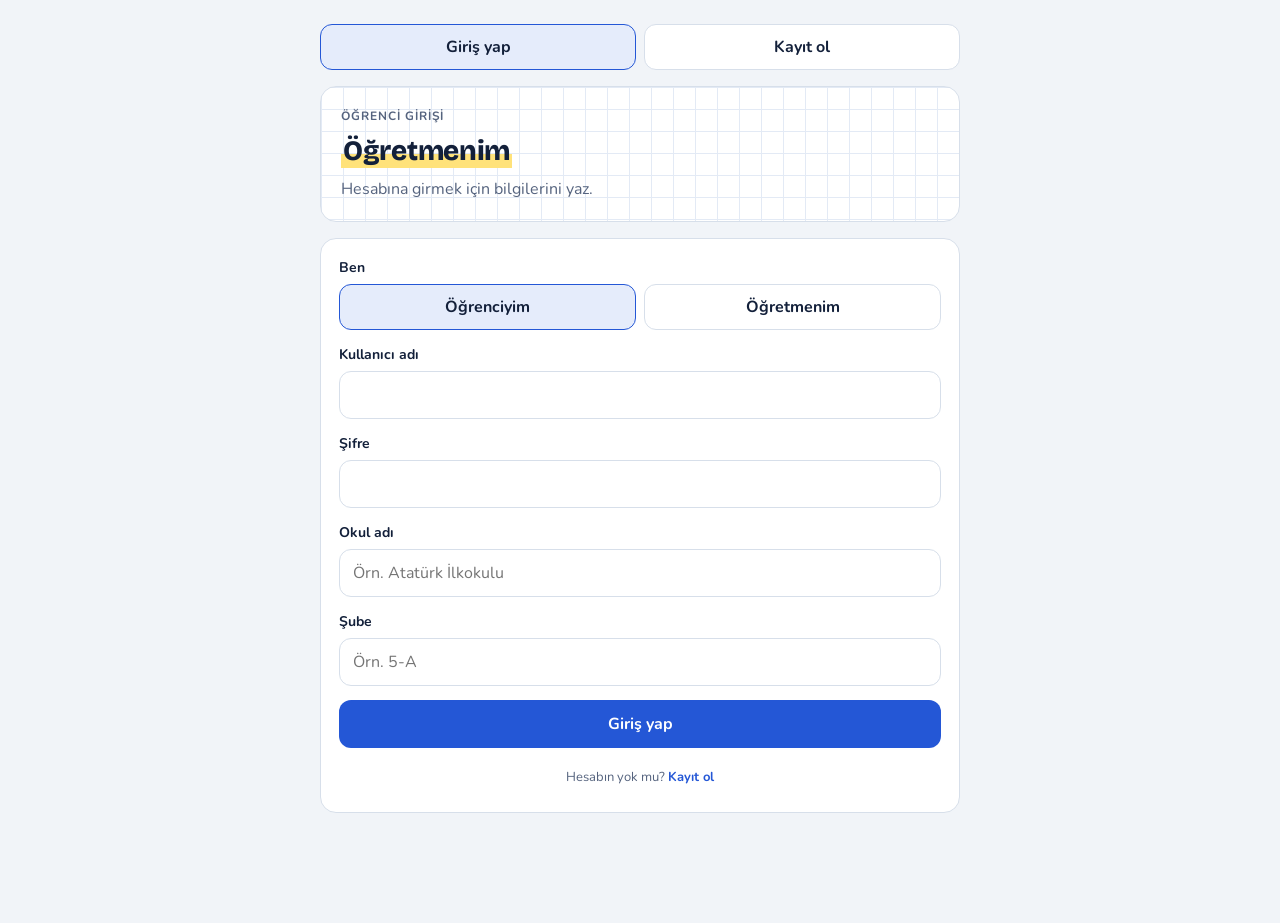
<file: index.html>
<!doctype html>
<html lang="tr">
<head>
<meta charset="utf-8">
<meta name="viewport" content="width=device-width,initial-scale=1,viewport-fit=cover">
<title>Öğretmenim</title>
<link rel="stylesheet" href="https://fonts.googleapis.com/css2?family=Bricolage+Grotesque:opsz,wght@12..96,600;12..96,800&family=Nunito:wght@400;600;700&display=swap">
<link rel="stylesheet" href="css/stil.css">
</head>
<body>
<div id="app"></div>
<button class="fab" id="fab" data-act="hoca" hidden>Öğretmenim'e sor</button>
<script src="js/veri.js"></script>
<script src="js/cekirdek.js"></script>
<script src="js/oyunlar.js"></script>
<script src="js/gorseller.js"></script>
<script src="js/hesaplar.js"></script>
<script src="js/ai-video.js"></script>
<script src="js/gemini.js"></script>
<script src="js/topluluk.js"></script>
<script src="js/baslat.js"></script>
</body>
</html>
</file>
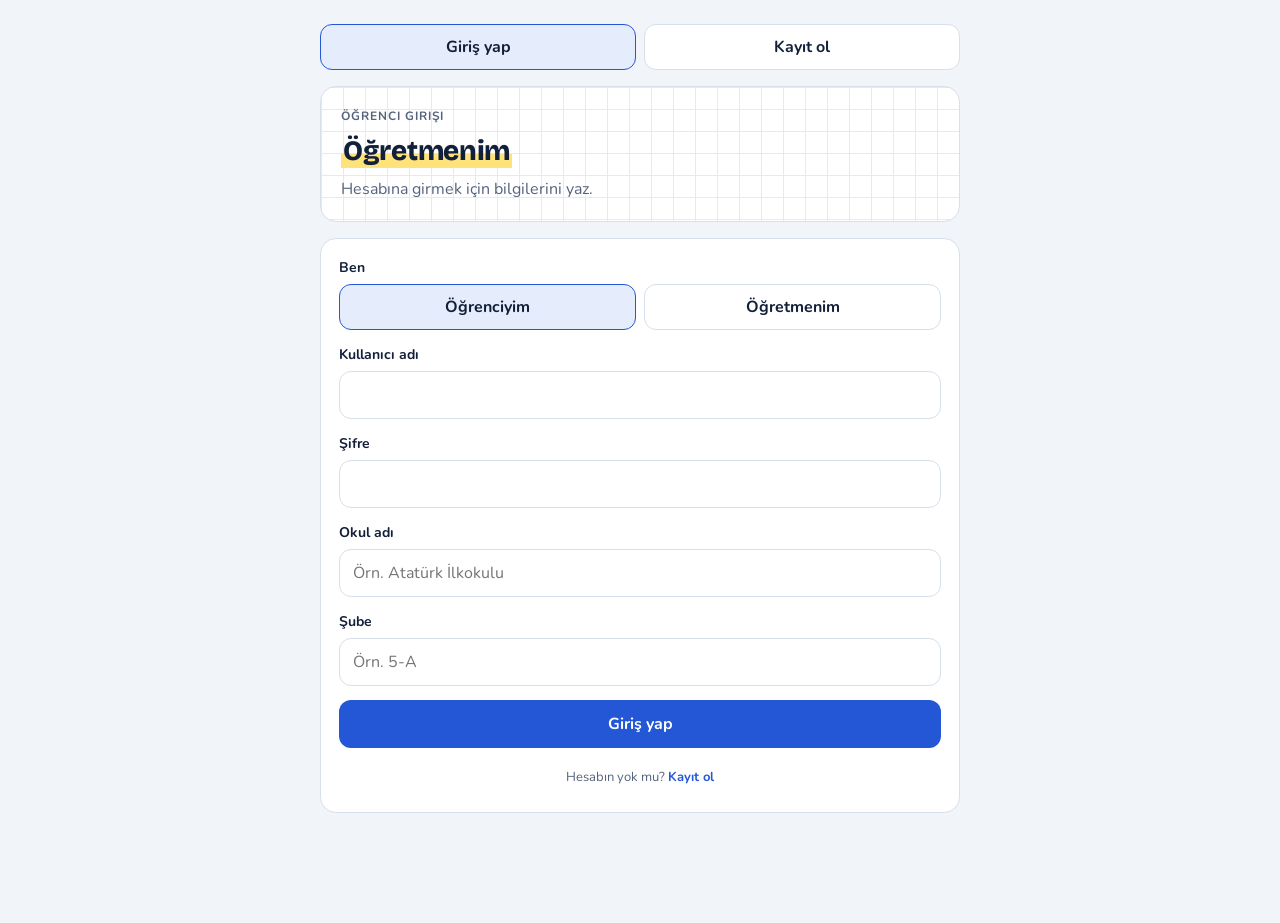
<file: ogretmenim 3.html>
<!doctype html><html><head><meta charset=utf8><meta name=viewport content="width=device-width,initial-scale=1,viewport-fit=cover"><style>:root{color-scheme:light;box-sizing:border-box;padding-top:env(safe-area-inset-top,0px);padding-bottom:env(safe-area-inset-bottom,0px)}html{scroll-padding-top:env(safe-area-inset-top,0px)}body{margin:0;padding:0;font:14px -apple-system,BlinkMacSystemFont,sans-serif;background:#fff;color:#000}img{max-width:100%}[hidden]:not([hidden=until-found i]){display:none!important}</style></head><body>
<title>Öğretmenim</title>
<link rel="stylesheet" href="https://fonts.googleapis.com/css2?family=Bricolage+Grotesque:opsz,wght@12..96,600;12..96,800&family=Nunito:wght@400;600;700&display=swap">
<style>
/* Düzen: defter sayfası hissi. Kareli üst kart, tebeşir sarısı vurgu, video için yeşil okul tahtası. */
:root{
  --bg:#F1F4F8; --card:#FFFFFF; --ink:#13203A; --mute:#55637E; --line:#D7DFEA;
  --accent:#2457D6; --accent-ink:#FFFFFF; --soft:#E5ECFB; --grid:#E3EAF5; --mk:#FFE27A;
  --ok:#14804F; --okbg:#DCF3E7; --bad:#B93434; --badbg:#FBE0E0;
  --board:#163A31; --chalk:#F3F1E4; --frame:#3C4A57;
  --f-display:"Bricolage Grotesque","Trebuchet MS",system-ui,sans-serif;
  --f-body:"Nunito",system-ui,-apple-system,"Segoe UI",sans-serif;
}
@media (prefers-color-scheme:dark){:root:not([data-theme="light"]){
  --bg:#0E1523; --card:#172138; --ink:#E9EFFB; --mute:#9AA9C4; --line:#2A3757;
  --accent:#7FA5FF; --accent-ink:#0E1523; --soft:#1D2B50; --grid:#1F2B47; --mk:#6B5A12;
  --ok:#4CC38A; --okbg:#133A2B; --bad:#FF8585; --badbg:#4A1F26; color-scheme:dark}}
:root[data-theme="dark"]{
  --bg:#0E1523; --card:#172138; --ink:#E9EFFB; --mute:#9AA9C4; --line:#2A3757;
  --accent:#7FA5FF; --accent-ink:#0E1523; --soft:#1D2B50; --grid:#1F2B47; --mk:#6B5A12;
  --ok:#4CC38A; --okbg:#133A2B; --bad:#FF8585; --badbg:#4A1F26; color-scheme:dark}
*{box-sizing:border-box}
body{background:var(--bg);color:var(--ink);font:400 16px/1.5 var(--f-body);padding-inline:16px;padding-block:0 110px}
#app{max-width:640px;margin-inline:auto;display:flex;flex-direction:column;gap:16px;padding-top:12px}
h1,h2,h3{font-family:var(--f-display);margin:0;text-wrap:balance;line-height:1.15;letter-spacing:-.01em}
h1{font-size:28px;font-weight:800} h2{font-size:22px;font-weight:800} h3{font-size:17px;font-weight:600}
p{margin:0}
.mark{background:linear-gradient(transparent 58%,var(--mk) 58%);padding-inline:2px}
.mute{color:var(--mute)} .small{font-size:13px}
.up{font-size:12px;letter-spacing:.08em;text-transform:uppercase;font-weight:700;color:var(--mute)}
button{font:inherit;color:inherit;cursor:pointer}
:focus-visible{outline:3px solid var(--accent);outline-offset:2px}
.top{display:flex;align-items:center;justify-content:space-between;gap:12px;position:sticky;top:env(safe-area-inset-top,0px);background:var(--bg);padding-block:8px;z-index:5}
.brand{font:800 20px var(--f-display)}
.who{border:1px solid var(--line);background:var(--card);border-radius:999px;padding:6px 12px;font-size:13px;font-weight:600;max-width:60%;overflow:hidden;text-overflow:ellipsis;white-space:nowrap}
.back{border:0;background:none;color:var(--accent);font-weight:700;padding:6px 0;align-self:flex-start}
.page{background:var(--card);border:1px solid var(--line);border-radius:16px;padding:18px;display:flex;flex-direction:column;gap:14px}
.paper{background-color:var(--card);background-image:linear-gradient(var(--grid) 1px,transparent 1px),linear-gradient(90deg,var(--grid) 1px,transparent 1px);background-size:22px 22px;border:1px solid var(--line);border-radius:16px;padding:20px;display:flex;flex-direction:column;gap:10px}
.stats{display:flex;gap:10px;flex-wrap:wrap}
.stat{background:var(--card);border:1px solid var(--line);border-radius:10px;padding:6px 12px;font-size:13px;font-weight:700}
.stat b{font-variant-numeric:tabular-nums;font-size:16px}
.tiles{display:grid;grid-template-columns:repeat(2,minmax(0,1fr));gap:12px}
.tile{text-align:left;background:var(--card);border:1px solid var(--line);border-radius:14px;padding:14px;display:flex;flex-direction:column;gap:6px;min-width:0;transition:transform .12s,border-color .12s}
.tile:hover{transform:translateY(-2px);border-color:var(--accent)}
.tile .n{font:800 12px var(--f-display);color:var(--accent);letter-spacing:.06em;text-transform:uppercase}
.tile.wide{grid-column:1/-1;background:var(--accent);color:var(--accent-ink);border-color:var(--accent)}
.tile.wide .n{color:var(--accent-ink);opacity:.85}
.chips{display:flex;flex-wrap:wrap;gap:8px}
.chip{border:1px solid var(--line);background:var(--card);border-radius:999px;padding:6px 13px;font-size:14px;font-weight:600}
.chip[aria-pressed="true"]{background:var(--accent);color:var(--accent-ink);border-color:var(--accent)}
.btn{border:0;background:var(--accent);color:var(--accent-ink);border-radius:12px;padding:12px 18px;font-weight:700;font-size:16px;min-height:46px}
.btn.ghost{background:var(--soft);color:var(--ink)}
.btn:disabled{opacity:.5;cursor:default}
.row{display:flex;gap:10px;flex-wrap:wrap}
.field{display:flex;flex-direction:column;gap:6px}
.field label{font-weight:700;font-size:14px}
input[type=text],input[type=password],select,textarea{font:inherit;color:var(--ink);background:var(--card);border:1.5px solid var(--line);border-radius:12px;padding:11px 13px;width:100%;min-height:46px}
.seg{display:grid;grid-template-columns:repeat(2,minmax(0,1fr));gap:8px}
.seg button{border:1.5px solid var(--line);background:var(--card);border-radius:12px;padding:10px;font-weight:700}
.seg button[aria-pressed="true"]{border-color:var(--accent);background:var(--soft)}
.opt{width:100%;text-align:left;border:1.5px solid var(--line);background:var(--card);border-radius:12px;padding:12px 14px;font-size:16px;font-weight:600}
.opt:hover:not(:disabled){border-color:var(--accent)}
.opt.ok{background:var(--okbg);border-color:var(--ok)} .opt.bad{background:var(--badbg);border-color:var(--bad)}
.opts{display:flex;flex-direction:column;gap:10px}
.fb{border-radius:12px;padding:12px 14px;font-weight:600}
.fb.ok{background:var(--okbg);color:var(--ok)} .fb.bad{background:var(--badbg);color:var(--bad)}
.bar{height:8px;border-radius:99px;background:var(--soft);overflow:hidden}
.bar>i{display:block;height:100%;background:var(--accent);width:0;transition:width .3s linear}
.qtext{font:600 20px/1.35 var(--f-display)}
.mgrid{display:grid;grid-template-columns:repeat(3,minmax(0,1fr));gap:8px}
.mc{min-height:84px;border:1.5px solid var(--line);border-radius:12px;background:var(--accent);color:var(--accent-ink);font:800 26px var(--f-display);padding:6px;display:flex;align-items:center;justify-content:center;text-align:center}
.mc.up2{background:var(--card);color:var(--ink);font:700 13px/1.25 var(--f-body)}
.mc.done{background:var(--okbg);color:var(--ok);border-color:var(--ok);font:700 13px/1.25 var(--f-body)}
.big{font:800 52px var(--f-display);font-variant-numeric:tabular-nums;text-align:center}
.calc{display:flex;gap:10px}
.calc input{font-size:22px;text-align:center}
.note{border:1px solid var(--line);border-radius:12px;padding:14px;display:flex;flex-direction:column;gap:6px;background:var(--card)}
.sym{font:800 22px var(--f-display);color:var(--accent)}
.dl{display:grid;grid-template-columns:minmax(0,1fr);gap:0}
.dl div{display:flex;flex-direction:column;gap:2px;padding:9px 0;border-top:1px solid var(--line)}
.dl dt,.dl b{font-weight:700} .dl span{color:var(--mute);font-size:14px}
.stage{background:var(--board);color:var(--chalk);border:6px solid var(--frame);border-radius:14px;min-height:300px;padding:22px;display:flex;flex-direction:column;align-items:center;justify-content:center;gap:12px;text-align:center}
.stage .s{font:800 64px/1 var(--f-display);color:#FFE27A;animation:pop .45s ease-out}
.stage h3{font-size:24px;animation:rise .5s ease-out}
.stage p{font-size:17px;max-width:46ch;animation:rise .6s ease-out}
@keyframes pop{from{transform:scale(.6);opacity:0}to{transform:none;opacity:1}}
@keyframes rise{from{transform:translateY(8px);opacity:0}to{transform:none;opacity:1}}
.segs{display:flex;gap:4px}.segs i{flex:1;height:6px;border-radius:9px;background:var(--line)}.segs i.on{background:var(--accent)}
.chat{display:flex;flex-direction:column;gap:10px}
.msg{max-width:88%;padding:10px 14px;border-radius:14px;white-space:pre-wrap;overflow-wrap:anywhere}
.msg.u{align-self:flex-end;background:var(--accent);color:var(--accent-ink);border-bottom-right-radius:4px}
.msg.a{align-self:flex-start;background:var(--card);border:1px solid var(--line);border-bottom-left-radius:4px}
.composer{position:sticky;bottom:0;background:var(--bg);padding-block:10px;display:flex;gap:8px}
.fab{position:fixed;right:16px;bottom:calc(16px + env(safe-area-inset-bottom,0px));border:0;background:var(--accent);color:var(--accent-ink);border-radius:999px;padding:13px 20px;font:800 16px var(--f-display);box-shadow:0 6px 18px rgba(20,40,100,.28);z-index:6}
@media (prefers-reduced-motion:reduce){*{animation:none!important;transition:none!important}}
</style>
<div id="app"></div>
<button class="fab" id="fab" data-act="hoca" hidden>Öğretmenim'e sor</button>
<script>
/* Ders verisi: p = konu kartları [başlık, metin, simge], q = test [soru, şıklar, doğru indeks],
   m = mini sözlük [terim, tanım], tf = doğru/yanlış [ifade, doğru mu] */
const DERS = {
ilk: [
{id:"mat",ad:"Matematik",sym:"+",konu:"Toplama, Çıkarma ve Çarpma",
 p:[["Toplama","Toplama, iki sayıyı birleştirip toplam bulmaktır. Toplananların yerini değiştirsek de sonuç aynı kalır: 4 + 7 = 7 + 4 = 11.","+"],
    ["Çarpma","Çarpma, aynı sayıyı tekrar tekrar toplamanın kısa yoludur. 3 × 4, üç kere dört toplamak demektir: 4 + 4 + 4 = 12.","×"],
    ["Çıkarma","Çıkarma, bir sayıdan belli bir miktarı eksiltmektir. Sonucu toplama ile kontrol ederiz: 15 − 6 = 9 ise 9 + 6 = 15 olmalıdır.","−"]],
 q:[["8 + 7 kaçtır?",["14","15","16","13"],1],
    ["6 × 5 kaçtır?",["30","35","25","11"],0],
    ["20 − 8 kaçtır?",["10","11","12","13"],2],
    ["Bir düzinede kaç tane vardır?",["10","12","6","24"],1]],
 m:[["Toplam","Toplama işleminin sonucu"],["Fark","Çıkarma işleminin sonucu"],["Çarpım","Çarpma işleminin sonucu"],["Tek sayı","2'ye tam bölünmeyen sayı"],["Çift sayı","2'ye tam bölünen sayı"],["Sıfır","Hiç olmadığını gösteren sayı"]],
 tf:[["9 tek sayıdır.",true],["12 sayısı 5'e tam bölünür.",false],["5 × 0 = 5",false],["Toplamada sayıların yerini değiştirmek sonucu değiştirmez.",true]]},
{id:"tur",ad:"Türkçe",sym:"Aa",konu:"Sözcük Türleri ve Yazım",
 p:[["İsim (Ad)","Varlıkları ve kavramları karşılayan sözcüklere isim denir. Kalem, masa, Ayşe ve sevgi birer isimdir. Özel isimler büyük harfle başlar.","Aa"],
    ["Sıfat","İsimlerin önüne gelip onları niteleyen sözcüklere sıfat denir. ‘Kırmızı balon’ sözcük grubunda ‘kırmızı’ sıfattır.","A+"],
    ["Fiil (Eylem)","İş, oluş ve durum bildiren sözcüklere fiil denir. Koşmak, yazmak ve gülmek birer fiildir.","→"]],
 q:[["‘Ali okula gitti.’ cümlesinde fiil hangisidir?",["Ali","okula","gitti","cümle"],2],
    ["Özel isimler nasıl yazılır?",["Küçük harfle başlar","Büyük harfle başlar","Hep küçük yazılır","Rakamla yazılır"],1],
    ["Aşağıdakilerden hangisi sıfattır?",["Güzel","Masa","Koşmak","Ankara"],0],
    ["‘Kitap’ sözcüğü kaç hecelidir?",["1","2","3","4"],1]],
 m:[["İsim","Varlıkları karşılayan sözcük"],["Sıfat","İsmi niteleyen sözcük"],["Fiil","İş, oluş, durum bildiren sözcük"],["Zıt anlam","Karşıt anlamlı sözcük (büyük–küçük)"],["Eş anlam","Aynı anlamdaki sözcük (hızlı–çabuk)"],["Hece","Bir solukta çıkan ses grubu"]],
 tf:[["Her hecede en az bir ünlü harf bulunur.",true],["Soru cümlesinin sonuna soru işareti konur.",true],["Türk alfabesinde 29 harf vardır.",true],["‘Gelmek’ sözcüğü bir isimdir.",false]]},
{id:"fen",ad:"Fen Bilimleri",sym:"H₂O",konu:"Canlılar, Madde ve Dünya",
 p:[["Canlıların ortak özellikleri","Canlılar beslenir, solunum yapar, büyür ve çoğalır. Cansız varlıklar bu özellikleri göstermez.","Canlı"],
    ["Maddenin halleri","Madde katı, sıvı ve gaz halinde bulunur. Buz katı, su sıvı, su buharı ise gaz halidir.","H₂O"],
    ["Güneş ve Dünya","Dünya, Güneş'in etrafında bir yılda bir tam tur atar. Kendi ekseni etrafındaki bir turu yaklaşık bir gün sürer; gece ve gündüz böyle oluşur.","☀"]],
 q:[["Su donunca hangi hale geçer?",["Gaz","Katı","Sıvı","Plazma"],1],
    ["Gece ve gündüz neden oluşur?",["Dünya'nın kendi ekseni etrafında dönmesi","Ay'ın Güneş'in etrafında dönmesi","Güneş'in Dünya'nın etrafında dönmesi","Bulutların hareket etmesi"],0],
    ["Hangisi canlıdır?",["Taş","Ağaç","Masa","Makas"],1],
    ["Dünya'nın Güneş etrafında bir turu ne kadar sürer?",["Bir gün","Bir ay","Bir yıl","Bir hafta"],2]],
 m:[["Katı","Şekli ve hacmi sabit olan madde"],["Sıvı","Akışkan, bulunduğu kabın şeklini alan madde"],["Gaz","Bulunduğu her yere yayılan madde"],["Buharlaşma","Sıvının gaza dönüşmesi"],["Donma","Sıvının katıya dönüşmesi"],["Erime","Katının sıvıya dönüşmesi"]],
 tf:[["Buz erirse sıvı hale geçer.",true],["Güneş bir gezegendir.",false],["Bitkiler de canlıdır.",true],["Gaz halindeki maddeler bulundukları kabı doldurur.",true]]},
{id:"ing",ad:"İngilizce",sym:"ABC",konu:"Colors, Numbers and Animals",
 p:[["Colors (Renkler)","Renkler: red (kırmızı), blue (mavi), green (yeşil), yellow (sarı). ‘The sky is blue.’ demek ‘Gökyüzü mavi.’ demektir.","Red"],
    ["Numbers (Sayılar)","Sayılar: one (1), two (2), three (3), four (4), five (5). Oyuncaklarını İngilizce sayarak çalışabilirsin.","123"],
    ["Animals (Hayvanlar)","Hayvanlar: cat (kedi), dog (köpek), bird (kuş), fish (balık). ‘I have a cat.’ ‘Bir kedim var.’ demektir.","Cat"]],
 q:[["‘Dog’ ne demektir?",["Kedi","Köpek","Kuş","Balık"],1],
    ["‘Blue’ hangi renktir?",["Kırmızı","Sarı","Mavi","Yeşil"],2],
    ["‘Three’ kaçtır?",["2","3","4","5"],1],
    ["‘Merhaba’ İngilizce nasıl söylenir?",["Goodbye","Hello","Thanks","Sorry"],1]],
 m:[["Red","Kırmızı"],["Green","Yeşil"],["Cat","Kedi"],["Bird","Kuş"],["Five","Beş"],["Thank you","Teşekkür ederim"]],
 tf:[["‘Yellow’ sarı demektir.",true],["‘Fish’ kuş demektir.",false],["‘Good morning’ günaydın demektir.",true],["‘Two’ dört demektir.",false]]}
],
orta: [
{id:"mat",ad:"Matematik",sym:"%",konu:"Kesirler, Yüzdeler ve Oran",
 p:[["Kesirler","Kesir, bütünün eşit parçalarından kaçının alındığını gösterir. 3/4'te payda bütünün 4 eşit parçaya bölündüğünü, pay ise 3 parçanın alındığını belirtir.","¾"],
    ["Yüzde","Yüzde, bir niceliğin 100 birimde kaç birim olduğunu gösterir. %25 = 25/100 = 1/4'tür. 80'in %25'i 80 × 25 / 100 = 20'dir.","%"],
    ["Oran","İki niceliğin bölümle karşılaştırılmasına oran denir. 12 elma ile 4 armut varsa elmanın armuta oranı 12/4 = 3'tür.","a:b"]],
 q:[["3/4 sayısının ondalık gösterimi nedir?",["0,25","0,5","0,75","0,34"],2],
    ["200'ün %15'i kaçtır?",["15","20","30","40"],2],
    ["2/5 + 1/5 işleminin sonucu kaçtır?",["3/10","3/5","2/5","1/5"],1],
    ["(−3) + 8 işleminin sonucu kaçtır?",["−11","−5","5","11"],2]],
 m:[["Pay","Kesrin üstündeki sayı"],["Payda","Kesrin altındaki, bütünün kaç parçaya bölündüğünü gösteren sayı"],["Oran","İki niceliğin bölümle karşılaştırılması"],["Yüzde","100'de kaç olduğunu gösteren oran"],["Tam sayılar","Negatif sayıları, sıfırı ve pozitif sayıları kapsayan küme"],["Asal sayı","1 ve kendisinden başka böleni olmayan sayı"]],
 tf:[["Payı aynı olan kesirlerde payda büyüdükçe kesir küçülür.",true],["7 asal bir sayıdır.",true],["%50, yarım demektir.",true],["−5, −2'den büyüktür.",false]]},
{id:"tur",ad:"Türkçe",sym:"Y",konu:"Cümlenin Ögeleri ve Anlam",
 p:[["Yüklem","Cümlede iş, oluş ya da durum bildiren ögeye yüklem denir. Genellikle cümlenin sonunda yer alır. ‘Çocuklar bahçede oynadı.’ cümlesinde yüklem ‘oynadı’dır.","Y"],
    ["Özne","Yüklemi yapan varlığı bulmak için yükleme ‘Kim?’ veya ‘Ne?’ sorusunu sorarız. ‘Kuş ağaca kondu.’ cümlesinde özne ‘kuş’tur.","Kim?"],
    ["Nesne","Yüklemden etkilenen ögeye nesne denir. ‘Ali kitabı okudu.’ cümlesinde ‘Ne okudu?’ sorusunun cevabı olan ‘kitabı’ nesnedir.","Ne?"]],
 q:[["‘Ayşe mektubu yazdı.’ cümlesinin yüklemi hangisidir?",["Ayşe","mektubu","yazdı","cümle"],2],
    ["Özneyi bulmak için yükleme hangi soru sorulur?",["Kim? / Ne?","Nereye?","Nasıl?","Ne zaman?"],0],
    ["Soru cümlesinin sonuna hangi işaret konur?",["Nokta","Soru işareti","Ünlem","Virgül"],1],
    ["‘Çocuklar parkta oynadı.’ cümlesinde ‘parkta’ hangi ögedir?",["Özne","Yüklem","Nesne","Dolaylı tümleç"],3]],
 m:[["Yüklem","İş, oluş veya durum bildiren öge"],["Özne","Yüklemi yapan varlık"],["Nesne","Yüklemden etkilenen öge"],["Deyim","Kalıplaşmış, çoğunlukla mecaz anlamlı söz"],["Atasözü","Uzun deneyimlerden çıkmış öğüt veren kalıp söz"],["Mecaz anlam","Sözcüğün gerçek anlamı dışında kullanılması"]],
 tf:[["Yüklem genellikle cümlenin sonunda bulunur.",true],["‘Göz göre göre’ bir atasözüdür.",false],["Özel isimlerin ilk harfi büyük yazılır.",true],["Her cümlede mutlaka nesne bulunur.",false]]},
{id:"fen",ad:"Fen Bilimleri",sym:"N",konu:"Kuvvet, Hücre ve Hız",
 p:[["Kuvvet","Kuvvet, cisimlerin hareketini, yönünü veya şeklini değiştirebilen etkidir. Birimi Newton'dur (N). Dinamometre ile ölçülür.","N"],
    ["Hücre","Hücre, canlıların yapı ve görev birimidir. Hayvan ve bitki hücrelerinde zar, sitoplazma ve çekirdek bulunur; hücre duvarı ve kloroplast yalnızca bitki hücresindedir.","Hücre"],
    ["Hız","Hız, birim zamanda alınan yoldur: hız = yol / zaman. 100 km yolu 2 saatte alan aracın ortalama hızı 50 km/sa'tir.","v=x/t"]],
 q:[["Kuvvetin birimi hangisidir?",["Joule","Newton","Watt","Metre"],1],
    ["Yalnızca bitki hücresinde bulunan yapı hangisidir?",["Çekirdek","Hücre zarı","Kloroplast","Sitoplazma"],2],
    ["120 km yolu 2 saatte alan aracın ortalama hızı kaç km/sa'tir?",["40","60","80","240"],1],
    ["Güneş Sistemi'ndeki en büyük gezegen hangisidir?",["Dünya","Mars","Jüpiter","Venüs"],2]],
 m:[["Newton","Kuvvet birimi"],["Dinamometre","Kuvvet ölçen alet"],["Çekirdek","Hücrenin yönetim merkezi"],["Kloroplast","Bitkilerde fotosentez yapılan organel"],["Hız","Birim zamanda alınan yol"],["Fotosentez","Bitkilerin ışıkla besin üretmesi"]],
 tf:[["Hayvan hücresinde hücre duvarı bulunur.",false],["Sürtünme kuvveti hareketli cisimleri yavaşlatabilir.",true],["Güneş, Güneş Sistemi'nin merkezindeki yıldızdır.",true],["Hız = yol × zaman'dır.",false]]},
{id:"sos",ad:"Sosyal Bilgiler",sym:"1923",konu:"Cumhuriyet ve Harita Bilgisi",
 p:[["Cumhuriyetin ilanı","Türkiye Cumhuriyeti 29 Ekim 1923'te ilan edildi. İlk cumhurbaşkanı Mustafa Kemal Atatürk oldu.","1923"],
    ["Başkent","Türkiye'nin başkenti Ankara'dır. Ankara, 13 Ekim 1923'te başkent ilan edildi.","Ankara"],
    ["Harita bilgisi","Haritalarda yönleri bulmak için kuzey, güney, doğu ve batı kullanılır. Ölçek, haritadaki uzaklığın gerçekte kaç birim olduğunu gösterir.","N"]],
 q:[["Cumhuriyet hangi tarihte ilan edilmiştir?",["23 Nisan 1920","29 Ekim 1923","30 Ağustos 1922","10 Kasım 1938"],1],
    ["Türkiye'nin başkenti neresidir?",["İstanbul","İzmir","Ankara","Bursa"],2],
    ["Haritada ölçek neyi gösterir?",["Yönleri","Gerçek uzaklığın küçültülme oranını","İklimi","Nüfusu"],1],
    ["Türkiye hangi kıtalar üzerinde yer alır?",["Yalnızca Avrupa","Asya ve Avrupa","Afrika ve Asya","Yalnızca Asya"],1]],
 m:[["Cumhuriyet","Halkın seçtiği yöneticilerle yönetilen rejim"],["Ankara","Türkiye'nin başkenti"],["Ölçek","Haritanın küçültme oranı"],["Kuzey","Pusulada yukarıyı gösteren yön"],["Harita","Yeryüzünün küçültülerek çizilmiş hali"],["Anayasa","Devletin temel kurallarını belirleyen yasa"]],
 tf:[["Cumhuriyet 29 Ekim 1923'te ilan edildi.",true],["Türkiye'nin başkenti İstanbul'dur.",false],["Güney yönü haritada genellikle aşağıdadır.",true],["Türkiye'nin üç tarafı denizlerle çevrilidir.",true]]}
]
};
DERS.lise = [
{id:"mat",ad:"Matematik",sym:"f(x)",konu:"Fonksiyonlar ve İkinci Dereceden Denklemler",
 p:[["Fonksiyon","Fonksiyon, bir kümenin her elemanını diğer kümenin yalnızca bir elemanıyla eşleyen kuraldır. f(x) = 2x + 1 için f(3) = 7 olur.","f(x)"],
    ["Diskriminant","ax² + bx + c = 0 denkleminde Δ = b² − 4ac değeri kök sayısını belirler. Δ > 0 ise iki farklı gerçek kök, Δ = 0 ise çift kök, Δ < 0 ise gerçek kök yoktur.","Δ"],
    ["Kökler toplamı ve çarpımı","ax² + bx + c = 0 denkleminin kökleri x₁ ve x₂ ise x₁ + x₂ = −b/a ve x₁ · x₂ = c/a olur.","x₁+x₂"]],
 q:[["f(x) = 3x − 2 ise f(4) kaçtır?",["10","12","14","2"],0],
    ["x² − 5x + 6 = 0 denkleminin kökleri hangisidir?",["1 ve 6","2 ve 3","−2 ve −3","5 ve 6"],1],
    ["x² + 4x + 4 = 0 denkleminin diskriminantı (Δ) kaçtır?",["0","4","8","16"],0],
    ["log₂ 8 kaçtır?",["2","3","4","8"],1]],
 m:[["Fonksiyon","Her elemanı tek bir elemanla eşleyen kural"],["Diskriminant","b² − 4ac ifadesi"],["Kök","Denklemi sağlayan değer"],["Tanım kümesi","x'in alabileceği değerler"],["Değer kümesi","Fonksiyonun aldığı y değerleri"],["Logaritma","Üstel işlemin tersi"]],
 tf:[["Δ < 0 ise denklemin gerçek kökü yoktur.",true],["log₁₀ 100 = 2'dir.",true],["f(x) = x² her x için negatif değer alır.",false],["En küçük asal sayı 1'dir.",false]]},
{id:"fiz",ad:"Fizik",sym:"F=ma",konu:"Newton'un Hareket Yasaları",
 p:[["Eylemsizlik","Newton'un 1. yasası: Net kuvvet sıfırsa cisim durumunu korur. Duruyorsa durur, hareket ediyorsa sabit hızla doğrusal gitmeye devam eder.","F=0"],
    ["Temel prensip","Newton'un 2. yasası: F = m · a. 2 kg'lık cisme 6 N net kuvvet uygulanırsa ivmesi 3 m/s² olur.","F=ma"],
    ["Etki–tepki","Newton'un 3. yasası: Her etkiye aynı büyüklükte ve zıt yönde bir tepki vardır. Bu kuvvetler farklı cisimlere etki eder.","⇄"]],
 q:[["F = m·a formülünde ‘a’ neyi gösterir?",["Alan","İvme","Hız","Yol"],1],
    ["5 kg kütleli cisme 20 N net kuvvet etki ederse ivmesi kaç m/s² olur?",["2","4","10","100"],1],
    ["Aşağıdakilerden hangisi kuvvet birimidir?",["Joule","Watt","Newton","Pascal"],2],
    ["Havasız ortamda serbest bırakılan tüy ve taş için hangisi doğrudur?",["Taş daha hızlı düşer","Tüy daha hızlı düşer","İkisi de aynı ivmeyle düşer","İkisi de düşmez"],2]],
 m:[["İvme","Hızın zamanla değişimi"],["Kütle","Cismin madde miktarı (kg)"],["Ağırlık","Cisme etki eden yer çekimi kuvveti"],["Eylemsizlik","Cismin durumunu koruma eğilimi"],["Newton","Kuvvet birimi"],["Sürtünme","Temas yüzeylerinde harekete karşı koyan kuvvet"]],
 tf:[["Ağırlık ve kütle aynı kavramdır.",false],["Net kuvvet sıfırsa cismin hızı değişmez.",true],["Yer yüzeyinde yer çekimi ivmesi yaklaşık 9,8 m/s²'dir.",true],["Etki ve tepki kuvvetleri aynı cisme etki eder.",false]]},
{id:"kim",ad:"Kimya",sym:"pH",konu:"Atom, Periyodik Tablo ve Asit-Baz",
 p:[["Atomun yapısı","Atom; çekirdekteki proton ve nötronlardan, çekirdeğin çevresindeki elektronlardan oluşur. Proton sayısı elementin atom numarasını belirler.","p⁺"],
    ["Periyodik tablo","Elementler atom numarasına göre dizilir. Dikey sütunlara grup, yatay sıralara periyot denir. Aynı gruptaki elementlerin kimyasal özellikleri benzerdir.","Na"],
    ["Asit ve baz","pH, çözeltinin asitlik düzeyini gösterir. pH 7'den küçükse asidik, 7'ye eşitse nötr, 7'den büyükse baziktir.","pH"]],
 q:[["Nötr bir atomda proton sayısı neye eşittir?",["Nötron sayısı","Elektron sayısı","Kütle numarası","Periyot numarası"],1],
    ["pH değeri 3 olan çözelti nasıldır?",["Bazik","Nötr","Asidik","Tuzlu"],2],
    ["Suyun kimyasal formülü nedir?",["CO₂","H₂O","O₂","NaCl"],1],
    ["Periyodik tabloda yatay sıralara ne denir?",["Grup","Periyot","Sınıf","Blok"],1]],
 m:[["Proton","Çekirdekteki pozitif yüklü parçacık"],["Elektron","Çekirdek çevresindeki negatif yüklü parçacık"],["Nötron","Yüksüz parçacık"],["İyon","Elektron alıp vermiş yüklü atom"],["Asit","pH değeri 7'den küçük çözelti"],["Baz","pH değeri 7'den büyük çözelti"]],
 tf:[["Nötronlar pozitif yüklüdür.",false],["Sofra tuzunun formülü NaCl'dir.",true],["pH 7 olan çözelti nötrdür.",true],["Atom numarası, atomdaki nötron sayısını gösterir.",false]]},
{id:"biy",ad:"Biyoloji",sym:"DNA",konu:"Hücre ve Kalıtım",
 p:[["Mitokondri","Mitokondri hücrenin enerji santralidir. Hücresel solunumla besinlerden ATP üretir.","ATP"],
    ["DNA","DNA, kalıtsal bilgiyi taşıyan çift sarmal yapılı moleküldür. Dört baz içerir: adenin, timin, guanin ve sitozin.","DNA"],
    ["Mendel ve kalıtım","Mendel, bezelye bitkileriyle yaptığı çaprazlamalarla baskın ve çekinik karakter ilkelerini ortaya koydu. Baskın gen varsa baskın özellik görülür.","Aa"]],
 q:[["Hücrede ATP üretiminin büyük kısmı hangi organelde olur?",["Ribozom","Mitokondri","Golgi","Lizozom"],1],
    ["Fotosentez hangi organelde gerçekleşir?",["Mitokondri","Kloroplast","Çekirdek","Ribozom"],1],
    ["DNA'da bulunan bazlardan hangisi RNA'da bulunmaz?",["Adenin","Guanin","Timin","Sitozin"],2],
    ["Aa × Aa çaprazlamasında yavruların aa olma olasılığı kaçtır?",["%0","%25","%50","%75"],1]],
 m:[["Mitokondri","Enerji üreten organel"],["Kloroplast","Fotosentez organeli"],["Ribozom","Protein sentezleyen yapı"],["Çekirdek","Kalıtım materyalini içeren yapı"],["Gen","DNA'nın kalıtsal bilgi taşıyan bölümü"],["Enzim","Tepkimeleri hızlandıran protein"]],
 tf:[["Prokaryot hücrelerde gerçek çekirdek bulunmaz.",true],["Ribozomlar protein sentezi yapar.",true],["DNA'da urasil bazı bulunur.",false],["Bütün enzimler karbonhidrattır.",false]]},
{id:"edb",ad:"Edebiyat",sym:"Ed",konu:"Edebi Türler ve Söz Sanatları",
 p:[["Nazım ve nesir","Edebi eserler nazım (şiir) ve nesir (düzyazı) olarak ikiye ayrılır. Roman, hikâye, tiyatro ve deneme nesir türleridir.","Ed"],
    ["Benzetme","Benzetme, aralarında ilgi bulunan iki şeyden zayıf olanı güçlü olana benzetmektir. ‘Aslan gibi çocuk’ ifadesinde güç yönünden benzetme vardır.","gibi"],
    ["Kişileştirme","İnsan dışı varlıklara insana özgü özellikler vermeye kişileştirme (teşhis) denir. ‘Rüzgâr fısıldadı.’ cümlesinde rüzgâr insan gibi konuşturulmuştur.","teşhis"]],
 q:[["‘Çiçekler gülümsedi.’ cümlesinde hangi söz sanatı vardır?",["Abartma","Kişileştirme","Zıtlık","Aliterasyon"],1],
    ["Aşağıdakilerden hangisi bir nesir türüdür?",["Gazel","Mersiye","Roman","Koşma"],2],
    ["Yunus Emre hangi edebiyat geleneğinin önemli temsilcisidir?",["Divan","Tasavvuf (halk)","Tanzimat","Servetifünun"],1],
    ["‘Safahat’ adlı eser kime aittir?",["Namık Kemal","Mehmet Âkif Ersoy","Tevfik Fikret","Ziya Gökalp"],1]],
 m:[["Benzetme","İki şey arasında ilgi kurma"],["Kişileştirme","İnsan dışı varlığa insan özelliği verme"],["Mübalağa","Abartma sanatı"],["Roman","Uzun, kurgusal nesir türü"],["Şiir","Duygu ve hayalin ölçülü, ahenkli anlatımı"],["Deneme","Kişisel düşüncelerin kesin hüküm vermeden yazılması"]],
 tf:[["Gazel, divan edebiyatı nazım şeklidir.",true],["Roman bir nazım türüdür.",false],["Tiyatro eserleri sahnelenmek üzere yazılır.",true],["Mübalağa, bir şeyi olduğundan fazla ya da az göstermektir.",true]]}
];
DERS.uni = [
{id:"alg",ad:"Algoritma",sym:"O(n)",konu:"Algoritma Temelleri",
 p:[["Algoritma","Algoritma, bir problemi çözmek için izlenen sonlu ve açık adımlar dizisidir. İyi bir algoritma doğru, sonlu ve verimli olmalıdır.","algo"],
    ["Karmaşıklık","Big-O gösterimi, girdi büyüdükçe bir algoritmanın nasıl yavaşladığını anlatır. Doğrusal arama O(n), ikili arama O(log n) karmaşıklığındadır.","O(n)"],
    ["Veri yapıları","Yığın (stack) son giren ilk çıkar (LIFO), kuyruk (queue) ilk giren ilk çıkar (FIFO) ilkesiyle çalışır.","LIFO"]],
 q:[["İkili arama (binary search) için dizinin hangi özelliği gerekir?",["Sıralı olması","Tek elemanlı olması","Negatif sayı içermesi","Çift uzunlukta olması"],0],
    ["İkili aramanın zaman karmaşıklığı nedir?",["O(1)","O(log n)","O(n)","O(n²)"],1],
    ["Kuyruk (queue) hangi ilkeyle çalışır?",["LIFO","FIFO","Rastgele","Sıralı"],1],
    ["İkilik tabanda 1010 sayısı onluk tabanda kaçtır?",["8","10","12","14"],1]],
 m:[["Algoritma","Sonlu adımlı çözüm yöntemi"],["Döngü","Bir işlemin tekrarlanması"],["Değişken","Veriyi bellekte tutan adlandırılmış alan"],["Özyineleme","Bir fonksiyonun kendini çağırması"],["Yığın","LIFO çalışan veri yapısı"],["Hata ayıklama","Programdaki hataları bulup giderme"]],
 tf:[["O(n²) karmaşıklık O(n)'den daha hızlı büyür.",true],["Özyinelemeli fonksiyonda bir bitiş koşulu bulunmalıdır.",true],["Yığın veri yapısı FIFO çalışır.",false],["Derleyici, kaynak kodu makine koduna çevirir.",true]]},
{id:"eko",ad:"Ekonomi",sym:"D/S",konu:"Arz, Talep ve Enflasyon",
 p:[["Talep yasası","Diğer koşullar sabitken bir malın fiyatı arttıkça talep edilen miktar azalır. Talep eğrisi bu yüzden aşağı doğru eğimlidir.","D"],
    ["Arz yasası","Diğer koşullar sabitken fiyat arttıkça üreticilerin arz ettiği miktar artar. Arz ve talep eğrilerinin kesiştiği nokta denge fiyatını verir.","S"],
    ["Enflasyon","Enflasyon, genel fiyat düzeyindeki sürekli artıştır ve paranın satın alma gücünü düşürür. Türkiye'de TÜİK tüketici fiyat endeksiyle (TÜFE) ölçer.","TÜFE"]],
 q:[["Fiyat artınca talep edilen miktar genellikle ne olur?",["Artar","Azalır","Değişmez","Sıfır olur"],1],
    ["Arz ve talebin kesiştiği noktada ne belirlenir?",["Vergi","Denge fiyatı","Faiz","İthalat"],1],
    ["Enflasyon neyi ifade eder?",["Genel fiyat düzeyinde sürekli artış","Fiyatların düşmesi","İşsizlik oranı","Dış ticaret açığı"],0],
    ["GSYH neyi ölçer?",["Bir ülkede bir yılda üretilen nihai mal ve hizmetlerin toplam değerini","Devlet borcunu","Yalnızca ihracatı","Hane halkı tasarrufunu"],0]],
 m:[["Arz","Satıcıların sunduğu miktar"],["Talep","Alıcıların satın almak istediği miktar"],["Enflasyon","Genel fiyat artışı"],["Deflasyon","Genel fiyat düşüşü"],["GSYH","Yurt içinde üretilen toplam değer"],["Fırsat maliyeti","Vazgeçilen en iyi alternatifin değeri"]],
 tf:[["Denge fiyatında arz ve talep miktarı eşittir.",true],["Enflasyon paranın satın alma gücünü artırır.",false],["Fırsat maliyeti yalnızca para harcanırsa oluşur.",false],["Talep eğrisi genellikle aşağı eğimlidir.",true]]},
{id:"ist",ad:"İstatistik",sym:"σ",konu:"Ortalama, Medyan ve Standart Sapma",
 p:[["Ortalama","Aritmetik ortalama, değerlerin toplamının değer sayısına bölünmesiyle bulunur. 2, 4, 9 için ortalama 15/3 = 5'tir.","x̄"],
    ["Medyan","Medyan, sıralanmış verinin ortasındaki değerdir ve uç değerlerden ortalamadan daha az etkilenir. Çift sayıda veri varsa ortadaki iki değerin ortalaması alınır.","Med"],
    ["Standart sapma","Standart sapma, verilerin ortalamadan ne kadar dağıldığını gösterir. Küçükse veriler ortalamaya yakın, büyükse dağınıktır.","σ"]],
 q:[["3, 5, 7, 9, 11 verisinin ortalaması kaçtır?",["5","7","8","9"],1],
    ["1, 3, 3, 6, 7, 8, 9 verisinin medyanı kaçtır?",["3","6","5","7"],1],
    ["Standart sapma neyi ölçer?",["Merkezi eğilimi","Dağılımı (yayılımı)","Veri sayısını","En büyük değeri"],1],
    ["Bir veri setinde en çok tekrar eden değere ne denir?",["Medyan","Mod","Ortalama","Aralık"],1]],
 m:[["Ortalama","Toplamın veri sayısına bölümü"],["Medyan","Sıralı verinin ortadaki değeri"],["Mod","En sık tekrarlanan değer"],["Varyans","Standart sapmanın karesi"],["Hipotez","Sınanan varsayım"],["Örneklem","Evrenden seçilen alt küme"]],
 tf:[["Medyan, uç değerlerden ortalamadan daha az etkilenir.",true],["Varyans negatif olabilir.",false],["Standart sapma varyansın karekökü.",true],["Mod her veri setinde tektir.",false]]},
{id:"aka",ad:"Akademik Yazım",sym:"APA",konu:"Kaynak Gösterme ve Bilimsel Yazım",
 p:[["Alıntı ve intihal","Başkasının fikrini veya cümlesini kaynak göstermeden kullanmak intihaldir. Doğrudan alıntı tırnak içinde, dolaylı alıntı kendi cümlelerinle yazılır; ikisinde de kaynak gösterilir.","“ ”"],
    ["Kaynakça","Kaynakça, metinde atıf yapılan tüm kaynakların ayrıntılarını verir. APA, MLA ve Chicago gibi biçimler vardır; bölümünüzün istediğini tutarlı kullanın.","APA"],
    ["Makale yapısı","Bilimsel makale genellikle özet, giriş, yöntem, bulgular, tartışma ve sonuç bölümlerinden oluşur. Her bölümün görevi farklıdır.","IMRaD"]],
 q:[["Başkasının fikrini kaynak göstermeden kullanmaya ne denir?",["Atıf","İntihal","Parafraz","Özet"],1],
    ["APA hangi alanlarda sık kullanılan bir atıf biçimidir?",["Sosyal bilimler ve psikoloji","Yalnızca matematik","Yalnızca edebiyat","Yalnızca hukuk"],0],
    ["Araştırmanın nasıl yapıldığı bilimsel makalenin hangi bölümünde anlatılır?",["Özet","Yöntem","Sonuç","Kaynakça"],1],
    ["Doğrudan alıntı nasıl gösterilir?",["Tırnak içinde ve kaynakla","Kalın yazıyla","Dipnotsuz","Kaynak göstermeden"],0]],
 m:[["İntihal","Kaynak göstermeden başkasının işini kullanma"],["Atıf","Metinde kaynağa gönderme yapma"],["Kaynakça","Kullanılan kaynakların listesi"],["Özet","Çalışmanın kısa tanıtımı"],["Hipotez","Sınanacak varsayım"],["Parafraz","Bir fikri kendi cümlelerinle yeniden ifade etme"]],
 tf:[["Dolaylı alıntıda kaynak göstermek gerekmez.",false],["Kaynakça biçimi metin boyunca tutarlı olmalıdır.",true],["Özet bölümü makalenin sonuna yazılmak zorundadır.",false],["Güvenilir kaynak olarak hakemli dergiler tercih edilir.",true]]}
];
const GENEL = {
ilk:[["Bir yılda kaç mevsim vardır?",["3","4","5","6"],1],["Dünya'nın uydusu hangisidir?",["Güneş","Ay","Mars","Venüs"],1],["Hangisi bir meyvedir?",["Havuç","Elma","Patlıcan","Pırasa"],1],["Gökkuşağında kaç renk vardır?",["5","6","7","8"],2],["Arılar ne üretir?",["Süt","Bal","Yumurta","Yün"],1],["Türkiye'nin başkenti neresidir?",["İstanbul","Ankara","İzmir","Konya"],1]],
orta:[["Türkiye'nin en yüksek dağı hangisidir?",["Erciyes","Ağrı Dağı","Uludağ","Kaçkar"],1],["Dünyanın en büyük okyanusu hangisidir?",["Atlas","Hint","Büyük (Pasifik)","Arktik"],2],["Işık hızı yaklaşık kaç km/sn'dir?",["3.000","30.000","300.000","3.000.000"],2],["İstanbul'u fetheden padişah kimdir?",["Yavuz Sultan Selim","Fatih Sultan Mehmet","Kanuni Sultan Süleyman","II. Abdülhamid"],1],["Periyodik tabloda O sembolü hangi elementi gösterir?",["Altın","Oksijen","Osmiyum","Gümüş"],1],["Bir üçgenin iç açıları toplamı kaç derecedir?",["90","180","270","360"],1]],
lise:[["Birleşmiş Milletler hangi yıl kuruldu?",["1919","1945","1960","1991"],1],["‘Suç ve Ceza’ romanının yazarı kimdir?",["Tolstoy","Dostoyevski","Çehov","Gogol"],1],["DNA'nın çift sarmal yapısını açıklayan bilim insanları kimlerdir?",["Watson ve Crick","Mendel ve Darwin","Pasteur ve Koch","Curie ve Bohr"],0],["Osmanlı Devleti geleneksel olarak hangi yıl kuruldu kabul edilir?",["1071","1299","1453","1520"],1],["Fransız Devrimi hangi yıl başladı?",["1689","1789","1848","1917"],1],["Ana dil olarak en çok konuşulan dil hangisidir?",["İngilizce","İspanyolca","Mandarin Çincesi","Hintçe"],2]],
uni:[["İklim değişikliğine karşı 2015'te kabul edilen küresel anlaşma hangisidir?",["Kyoto","Paris Anlaşması","Montreal","Helsinki"],1],["Yapay zekâda ‘LLM’ kısaltması neyi ifade eder?",["Büyük dil modeli","Düşük seviyeli makine","Yerel liste yönetimi","Sıralı öğrenme"],0],["Adam Smith'in ünlü eseri hangisidir?",["Kapital","Milletlerin Zenginliği","Genel Teori","Leviathan"],1],["Heisenberg'in adıyla anılan ilke neyle ilgilidir?",["Belirsizlik","Görelilik","Kütle korunumu","Entropi"],0],["TCP/IP neyin protokol ailesidir?",["Ağ iletişimi","Ses sıkıştırma","Bellek yönetimi","Yazı tipleri"],0],["Normal dağılımın grafiği hangi şekle benzer?",["Çan eğrisi","Parabol","Doğru","Spiral"],0]]
};
/* Din Kültürü ve Ahlak Bilgisi ile Kur'an-ı Kerim dersleri.
   Ünite ve tema başlıkları MEB Türkiye Yüzyılı Maarif Modeli öğretim programlarından alınmıştır.
   `s`: sınıfa göre içerik, `only`: dersin görüneceği sınıflar, `kaynak`: ekranda gösterilen not. */
const KAY_DKAB = "Kaynak: MEB Türkiye Yüzyılı Maarif Modeli, Din Kültürü ve Ahlak Bilgisi Dersi Öğretim Programı (4-8. sınıf) ünite başlıkları. Konu anlatımları kısa özettir; ayrıntı için ders kitabına bak.";
const KAY_KUR = "Kaynak: MEB Türkiye Yüzyılı Maarif Modeli, Kur'an-ı Kerim Dersi Öğretim Programı tema başlıkları. Okuma ve ezber için mutlaka öğretmenin ve Diyanet onaylı mushafla birlikte çalış.";
const KAY_KUR2 = KAY_KUR + " Bu sınıf düzeyinin ayrıntılı konu listesine ulaşılamadığı için içerik genel okuma ve tecvit bilgisidir; sınıf kitabıyla birlikte kullan.";

const DKAB4 = {konu:"Allah Sevgisi, Peygamber Sevgisi ve Ahlaki Değerler", kaynak:KAY_DKAB,
 p:[["Allah temiz olmamı ister","Dinimiz temizliğe önem verir. Ellerimizi yıkamak, dişlerimizi fırçalamak ve çevremizi temiz tutmak güzel davranışlardır. Allah'ın verdiği nimetlere şükretmek ve sağlıklı beslenmek de bu davranışlardandır.","Temiz"],
    ["Allah'ı tanıyorum","Allah birdir ve her şeyi yaratandır. Bizi sever ve bize nimetler verir. Dua, Allah'tan bir şey istemek ve ona yönelmektir. Kelime-i tevhid 'Lâ ilâhe illallâh' (Allah'tan başka ilah yoktur) anlamına gelir.","1"],
    ["Peygamberlerin sevgisi","Peygamberler Allah'ın insanlara doğru yolu göstermek için seçtiği örnek insanlardır. Hz. Muhammed son peygamberdir. Doğru sözlü ve güvenilir olmak onun örnek davranışlarındandır.","♥"],
    ["Ahlaki değerlerimiz, haklar ve sorumluluklar","Doğruluk, dürüstlük, saygı, yardımlaşma ve sorumluluk güzel ahlaki değerlerdir. Herkesin hakları vardır; başkalarının haklarına saygı göstermek ve üzerimize düşen görevleri yapmak sorumluluğumuzdur.","Değer"]],
 q:[["Allah'ın verdiği nimetler karşısında nasıl davranmalıyız?",["Şükretmeliyiz","Boşa harcamalıyız","Önemsememeliyiz","Başkalarından saklamalıyız"],0],
    ["Son peygamber kimdir?",["Hz. İbrahim","Hz. Musa","Hz. Muhammed","Hz. Nuh"],2],
    ["Aşağıdakilerden hangisi temizlikle ilgili güzel bir davranıştır?",["Ellerimizi yıkamak","Çevreyi kirletmek","Çöpleri yere atmak","Temizliği ertelemek"],0],
    ["Dua etmek ne demektir?",["Allah'tan bir şey istemek ve ona yönelmek","Allah'tan uzaklaşmak","Yalnızca bayramda konuşmak","Başkasına zarar vermek"],0]],
 m:[["Dua","Allah'tan bir şey istemek"],["Şükür","Verilen nimetler için teşekkür etmek"],["Peygamber","Allah'ın insanlara gönderdiği örnek insan"],["Doğruluk","Gerçeği söylemek"],["Sorumluluk","Üstlendiği görevi yerine getirmek"],["Saygı","Başkalarına değer vermek"]],
 tf:[["Allah bizi sever.",true],["Hz. Muhammed son peygamberdir.",true],["Doğruluk güzel bir ahlaki değerdir.",true],["Hak ve sorumluluklar yalnızca büyükler içindir.",false]]};

const DKAB5 = {konu:"Allah İnancı, Namaz, Kur'an-ı Kerim ve Peygamber Kıssaları", kaynak:KAY_DKAB,
 p:[["Allah inancı","Allah birdir; eşi ve benzeri yoktur. Evreni ve içindeki her şeyi yaratmıştır. İnsan, evrendeki düzene bakarak Allah'ın varlığı ve birliği üzerine düşünür.","1"],
    ["Namaz","Namaz, günde beş vakit kılınan ibadettir: sabah, öğle, ikindi, akşam ve yatsı. Namazdan önce abdest alınır. Namaz, insana düzen, huzur ve Allah'la bağ kurma imkânı verir.","Namaz"],
    ["Kur'an-ı Kerim","Kur'an, Allah'ın Hz. Muhammed'e Cebrail aracılığıyla indirdiği kutsal kitaptır ve yaklaşık 23 yılda indirilmiştir. İlk inen ayetler Alak suresinin ilk ayetleridir ('Oku').","Kur'an"],
    ["Peygamber kıssaları","Kıssa, peygamberlerin hayatından alınan ibret verici hikâyelerdir. Hz. İbrahim, Hz. Yusuf ve Hz. Nuh gibi peygamberlerin kıssalarından sabır, doğruluk ve Allah'a güven gibi değerler öğreniriz.","Kıssa"],
    ["Mimarimizdeki dinî motifler","Cami, minare, mihrap, kandil ve hat sanatı, kültürümüzde dinî duygunun mimariye ve sanata yansımasıdır.","Cami"]],
 q:[["Günde kaç vakit namaz kılınır?",["3","4","5","6"],2],
    ["Kur'an-ı Kerim Hz. Muhammed'e hangi melek aracılığıyla indirilmiştir?",["Cebrail","Mikail","İsrafil","Azrail"],0],
    ["İlk inen ayetler hangi surede yer alır?",["Fatiha","Alak","Bakara","İhlas"],1],
    ["Namazdan önce yapılan temizliğe ne denir?",["Abdest","Oruç","Zekât","Hac"],0]],
 m:[["Kıssa","Peygamberlerin hayatından alınan ibret verici hikâye"],["Abdest","Namaz gibi ibadetlerden önce yapılan temizlik"],["Vahiy","Allah'ın bildirmek istediklerini peygamberlerine iletmesi"],["Mihrap","Camide kıble yönünü gösteren bölüm"],["Minare","Camilerde ezan okunan yüksek kule"],["Hat","Güzel yazı sanatı"]],
 tf:[["Allah birdir.",true],["Kur'an-ı Kerim yaklaşık 23 yılda indirilmiştir.",true],["Namaz günde yedi vakit kılınır.",false],["Peygamber kıssaları bizim için ibret ve örnektir.",true]]};

const DKAB6 = {konu:"Peygamber ve İlahi Kitap İnancı, Ramazan ve Oruç, Ahlaki Davranışlar", kaynak:KAY_DKAB,
 p:[["Peygamber ve ilahi kitap inancı","Peygamberler, Allah'ın insanlara doğru yolu göstermek için seçtiği elçilerdir. Hz. Musa'ya Tevrat, Hz. Davud'a Zebur, Hz. İsa'ya İncil, Hz. Muhammed'e Kur'an verilmiştir.","Kitap"],
    ["Ramazan ve oruç","Oruç, tan yerinin ağarmasından (imsak) akşam ezanına kadar yeme, içme ve orucu bozan davranışlardan uzak durmaktır. Ramazan ayı sabrı, paylaşmayı ve yardımlaşmayı güçlendirir.","Oruç"],
    ["Ahlaki davranışlar","Dürüstlük, sözünde durmak, adalet, hoşgörü ve yardımseverlik güzel ahlaki davranışlardır. Yalan, gıybet ve haksızlık ise ahlaka aykırıdır.","Ahlak"],
    ["Peygamberliğinden önce Hz. Muhammed","Hz. Muhammed yaklaşık 571'de Mekke'de doğdu. Gençliğinde dürüstlüğü ve güvenilirliği nedeniyle 'el-Emîn' (güvenilir kişi) diye anıldı.","el-Emîn"],
    ["Kültürümüzdeki dinî motifler","Hat, tezhip, ebru, cami ve medrese mimarisi gibi sanatlar kültürümüzde dinî duygu ve düşüncenin güzelliğe dönüşmüş hâlidir.","Hat"]],
 q:[["Zebur hangi peygambere verilmiştir?",["Hz. Musa","Hz. Davud","Hz. İsa","Hz. Muhammed"],1],
    ["Hz. Muhammed'in gençliğinde kazandığı 'güvenilir' anlamındaki lakap hangisidir?",["el-Emîn","es-Sıddîk","el-Fârûk","Zünnûreyn"],0],
    ["Oruç hangi vakitler arasında tutulur?",["İmsak ile akşam ezanı arası","Öğle ile ikindi arası","Yatsı ile sabah arası","Yalnızca gece"],0],
    ["Aşağıdakilerden hangisi ilahi kitap değildir?",["Tevrat","İncil","Kur'an","Mesnevi"],3]],
 m:[["İlahi kitap","Allah'ın peygamberlerine gönderdiği kitap"],["İmsak","Orucun başladığı vakit"],["İftar","Orucun akşam açılması"],["Gıybet","Bir kişiyi arkasından, hoşlanmayacağı şekilde anmak"],["Adalet","Herkese hakkını vermek"],["Tezhip","Kitap ve levhaları süsleme sanatı"]],
 tf:[["Hz. Muhammed'e Kur'an indirilmiştir.",true],["Hz. İsa'ya Tevrat verilmiştir.",false],["Ramazan ayı paylaşma ve yardımlaşmayı güçlendirir.",true],["Gıybet güzel bir ahlaki davranıştır.",false]]};

const DKAB7 = {konu:"Melek ve Ahiret İnancı, Hac, Hz. Muhammed ve Dünya Dinleri", kaynak:KAY_DKAB,
 p:[["Melek ve ahiret inancı","Melekler Allah'ın yarattığı, ona itaat eden varlıklardır. Cebrail vahiy getirir; Mikail, İsrafil ve Azrail'in de ayrı görevleri vardır. Ahiret inancı, ölümden sonra sonsuz bir hayatın olduğuna ve herkesin yaptığının karşılığını göreceğine inanmaktır.","Melek"],
    ["Hac, umre ve kurban","Hac, gücü yeten Müslümanlara ömürde bir kez farz olan ve Mekke'de yapılan ibadettir. Umre de Kâbe'yi ziyaret ibadetidir. Kurban, Allah'a yaklaşmak için kesilen hayvanın etinin ihtiyaç sahipleriyle paylaşılmasıdır.","Hac"],
    ["İslam düşüncesinde yorumlar","Müslümanlar dini anlamak için farklı yorumlar geliştirmiştir: itikadi mezhepler, fıkıh mezhepleri ve tasavvufi yorumlar gibi. Yunus Emre, Mevlânâ ve Hacı Bektaş-ı Veli bu zenginliğin temsilcilerindendir. Farklılıklara saygı göstermek önemlidir.","Yorum"],
    ["Peygamber olarak Hz. Muhammed","Hz. Muhammed 40 yaşında Hira Mağarası'nda ilk vahyi aldı. Mekke'de 13 yıl tebliğ etti, 622'de Medine'ye hicret etti. Medine'de yaklaşık 10 yıl yaşadı.","622"],
    ["Yaşayan dünya dinleri","Dünyada Hristiyanlık, Yahudilik, Hinduizm, Budizm gibi birçok din yaşamaktadır. Farklı inançlara saygı göstermek barış içinde yaşamanın gereğidir.","Dinler"]],
 q:[["Vahiy getiren melek hangisidir?",["Cebrail","Mikail","İsrafil","Azrail"],0],
    ["Hac ibadetinin merkezi olan Kâbe hangi şehirdedir?",["Kudüs","Medine","Mekke","Şam"],2],
    ["Hicret hangi şehirden hangi şehre yapılmıştır?",["Medine'den Mekke'ye","Mekke'den Medine'ye","Mekke'den Taif'e","Medine'den Şam'a"],1],
    ["Aşağıdakilerden hangisi tasavvufi düşüncenin temsilcilerindendir?",["Yunus Emre","Aziz Sancar","Piri Reis","Ali Kuşçu"],0]],
 m:[["Melek","Allah'ın yarattığı, ona itaat eden varlık"],["Ahiret","Ölümden sonraki sonsuz hayat"],["Hac","Mekke'de yapılan, gücü yetene farz ibadet"],["Umre","Kâbe'yi ziyaret ibadeti"],["Kurban","Allah'a yaklaşmak için hayvan kesip eti paylaşmak"],["Hicret","Hz. Muhammed'in Mekke'den Medine'ye göçü"]],
 tf:[["Hz. Muhammed Medine'de doğmuştur.",false],["Hicret 622'de gerçekleşmiştir.",true],["Kurban etinin bir kısmı ihtiyaç sahipleriyle paylaşılır.",true],["Farklı yorumlar, Müslümanların dini anlama çabasından doğmuştur.",true]]};

const DKAB8 = {konu:"Kader İnancı, Zekât ve Sadaka, Kur'an ve İnsan, Bilim ve Kültüre Katkı", kaynak:KAY_DKAB,
 p:[["Kader inancı","Kader inancı, Allah'ın ilmiyle her şeyi bildiğine inanmaktır. İnsan irade sahibidir ve seçimlerinden sorumludur. Kader inancı çalışmayı engellemez; üzerine düşeni yapan kişi sonuç karşısında sabır ve tevekkül gösterir.","Kader"],
    ["Zekât ve sadaka","Zekât, belirli miktar mala sahip Müslümanın malının belli bir bölümünü ihtiyaç sahiplerine vermesidir (para ve altında kırkta bir, yani yüzde 2,5). Sadaka karşılıksız yapılan yardımdır; zorunlu değildir, tebessüm bile sadakadır.","Zekât"],
    ["Din ve sosyal hayat","Din, kişinin yanı sıra toplumsal hayatı da etkiler. Yardımlaşma, hoşgörü, komşuluk hakkı ve bayramlardaki dayanışma toplumu güçlendirir.","Toplum"],
    ["Kur'an ve insan","Kur'an insanı düşünmeye, araştırmaya, adaletli olmaya ve iyilik yapmaya çağırır. Mesajları ilim, ahlak ve temel haklar gibi konulara da değinir.","Kur'an"],
    ["Müslümanların bilim ve kültüre katkısı","Harezmî cebirin gelişmesine, İbn-i Sina tıbba (El-Kânûn fi't-Tıb), Biruni astronomi ve coğrafyaya, Cezerî makine bilimine, Ali Kuşçu astronomiye katkı yapmıştır.","Bilim"]],
 q:[["Kader inancına göre insan için hangisi doğrudur?",["İradesi vardır ve seçimlerinden sorumludur","Hiçbir seçim yapamaz","Çalışmanın anlamı yoktur","Sorumluluğu yoktur"],0],
    ["Para ve altında zekât oranı yaklaşık nedir?",["%2,5 (kırkta bir)","%10","%25","%50"],0],
    ["Cebirin gelişmesine öncülük eden bilgin kimdir?",["Harezmî","Biruni","Cezerî","İbn-i Sina"],0],
    ["'El-Kânûn fi't-Tıb' adlı eseri kim yazmıştır?",["İbn-i Sina","Farabi","Biruni","Ali Kuşçu"],0]],
 m:[["Kader","Allah'ın her şeyi önceden bilmesi"],["İrade","Seçme ve karar verme gücü"],["Zekât","Zengin Müslümanın malından verdiği farz miktar"],["Sadaka","Karşılıksız verilen yardım"],["Tevekkül","Üzerine düşeni yapıp sonucu Allah'a bırakmak"],["Hoşgörü","Farklılıklara anlayışla yaklaşmak"]],
 tf:[["Zekât, zengin Müslümanlara farzdır.",true],["Sadaka yalnızca para ile verilir.",false],["Tevekkül, çalışmadan beklemek demektir.",false],["Cezerî makine bilimi alanında önemli çalışmalar yapmıştır.",true]]};

const KUR5 = {konu:"Kur'an-ı Kerim'i Tanıyorum ve Okumaya Giriş", kaynak:KAY_KUR,
 p:[["Kur'an'ı tanıyalım","Kur'an-ı Kerim 114 sureden oluşur. İlk sure Fatiha, en uzun sure Bakara'dır. Kur'an'ı okurken abdestli, temiz ve sakin olmaya özen gösterilir; okumaya Euzü-Besmele ile başlanır.","Kur'an"],
    ["Harfler ve harekeler","Arap alfabesinde 28 harf vardır: ا ب ت ث ج ح خ د ذ ر ز س ش ص ض ط ظ ع غ ف ق ك ل م ن و ه ي. Harekeler harfe ses verir: üstün (بَ) a/e, esre (بِ) i, ötre (بُ) u sesi verir.","بَ"],
    ["Cezm, şedde ve tenvin","Cezm (sükûn) harfin hareke almadan, sessiz okunmasıdır. Şedde, harfin iki kez okunmasını sağlar. Tenvin, üstün, esre veya ötrenin ikişer tane olmasıdır; 'an', 'in', 'un' sesleri verir.","ـّ"],
    ["Med","Med, harfin uzatılarak okunmasıdır. Tabii med bir elif miktarı uzatılır. Medd-i muttasıl ve medd-i munfasıl ise med harfinden sonra hemze gelmesiyle oluşur ve tabii medden daha uzun okunur.","Med"],
    ["Fatiha, İhlas ve Kevser","Fatiha 7, İhlas 4, Kevser 3 ayettir. Fatiha'da Allah'a hamd, Allah'ın merhameti, yalnızca ona kulluk ve doğru yola iletilme duası vardır. Ezber ve okuma için mushaftan ve öğretmeninden kontrol et.","7"]],
 q:[["Arap alfabesinde kaç harf vardır?",["24","28","29","32"],1],
    ["Üstün hareke hangi sesi verir?",["a veya e","i","u","Hiç ses vermez"],0],
    ["Fatiha suresi kaç ayettir?",["4","5","7","10"],2],
    ["Tabii med ne kadar uzatılır?",["Bir elif miktarı","Beş elif miktarı","Hiç uzatılmaz","On elif miktarı"],0]],
 m:[["Hareke","Harfe ses veren işaret"],["Cezm (sükûn)","Harfin sessiz okunması"],["Şedde","Harfin iki kez okunmasını sağlayan işaret"],["Tenvin","İkişer üstün, esre veya ötre"],["Med","Harfi uzatarak okumak"],["Sure","Kur'an'ın bağımsız bölümlerinden her biri"]],
 tf:[["Kur'an'da 114 sure vardır.",true],["Şedde, harfin iki kez okunmasını sağlar.",true],["Bakara suresi Kur'an'ın en kısa suresidir.",false],["Tenvin, üstün, esre veya ötrenin ikişer olmasıyla oluşur.",true]]};

const KUR68 = {konu:"Kur'an-ı Kerim'i Tanıyorum ve Okuma Kuralları", kaynak:KAY_KUR2,
 p:[["Mushaf ve Kur'an","Kur'an-ı Kerim 114 sure ve 30 cüzden oluşur. Ayet, surenin her bir bölümüdür. Kur'an kitap hâline getirilmiş hâline mushaf denir.","114"],
    ["Okuma adabı ve tertil","Kur'an okurken abdestli ve temiz olmak, Euzü-Besmele ile başlamak, acele etmeden, harflerin hakkını vererek (tertil) okumak güzel adaptır.","Tertil"],
    ["Tecvit ve elif-lam","Tecvit, Kur'an'ı harflerin çıkış yerine (mahrec) ve özelliklerine uygun okuma ilmidir. Elif-lam takısının lamı, güneş harflerinden önce okunmaz (idgam), ay harflerinden önce okunur (izhar).","Tecvit"]],
 q:[["Kur'an-ı Kerim'de kaç sure vardır?",["30","99","114","200"],2],
    ["Kur'an'ı okumaya başlarken ne söylenir?",["Euzü-Besmele","Tekbir","Salavat","Hamdele"],0],
    ["Elif-lam takısının lamı hangi harflerden önce okunmaz?",["Güneş harfleri","Ay harfleri","Med harfleri","Cezm harfleri"],0],
    ["Kur'an'ın en uzun suresi hangisidir?",["Fatiha","İhlas","Kevser","Bakara"],3]],
 m:[["Mushaf","Kitap hâline getirilmiş Kur'an"],["Sure","Kur'an'ın bağımsız bölümü"],["Ayet","Surenin her bir cümlesi veya bölümü"],["Cüz","Kur'an'ın 30 bölümünden her biri"],["Tecvit","Kur'an'ı kurallarına uygun okuma ilmi"],["Tertil","Acele etmeden, harfleri hakkıyla okumak"]],
 tf:[["Kur'an 30 cüzdür.",true],["Bakara suresi kısa bir suredir.",false],["Kur'an'ı abdestli ve temiz ortamda okumaya özen gösterilir.",true],["Ay harflerinden önce elif-lam'ın lamı okunmaz.",false]]};

const KUR9 = {konu:"Kur'an-ı Kerim'i Tanıyorum, Güzel Okuma Kuralları ve Okuyorum", kaynak:KAY_KUR,
 p:[["İlah ve ihlas","İlah, kendisine tapılan varlık demektir; İslam inancında ilah yalnızca Allah'tır. İhlas, ibadet ve davranışlarda yalnızca Allah'ın rızasını gözetmektir. Hz. İbrahim'in İbrahim suresi 40-41. ayetlerdeki duası, namaza devam, soyunun salih olması ve bağışlanma temennisini içerir.","İhlas"],
    ["Harfler ve mahrecler","Mahrec, harfin ağızda çıktığı yerdir. Beş genel mahrec vardır: ağız boşluğu, boğaz, dil, dudaklar ve geniz. Doğru okumak için harfler mahreçlerinden çıkarılır.","Mahrec"],
    ["Med çeşitleri","Tabii med bir elif miktarı uzatılır. Med harfinden sonra aynı kelimede hemze gelirse medd-i muttasıl, sonraki kelimenin başında hemze gelirse medd-i munfasıl oluşur; bunlar tabii medden uzun okunur.","Med"],
    ["Yüzünden okuma","Bu sınıfta Âl-i İmrân suresinin 1-115. ayetleri ve Yâsîn suresinin 1-83. ayetleri yüzünden okunur. Âl-i İmrân 200, Yâsîn 83 ayettir. Âl-i İmrân Medine döneminde, Yâsîn Mekke döneminde inmiştir.","Yâsîn"]],
 q:[["Mahrec ne demektir?",["Harfin çıktığı yer","Ayetin sonu","Surenin adı","Uzatma işareti"],0],
    ["Yâsîn suresi kaç ayettir?",["40","83","114","200"],1],
    ["Âl-i İmrân suresi kaç ayettir?",["120","200","286","114"],1],
    ["İhlas kavramı ne anlama gelir?",["İbadet ve davranışlarda yalnızca Allah'ın rızasını gözetmek","Gösteriş yapmak","İbadeti ertelemek","Kendini beğenmek"],0]],
 m:[["İlah","Kendisine tapılan varlık"],["İhlas","Samimiyetle yalnızca Allah rızası için davranmak"],["Mahrec","Harfin çıkış yeri"],["Med","Harfi uzatarak okumak"],["Hareke","Harfe ses veren işaret"],["Dua","Allah'tan istemek, ona yönelmek"]],
 tf:[["Beş genel mahrec vardır.",true],["Yâsîn suresi Mekke döneminde inmiştir.",true],["Âl-i İmrân suresi 114 ayettir.",false],["Doğru okuma için harfler mahreçlerinden çıkarılmalıdır.",true]]};

const KUR1012 = {konu:"Güzel Okuma Kuralları: Tecvit", kaynak:KAY_KUR2,
 p:[["Nun sakin ve tenvin","Nun sakin veya tenvinden sonra gelen harfe göre dört hüküm vardır. İzhar: boğaz harfleri (hemze, he, ayn, ha, gayn, hı) gelirse açık okunur. İdgam: ye, re, mim, lam, vav, nun gelirse kaynaştırılır. İklab: be gelirse nun mim gibi okunur. İhfa: diğer harflerde genizden gizlenerek okunur.","Nun"],
    ["Mim sakin","Mim sakinden sonra be gelirse ihfa-i şefevî, mim gelirse idgam-ı misleyn, diğer harfler gelirse izhar-ı şefevî uygulanır.","Mim"],
    ["Kalkale","Kalkale harfleri kaf, tı, be, cim ve dal'dır (kutbu ced). Bu harfler sakin olunca çıkış yerinde hafif bir yankı ile okunur.","قطبجد"]],
 q:[["Nun sakin veya tenvinden sonra 'be' gelirse hangi hüküm uygulanır?",["İzhar","İdgam","İklab","İhfa"],2],
    ["Kalkale harfleri hangileridir?",["Kaf, tı, be, cim, dal","Ye, re, mim, lam, vav, nun","Hemze, he, ayn, ha, gayn, hı","Sin, şın, sad, dad, ze"],0],
    ["Boğaz harfleri nun sakin veya tenvinden sonra gelirse hüküm nedir?",["İzhar","İdgam","İklab","İhfa"],0],
    ["Mim sakinden sonra 'be' gelirse hüküm nedir?",["İhfa-i şefevî","İdgam-ı misleyn","İzhar-ı şefevî","İklab"],0]],
 m:[["İzhar","Harfi açık, belirgin okumak"],["İdgam","Harfleri kaynaştırarak okumak"],["İklab","Nun sakin veya tenvinin mim sesine çevrilmesi"],["İhfa","Harfi genizden gizleyerek okumak"],["Kalkale","Sakin harfi hafif yankıyla okumak"],["Tecvit","Kur'an'ı kurallarına uygun okuma ilmi"]],
 tf:[["İklabda nun sakin mim sesine dönüşür.",true],["Kalkale harfleri beş tanedir.",true],["İzhar, harfi gizleyerek okumak demektir.",false],["İdgam, kaynaştırarak okumayı ifade eder.",true]]};

DERS.ilk.push({id:"dkab", ad:"Din Kültürü", sym:"DKAB", only:[4], ...DKAB4});
DERS.orta.push({id:"dkab", ad:"Din Kültürü", sym:"DKAB", s:{5:DKAB5, 6:DKAB6, 7:DKAB7, 8:DKAB8}});
DERS.orta.push({id:"kur", ad:"Kur'an-ı Kerim", sym:"قرآن", s:{5:KUR5, 6:KUR68, 7:KUR68, 8:KUR68}});
DERS.lise.push({id:"kur", ad:"Kur'an-ı Kerim", sym:"قرآن", s:{9:KUR9, 10:KUR1012, 11:KUR1012, 12:KUR1012}});
/* ---------- yardımcılar ---------- */
const $ = s => document.querySelector(s);
const esc = s => String(s).replace(/[&<>"']/g, c => ({"&":"&amp;","<":"&lt;",">":"&gt;",'"':"&quot;","'":"&#39;"}[c]));
const store = {
  get(k, d){ try{ const v = localStorage.getItem("ogt_"+k); return v ? JSON.parse(v) : d; }catch(e){ return d; } },
  set(k, v){ try{ localStorage.setItem("ogt_"+k, JSON.stringify(v)); }catch(e){} }
};
const rnd = (a, b) => Math.floor(Math.random()*(b-a+1))+a;
const pick1 = a => a[Math.floor(Math.random()*a.length)];
function shuffle(a){ a = a.slice(); for(let i=a.length-1;i>0;i--){ const j = Math.floor(Math.random()*(i+1)); [a[i],a[j]] = [a[j],a[i]]; } return a; }

const KAD = {
  ilk:{ad:"İlkokul", s:[1,2,3,4]}, orta:{ad:"Ortaokul", s:[5,6,7,8]},
  lise:{ad:"Lise", s:[9,10,11,12]}, uni:{ad:"Üniversite", s:[1,2,3,4]}
};
let U = store.get("user", null);
let P = store.get("prog", {xp:0, solved:0, best:{}});
let V = {name: U ? "home" : "login"};
let T = {ders:"mix"};
let H = [];            // Öğretmenim sohbeti
let PENDING = null;    // sohbete otomatik gönderilecek soru
let timers = [];
let draft = {kad:"ilk", sinif:1, ad:"", okul:""};

const saveP = () => store.set("prog", P);
const dersler = () => DERS[U.kademe].filter(d => !d.only || d.only.includes(U.sinif)).map(d => {
  if(!d.s) return d;
  const x = d.s[U.sinif] || d.s[Object.keys(d.s)[0]];
  return Object.assign({id:d.id, ad:d.ad, sym:d.sym}, x);
});
const getDers = id => dersler().find(d => d.id === id);
const sinifTxt = () => KAD[U.kademe].ad + " " + U.sinif + ". sınıf";
function clearT(){ timers.forEach(t => { clearTimeout(t); clearInterval(t); }); timers = []; try{ window.speechSynthesis && speechSynthesis.cancel(); }catch(e){} }
function go(name, extra){ clearT(); V = Object.assign({name}, extra||{}); render(); window.scrollTo(0,0); }
function ensureDers(mix){ if(!mix && (T.ders === "mix" || !getDers(T.ders))) T.ders = dersler()[0].id; if(mix && T.ders !== "mix" && !getDers(T.ders)) T.ders = "mix"; }
function dersList(){ return T.ders === "mix" ? dersler() : [getDers(T.ders) || dersler()[0]]; }
function dersAd(){ return T.ders === "mix" ? "Karışık" : (getDers(T.ders)||{}).ad; }
function chips(mix){
  ensureDers(mix);
  const l = (mix ? [{id:"mix", ad:"Karışık"}] : []).concat(dersler());
  return '<div class="chips" role="group" aria-label="Ders seç">' + l.map(d =>
    `<button class="chip" data-act="ders" data-id="${d.id}" aria-pressed="${T.ders===d.id}">${esc(d.ad)}</button>`).join("") + "</div>";
}
function prep(it){ const idx = shuffle(it[1].map((_,i)=>i)); return {q:it[0], o:idx.map(i=>it[1][i]), a:idx.indexOf(it[2])}; }
function addXP(n){ P.xp += n; saveP(); }

/* ---------- Claude (Öğretmenim) ---------- */
let _sample;
async function getSample(){
  if(_sample !== undefined) return _sample;
  try{ _sample = (window.claude && window.claude.use) ? await window.claude.use("sample") : null; }catch(e){ _sample = null; }
  return _sample;
}
function aiErr(e){
  const c = e && e.code;
  if(c === "not_granted") return "Öğretmenim'i kullanmak için Claude erişimine izin vermen gerekiyor.";
  if(c === "rate_limited") return "Çok sık istek gönderildi. Biraz bekleyip tekrar dene.";
  if(c === "cancelled") return "";
  if(c === "invalid_json") return "Yanıt okunamadı. Tekrar dene.";
  if(c === "sampling_disabled" || c === "not_declared" || c === "capability_disabled") return "Öğretmenim bu hesapta kullanılamıyor.";
  return "Bağlantı sorunu oldu. Birkaç saniye sonra tekrar dene.";
}
const SYS = () => `Türkiye Yüzyılı Maarif Modeli'ne uygun öğret: erdem-değer-eylem bütünlüğünü, beceri temelli ve günlük hayatla bağlantılı anlatımı gözet. Sen "Öğretmenim" adlı, Türkçe konuşan sabırlı bir yapay zekâ öğretmensin. Öğrenci: ${U.ad || "öğrenci"}, okul: ${U.okul}, seviye: ${sinifTxt()}. Anlatımı bu seviyeye uygun yap; kısa, net, adım adım ve örnekli anlat. Önce küçük bir ipucu ver, öğrenci isterse tam çözümü göster. Cevabın en fazla 120 kelime olsun, emoji kullanma. Okul ve öğrenme dışındaki konularda nazikçe derse dön.`;

/* ---------- görünümler ---------- */
function topbar(){
  return `<div class="top"><span class="brand"><span class="mark">Öğretmenim</span></span>
    <button class="who" data-act="profil" aria-label="Profil">${esc(U.ad || "Öğrenci")} · ${esc(KAD[U.kademe].ad)} ${U.sinif}</button></div>`;
}
function vLogin(){
  const k = draft.kad, ss = KAD[k].s;
  return `<div class="paper" style="margin-top:12px">
    <span class="up">${U ? "Profilini düzenle" : "Hoş geldin"}</span>
    <h1><span class="mark">Öğretmenim</span></h1>
    <p class="mute">Sınıfını ve okulunu seç. Sorular, oyunlar ve anlatımlar sınıf düzeyine göre hazırlanır.</p></div>
  <form class="page" id="loginForm" autocomplete="off">
    <div class="field"><label for="ad">Adın</label><input type="text" id="ad" value="${esc(draft.ad)}" placeholder="Örn. Elif" maxlength="40"></div>
    <div class="field"><label for="okul">Okul adı</label><input type="text" id="okul" value="${esc(draft.okul)}" placeholder="Örn. Atatürk İlkokulu" maxlength="80" required></div>
    <div class="field"><span style="font-weight:700;font-size:14px">Kademe</span>
      <div class="seg" role="group" aria-label="Kademe">${Object.keys(KAD).map(x => `<button type="button" data-act="kad" data-id="${x}" aria-pressed="${k===x}">${KAD[x].ad}</button>`).join("")}</div></div>
    <div class="field"><label for="sinif">Sınıf</label>
      <select id="sinif">${ss.map(s => `<option value="${s}" ${draft.sinif===s?"selected":""}>${s}. sınıf</option>`).join("")}</select></div>
    <button class="btn" type="submit">${U ? "Kaydet" : "Başla"}</button>
    ${U ? `<div class="row"><button class="btn ghost" type="button" data-act="home">Vazgeç</button><button class="btn ghost" type="button" data-act="reset">İlerlememi sıfırla</button></div>` : ""}
  </form>`;
}
function vHome(){
  const n = dersler().length;
  return `<div class="paper">
    <span class="up">${esc(U.okul)}</span>
    <h1>Merhaba${U.ad ? ", " + esc(U.ad) : ""}</h1>
    <p>${esc(sinifTxt())} için bugün ne çalışalım?</p>
    <div class="stats"><span class="stat"><b>${P.xp}</b> puan</span><span class="stat"><b>${P.solved}</b> soru çözüldü</span></div></div>
  <div class="tiles">
    <button class="tile" data-act="go" data-id="test"><span class="n">Test</span><h3>Ders testleri</h3><span class="small mute">${n} ders, her derste 20 soruluk test</span></button>
    <button class="tile" data-act="go" data-id="bilgi"><span class="n">Bilgi</span><h3>Bilgi yarışması</h3><span class="small mute">Süreli genel kültür</span></button>
    <button class="tile" data-act="go" data-id="oyun"><span class="n">Oyun</span><h3>Ders oyunları</h3><span class="small mute">6 oyun: eşleştir, adam asmaca, yıldırım turu ve daha fazlası</span></button>
    <button class="tile" data-act="go" data-id="mat"><span class="n">Materyal</span><h3>Konu özetleri</h3><span class="small mute">Özet kartları ve mini sözlük</span></button>
    <button class="tile" data-act="go" data-id="video"><span class="n">Video</span><h3>Video anlatım</h3><span class="small mute">Çok sayıda video, içinde oyunlar</span></button>
    <button class="tile" data-act="hoca"><span class="n">Yapay zekâ</span><h3>Öğretmenim</h3><span class="small mute">Takıldığın her şeyi sor</span></button>
  </div>`;
}
const backBtn = (to, t) => `<button class="back" data-act="go" data-id="${to||"home"}">‹ ${t||"Ana sayfa"}</button>`;

function vTest(){
  const ds = dersList(), items = ds.flatMap(d => d.q).length;
  const best = P.best["test:"+T.ders];
  return backBtn() + `<h2>Ders <span class="mark">testleri</span></h2>` + chips(true) + `
  <div class="page">
    <span class="up">${esc(dersAd())}</span>
    ${T.ders !== "mix" ? `<h3>${esc(ds[0].konu)}</h3>` : `<h3>Tüm derslerden karışık sorular</h3>`}
    <p class="mute">${T.ders === "mix" ? "Karışık testte 20 soru gelir." : items + " soruluk hazır test var."}${best != null ? " En iyi sonucun: " + best + "." : ""}</p>
    <button class="btn" data-act="startTest">Testi başlat</button>
    <button class="btn ghost" id="genBtn" data-act="genTest">Öğretmenim'den 20 yeni soru iste</button>
    <p class="small mute" id="genMsg" role="status"></p>
  </div>`;
}
function startQuiz(title, items, o){
  clearT();
  V = Object.assign({name:"quiz"}, {Q:Object.assign({title, items, i:0, score:0, streak:0, sel:null, wrong:[], t0:Date.now(), limit:20000}, o)});
  render(); window.scrollTo(0,0);
}
function vQuiz(){
  const Q = V.Q;
  if(Q.i >= Q.items.length) return vResult();
  const it = Q.items[Q.i], ans = Q.sel != null;
  if(Q.timed && !ans){
    V.after = () => {
      const tk = setInterval(() => {
        const f = 1 - (Date.now() - Q.t0) / Q.limit, el = $("#tb");
        if(el) el.style.width = Math.max(0, f*100) + "%";
        if(f <= 0){ clearInterval(tk); pickAns(-1); }
      }, 100);
      timers.push(tk);
    };
  }
  let fb = "";
  if(ans){
    const ok = Q.sel === it.a;
    fb = `<div class="fb ${ok?"ok":"bad"}" role="status">${ok ? "Doğru!" : (Q.sel === -1 ? "Süre doldu." : "Yanlış.")} ${ok ? "" : "Doğru cevap: " + esc(it.o[it.a])}</div>
      <div class="row"><button class="btn" data-act="nextQ">${Q.i+1 === Q.items.length ? "Sonucu gör" : "Sonraki soru"}</button>
      ${ok ? "" : `<button class="btn ghost" data-act="explain">Öğretmenim anlatsın</button>`}</div>`;
  }
  return backBtn(Q.back, "Çık") + `<div class="page">
    <div class="row" style="justify-content:space-between"><span class="up">${esc(Q.title)}</span><span class="up">${Q.i+1} / ${Q.items.length}</span></div>
    <div class="bar" aria-hidden="true"><i style="width:${Q.i/Q.items.length*100}%"></i></div>
    ${Q.timed ? `<div class="bar" aria-label="Kalan süre"><i id="tb" style="width:${ans?0:100}%;transition:none"></i></div>` : ""}
    ${Q.ai ? '<p class="small mute">Bu sorular yapay zekâ ile üretildi.</p>' : ""}
    <p class="qtext">${esc(it.q)}</p>
    <div class="opts">${it.o.map((o,i) => `<button class="opt${ans ? (i===it.a?" ok":(i===Q.sel?" bad":"")) : ""}" data-act="pick" data-i="${i}" ${ans?"disabled":""}>${esc(o)}</button>`).join("")}</div>
    ${fb}</div>`;
}
function pickAns(i){
  const Q = V.Q; if(Q.sel != null) return;
  clearT(); Q.sel = i;
  const it = Q.items[Q.i];
  if(i === it.a){ Q.score++; Q.streak++; addXP(10 + (Q.timed && Q.streak > 1 ? 5 : 0)); }
  else { Q.streak = 0; Q.wrong.push(it); }
  P.solved++; saveP(); render();
}
function vResult(){
  const Q = V.Q, n = Q.items.length, r = Q.score / n;
  const key = Q.key;
  if(key && !Q.saved){ Q.saved = true; if((P.best[key] ?? -1) < Q.score){ P.best[key] = Q.score; saveP(); } }
  const msg = r === 1 ? "Mükemmel, hepsi doğru!" : r >= .7 ? "Çok iyi gidiyorsun." : r >= .4 ? "İyi bir başlangıç. Tekrar dene." : "Sorun değil, konu özetine bakıp yeniden dene.";
  return `<div class="page"><span class="up">${esc(Q.title)}</span>
    <div class="big">${Q.score} / ${n}</div><p style="text-align:center;font-weight:700">${msg}</p>
    <p class="mute" style="text-align:center">Kazandığın puan toplam ${P.xp}.</p>
    <div class="row"><button class="btn" data-act="again">Tekrar çöz</button>
    ${Q.wrong.length ? `<button class="btn ghost" data-act="explainWrong">Yanlışlarımı anlat</button>` : ""}
    <button class="btn ghost" data-act="go" data-id="${Q.back}">Geri dön</button></div></div>`;
}
function vBilgi(){
  const best = P.best["bilgi"];
  return backBtn() + `<h2><span class="mark">Bilgi</span> yarışması</h2>
  <div class="page"><span class="up">${esc(KAD[U.kademe].ad)} seviyesi</span>
    <h3>Her soru için 20 saniyen var</h3>
    <p class="mute">Üst üste doğrular bonus puan kazandırır. 20 soru: genel kültür ve ders soruları.${best != null ? " En iyi sonucun: " + best + " / 20." : ""}</p>
    <button class="btn" data-act="startBilgi">Yarışmayı başlat</button>
    <button class="btn ghost" id="genBtn" data-act="genBilgi">Öğretmenim'den yeni bilgi soruları</button>
    <p class="small mute" id="genMsg" role="status"></p></div>`;
}
async function genQuestions(topic, n, label){
  const msg = $("#genMsg"), btn = $("#genBtn");
  const sample = await getSample();
  if(!sample){ msg.textContent = "Yapay zekâ bu görünümde kullanılamıyor."; return null; }
  btn.disabled = true; msg.textContent = "Öğretmenim sorular hazırlıyor...";
  try{
    const arr = await sample.json(`Türkiye Yüzyılı Maarif Modeli'ne uygun (beceri temelli, günlük hayatla bağlantılı), ${sinifTxt()} öğrencisi için ${topic} hakkında ${n} adet 4 şıklı çoktan seçmeli soru yaz. Sorular birbirinden farklı olsun, tek doğru cevabı olsun, doğru cevap hesaplanabilir ve kesin olsun. Yalnızca JSON dizisi döndür. Örnek biçim: [{"q":"2+3 kaçtır?","o":["4","5","6","7"],"a":1}] (a = doğru şıkkın 0 tabanlı sırası).`, {cache:false, modelTier:"default"});
    const ok = (Array.isArray(arr) ? arr : []).filter(x => x && typeof x.q === "string" && Array.isArray(x.o) && x.o.length === 4 && Number.isInteger(x.a) && x.a >= 0 && x.a < 4);
    if(!ok.length) throw {code:"invalid_json"};
    msg.textContent = ""; btn.disabled = false;
    return ok.map(x => prep([x.q, x.o.map(String), x.a]));
  }catch(e){ msg.textContent = aiErr(e); btn.disabled = false; return null; }
}
/* ---------- oyunlar ---------- */
function vOyun(){
  return backBtn() + `<h2>Ders <span class="mark">oyunları</span></h2>` + chips(true) + `
  <div class="tiles">
    <button class="tile" data-act="game" data-id="mem"><span class="n">Hafıza</span><h3>Eşleştir</h3><span class="small mute">Terimi tanımıyla eşleştir (${esc(dersAd())})</span></button>
    <button class="tile" data-act="game" data-id="tf"><span class="n">Hızlı tur</span><h3>Doğru mu, yanlış mı?</h3><span class="small mute">İfadeye karar ver (${esc(dersAd())})</span></button>
    <button class="tile wide" data-act="game" data-id="calc"><span class="n">45 saniye</span><h3>Hızlı işlem</h3><span class="small">${esc(KAD[U.kademe].ad)} seviyesine uygun işlemleri süre bitmeden çöz.</span></button>
  </div>`;
}
function allOf(k){ return dersList().flatMap(d => d[k]); }
function vMem(){
  const G = V.G;
  if(!G){
    const pairs = T.ders === "mix" ? shuffle(allOf("m")).slice(0,6) : dersList()[0].m.slice(0,6);
    V.G = {cards: shuffle(pairs.flatMap((p,i) => [{p:i, t:p[0]}, {p:i, t:p[1]}])), flip:[], done:[], moves:0, lock:false};
  }
  const g = V.G, fin = g.done.length === g.cards.length;
  if(fin && !g.paid){ g.paid = true; g.xp = Math.max(10, 40 - (g.moves-6)*3); addXP(g.xp); }
  return backBtn("oyun", "Oyunlar") + `<div class="page"><div class="row" style="justify-content:space-between"><span class="up">Eşleştir · ${esc(dersAd())}</span><span class="up">${g.moves} hamle</span></div>
    <p class="mute small">İki kart aç: biri terim, diğeri onun tanımı olmalı.</p>
    <div class="mgrid">${g.cards.map((c,i) => {
      const done = g.done.includes(i), up = g.flip.includes(i);
      return `<button class="mc ${done?"done":up?"up2":""}" data-act="flip" data-i="${i}" ${done?"disabled":""} aria-label="${done||up?esc(c.t):"Kapalı kart"}">${done||up?esc(c.t):"?"}</button>`;
    }).join("")}</div>
    ${fin ? `<div class="fb ok">Hepsini buldun! ${g.moves} hamle, +${g.xp} puan.</div><div class="row"><button class="btn" data-act="game" data-id="mem">Yeni oyun</button></div>` : ""}</div>`;
}
function flipCard(i){
  const g = V.G; if(g.lock || g.flip.includes(i) || g.done.includes(i)) return;
  g.flip.push(i);
  if(g.flip.length === 2){
    g.moves++;
    const [a,b] = g.flip;
    if(g.cards[a].p === g.cards[b].p){ g.done.push(a,b); g.flip = []; }
    else { g.lock = true; timers.push(setTimeout(() => { g.flip = []; g.lock = false; if(V.name === "mem") render(); }, 900)); }
  }
  render();
}
function vTf(){
  if(!V.G){
    const items = T.ders === "mix" ? shuffle(allOf("tf")).slice(0,8) : shuffle(dersList()[0].tf);
    V.G = {items, i:0, score:0, sel:null};
  }
  const g = V.G, back = backBtn("oyun", "Oyunlar");
  if(g.i >= g.items.length){
    return back + `<div class="page"><span class="up">Doğru mu, yanlış mı? · ${esc(dersAd())}</span><div class="big">${g.score} / ${g.items.length}</div>
      <div class="row"><button class="btn" data-act="game" data-id="tf">Tekrar oyna</button></div></div>`;
  }
  const it = g.items[g.i], ans = g.sel != null, ok = ans && g.sel === it[1];
  return back + `<div class="page"><div class="row" style="justify-content:space-between"><span class="up">Doğru mu, yanlış mı?</span><span class="up">${g.i+1} / ${g.items.length}</span></div>
    <div class="bar"><i style="width:${g.i/g.items.length*100}%"></i></div>
    <p class="qtext">${esc(it[0])}</p>
    <div class="row"><button class="opt${ans?(it[1]===true?" ok":(g.sel===true?" bad":"")):""}" style="flex:1;text-align:center" data-act="tfpick" data-v="1" ${ans?"disabled":""}>Doğru</button>
    <button class="opt${ans?(it[1]===false?" ok":(g.sel===false?" bad":"")):""}" style="flex:1;text-align:center" data-act="tfpick" data-v="0" ${ans?"disabled":""}>Yanlış</button></div>
    ${ans ? `<div class="fb ${ok?"ok":"bad"}" role="status">${ok?"Doğru!":"Yanlış. Doğrusu: " + (it[1]?"Doğru":"Yanlış")}</div><button class="btn" data-act="tfnext">Devam</button>` : ""}</div>`;
}
function genCalc(){
  const k = U.kademe, t = rnd(0,3);
  if(k === "ilk"){
    if(t < 2){ const a = rnd(5,30), b = rnd(3,20); return [`${a} + ${b}`, a+b]; }
    if(t === 2){ const a = rnd(10,40), b = rnd(1,a); return [`${a} − ${b}`, a-b]; }
    const a = rnd(2,9), b = rnd(2,9); return [`${a} × ${b}`, a*b];
  }
  if(k === "orta"){
    if(t === 0){ const a = rnd(6,15), b = rnd(6,15); return [`${a} × ${b}`, a*b]; }
    if(t === 1){ const b = rnd(2,9), q = rnd(2,12); return [`${b*q} ÷ ${b}`, q]; }
    if(t === 2){ const p = pick1([10,20,25,50]), n = pick1([40,60,80,100,200]); return [`${n} sayısının %${p}'i`, n*p/100]; }
    const a = rnd(2,15); return [`${a}²`, a*a];
  }
  if(k === "lise"){
    if(t === 0){ const x = rnd(1,6); return [`x = ${x} için 2x² + 3`, 2*x*x+3]; }
    if(t === 1){ const x = rnd(1,9), b = rnd(1,9); return [`2x + ${b} = ${2*x+b} ise x`, x]; }
    if(t === 2){ const e = rnd(1,7); return [`log₂ ${2**e}`, e]; }
    const a = rnd(2,15); return [`√${a*a}`, a];
  }
  if(t === 0){ const n = rnd(5,31); return [`(${n.toString(2)})₂ onluk tabanda`, n]; }
  if(t === 1){ const a = rnd(1,5), k2 = rnd(1,5); return [`f(x) = ${a}x² için f′(${k2})`, 2*a*k2]; }
  if(t === 2){ const a = rnd(10,99), b = rnd(3,9); return [`${a} mod ${b}`, a % b]; }
  const n = rnd(4,12); return [`1 + 2 + … + ${n}`, n*(n+1)/2];
}
function vCalc(){
  if(!V.G) V.G = {end: Date.now()+45000, score:0, cur: genCalc(), over:false, paid:false};
  const g = V.G, back = backBtn("oyun", "Oyunlar");
  if(g.over){
    if(!g.paid){ g.paid = true; addXP(g.score*5); }
    return back + `<div class="page"><span class="up">Hızlı işlem</span><div class="big">${g.score}</div><p style="text-align:center;font-weight:700">doğru işlem · +${g.score*5} puan</p>
      <div class="row"><button class="btn" data-act="game" data-id="calc">Tekrar oyna</button></div></div>`;
  }
  V.after = () => {
    const tk = setInterval(() => {
      const left = Math.max(0, Math.ceil((g.end - Date.now())/1000)), el = $("#tl");
      if(el) el.textContent = left + " sn";
      if(g.end - Date.now() <= 0){ clearInterval(tk); g.over = true; render(); }
    }, 250);
    timers.push(tk);
    const i = $("#cin"); if(i) i.focus();
  };
  return back + `<div class="page"><div class="row" style="justify-content:space-between"><span class="up">Hızlı işlem</span><span class="up" id="tl">45 sn</span></div>
    <p class="qtext" id="cq" style="text-align:center;font-size:26px">${esc(g.cur[0])}</p>
    <form class="calc" id="calcForm"><input type="text" id="cin" inputmode="numeric" autocomplete="off" aria-label="Cevap" placeholder="?"><button class="btn" type="submit">Gönder</button></form>
    <p class="mute" style="text-align:center">Doğru: <b id="cs">${g.score}</b></p></div>`;
}
function doCalc(){
  const g = V.G, inp = $("#cin"); if(!g || g.over || !inp) return;
  const v = inp.value.trim().replace(",", ".");
  if(v === "") return;
  if(Number(v) === g.cur[1]){ g.score++; $("#cs").textContent = g.score; }
  g.cur = genCalc(); $("#cq").textContent = g.cur[0]; inp.value = ""; inp.focus();
}

/* ---------- materyal ---------- */
function vMat(){
  ensureDers(false);
  const d = getDers(T.ders);
  return backBtn() + `<h2><span class="mark">Materyal</span> ve konu özetleri</h2>` + chips(false) + `
  <div class="page"><span class="up">${esc(d.ad)} · ${esc(KAD[U.kademe].ad)}</span><h3>${esc(d.konu)}</h3>
    ${d.kaynak ? `<p class="small mute">${esc(d.kaynak)}</p>` : ""}
    ${d.p.map(p => `<div class="note"><span class="sym">${esc(p[2])}</span><h3>${esc(p[0])}</h3><p>${esc(p[1])}</p></div>`).join("")}
    <h3>Mini sözlük</h3>
    <div class="dl">${d.m.map(m => `<div><b>${esc(m[0])}</b><span>${esc(m[1])}</span></div>`).join("")}</div>
    <div class="row"><button class="btn" data-act="go" data-id="video">Videoyu izle</button><button class="btn ghost" data-act="goTest">Testini çöz</button></div>
  </div>
  <form class="page" id="matForm"><h3>Kendi konun için özet iste</h3>
    <div class="field"><label for="mtopic">Konu</label><input type="text" id="mtopic" placeholder="Örn. Fotosentez" maxlength="80"></div>
    <button class="btn" type="submit" id="matBtn">Öğretmenim özet hazırlasın</button>
    <div class="note" id="aiOut" role="status" style="white-space:pre-wrap;overflow-wrap:anywhere" hidden></div></form>`;
}
async function doMat(){
  const topic = $("#mtopic").value.trim(); if(!topic) return;
  const out = $("#aiOut"), btn = $("#matBtn");
  out.hidden = false; out.textContent = "Düşünüyor...";
  const sample = await getSample();
  if(!sample){ out.textContent = "Yapay zekâ bu görünümde kullanılamıyor."; return; }
  btn.disabled = true;
  try{
    await sample(`${sinifTxt()} öğrencisi için "${topic}" konusunu Türkçe, 5 kısa maddede özetle. Her maddede kısa bir örnek ver. Emoji kullanma, başlık veya markdown işareti kullanma.`, {onText: ({text}) => { out.textContent = text; }});
  }catch(e){ out.textContent = (e && e.text ? e.text + "\n\n" : "") + aiErr(e); }
  btn.disabled = false;
}

/* ---------- video anlatım ---------- */
function buildScenes(d){
  return [{baslik:d.konu, metin:`${d.ad} dersi, ${KAD[U.kademe].ad.toLowerCase()} seviyesi. Hazırsan başlıyoruz.`, sembol:d.sym}]
    .concat(d.p.map(p => ({baslik:p[0], metin:p[1], sembol:p[2]})))
    .concat([{baslik:"Özet", metin:"Bugün şunları öğrendik: " + d.p.map(p => p[0]).join(", ") + ". Şimdi testi çözerek pekiştirebilirsin.", sembol:"✓"}]);
}
function vVideo(){
  ensureDers(false);
  const d = getDers(T.ders);
  if(!V.scenes){ V.scenes = buildScenes(d); V.i = 0; V.playing = false; }
  if(V.voice === undefined) V.voice = true;
  V.after = drawScene;
  const yt = "https://www.youtube.com/results?search_query=" + encodeURIComponent(`${d.konu} ${KAD[U.kademe].ad} ders anlatımı`);
  return backBtn() + `<h2><span class="mark">Video</span> anlatım</h2>` + chips(false) + `
  <div class="stage" id="stage" aria-live="polite"></div>
  <div class="segs" id="segs" aria-hidden="true"></div>
  <div class="row"><button class="btn ghost" data-act="vprev" aria-label="Önceki sahne">‹</button>
    <button class="btn" id="vplay" data-act="vplay">Oynat</button>
    <button class="btn ghost" data-act="vnext" aria-label="Sonraki sahne">›</button>
    <button class="btn ghost" id="vvoice" data-act="vvoice">Ses: açık</button></div>
  <p class="small mute">Sesli anlatım tarayıcının Türkçe sesini kullanır; ses yoksa sahneler yazıyla akar.</p>
  <form class="page" id="vidForm"><h3>Kendi konun için video ders iste</h3>
    <div class="field"><label for="vtopic">Konu</label><input type="text" id="vtopic" placeholder="Örn. Üçgenlerde açılar" maxlength="80"></div>
    <button class="btn" type="submit" id="vidBtn">Öğretmenim video ders hazırlasın</button>
    <p class="small mute" id="vMsg" role="status"></p></form>
  <a class="small" href="${yt}" target="_blank" rel="noopener" style="color:var(--accent);font-weight:700">YouTube'da bu konuyu ara ›</a>`;
}
function drawScene(){
  const st = $("#stage"); if(!st) return;
  const s = V.scenes[V.i];
  st.innerHTML = `<div class="s" style="font-size:${s.sembol.length > 4 ? 38 : 64}px">${esc(s.sembol)}</div><h3>${esc(s.baslik)}</h3><p>${esc(s.metin)}</p>`;
  $("#segs").innerHTML = V.scenes.map((_,i) => `<i class="${i <= V.i ? "on" : ""}"></i>`).join("");
  $("#vplay").textContent = V.playing ? "Duraklat" : (V.ended ? "Baştan oynat" : "Oynat");
  $("#vvoice").textContent = "Ses: " + (V.voice ? "açık" : "kapalı");
}
function playScene(){
  clearT();
  const s = V.scenes[V.i], txt = s.baslik + ". " + s.metin;
  if(V.voice && "speechSynthesis" in window){
    try{ const u = new SpeechSynthesisUtterance(txt); u.lang = "tr-TR"; u.rate = 1.02; speechSynthesis.speak(u); }catch(e){}
  }
  timers.push(setTimeout(() => {
    if(V.i < V.scenes.length-1){ V.i++; drawScene(); playScene(); }
    else { V.playing = false; V.ended = true; drawScene(); }
  }, txt.length*80 + 3500));
}
async function doVid(){
  const topic = $("#vtopic").value.trim(); if(!topic) return;
  const msg = $("#vMsg"), btn = $("#vidBtn");
  const sample = await getSample();
  if(!sample){ msg.textContent = "Yapay zekâ bu görünümde kullanılamıyor."; return; }
  btn.disabled = true; msg.textContent = "Öğretmenim dersi hazırlıyor...";
  try{
    const arr = await sample.json(`${sinifTxt()} öğrencisi için "${topic}" konusunda 4 sahnelik kısa bir video ders yaz. Her sahne en fazla 35 kelime olsun ve konuşma diliyle, doğru bilgiyle yazılsın. Yalnızca JSON dizisi döndür: [{"baslik":"kısa başlık","metin":"anlatım","sembol":"en fazla 5 karakterlik simge veya formül"}]`, {modelTier:"default"});
    const ok = (Array.isArray(arr) ? arr : []).filter(x => x && typeof x.baslik === "string" && typeof x.metin === "string").slice(0,5);
    if(!ok.length) throw {code:"invalid_json"};
    clearT();
    V.scenes = [{baslik:topic, metin:"Hazırsan başlıyoruz.", sembol:"▶"}]
      .concat(ok.map(x => ({baslik:x.baslik.slice(0,60), metin:x.metin.slice(0,400), sembol:String(x.sembol || "•").slice(0,6)})))
      .concat(gameScenes(getDers(T.ders),3)).concat([{baslik:"Özet", metin:"Dersi bitirdik. Takıldığın yeri Öğretmenim'e sorabilirsin.", sembol:"✓"}]);
    V.i = 0; V.playing = false; V.ended = false;
    drawScene(); msg.textContent = "Hazır. Oynat'a bas.";
  }catch(e){ msg.textContent = aiErr(e); }
  btn.disabled = false;
}

/* ---------- Öğretmenim sohbeti ---------- */
let BUSY = false;
function vHoca(){
  V.after = () => {
    if(PENDING){ const t = PENDING; PENDING = null; sendMsg(t); }
    else window.scrollTo(0, document.body.scrollHeight);
  };
  const sug = ["Bu konuyu bana basitçe anlat", "Bana 3 soru sor", "Haftalık çalışma planı hazırla", "Sınav kaygısıyla nasıl başa çıkarım?"];
  return backBtn() + `<div class="paper"><span class="up">Yapay zekâ öğretmen</span><h2><span class="mark">Öğretmenim</span></h2>
    <p class="small">${esc(sinifTxt())} seviyesine göre anlatır. Yanıtlar yapay zekâ ile üretilir; önemli bilgileri ders kitabından da kontrol et.</p></div>
  <div class="chat">${H.map((m,i) => `<div class="msg ${m.role === "user" ? "u" : "a"}" ${i === H.length-1 && BUSY ? 'id="live"' : ""}>${esc(m.content) || "Düşünüyor..."}</div>`).join("")}</div>
  ${H.length ? "" : `<div class="chips">${sug.map(s => `<button class="chip" data-act="sug" data-t="${esc(s)}">${esc(s)}</button>`).join("")}</div>`}
  <form class="composer" id="chatForm"><input type="text" id="cq2" placeholder="Sorunu yaz..." autocomplete="off" aria-label="Sorun"><button class="btn" type="submit" ${BUSY ? "disabled" : ""}>Gönder</button></form>`;
}
async function sendMsg(text){
  text = (text || "").trim(); if(!text || BUSY) return;
  H.push({role:"user", content:text}, {role:"assistant", content:""});
  BUSY = true; render(); window.scrollTo(0, document.body.scrollHeight);
  const sample = await getSample();
  const last = () => H[H.length-1];
  if(!sample){ last().content = "Öğretmenim bu görünümde kullanılamıyor."; BUSY = false; if(V.name === "hoca") render(); return; }
  let turns = H.slice(0,-1).filter(m => m.content).slice(-10);
  while(turns.length && turns[0].role !== "user") turns.shift();
  try{
    const r = await sample([{role:"user", content:SYS()}].concat(turns), {cache:false, modelTier:"default",
      onText: ({text}) => { last().content = text; const el = $("#live"); if(el) el.textContent = text; window.scrollTo(0, document.body.scrollHeight); }});
    last().content = r.text;
  }catch(e){ last().content = ((e && e.text) ? e.text + "\n\n" : "") + (aiErr(e) || "Durduruldu."); }
  BUSY = false; if(V.name === "hoca") render();
}
function askTeacher(t){ PENDING = t; go("hoca"); }

/* ---------- eylemler ---------- */
function readDraft(){
  const a = $("#ad"), o = $("#okul"), s = $("#sinif");
  if(a) draft.ad = a.value; if(o) draft.okul = o.value; if(s) draft.sinif = Number(s.value);
}
const ACT = {
  go(d){ go(d.id); },
  home(){ go("home"); },
  hoca(){ go("hoca"); },
  profil(){ draft = {kad:U.kademe, sinif:U.sinif, ad:U.ad || "", okul:U.okul}; go("login"); },
  kad(d){ readDraft(); draft.kad = d.id; draft.sinif = KAD[d.id].s[0]; render(); },
  reset(){ P = {xp:0, solved:0, best:{}}; saveP(); go("home"); },
  ders(d){
    T.ders = d.id;
    if(V.name === "video"){ clearT(); V.scenes = null; V.i = 0; V.playing = false; V.ended = false; }
    render();
  },
  goTest(){ go("test"); },
  startTest(){
    const ds = dersList();
    const raw = T.ders === "mix" ? shuffle(ds.flatMap(d => d.q)).slice(0,20) : ds[0].q.slice();
    startQuiz(dersAd() + " testi", shuffle(raw).map(prep), {back:"test", key:"test:" + T.ders});
  },
  async genTest(){
    const topic = T.ders === "mix" ? "karışık okul dersleri" : `${dersAd()} dersi, konu: ${dersList()[0].konu}`;
    const items = await genQuestions(topic, 20);
    if(items) startQuiz(dersAd() + " · Öğretmenim soruları", items, {back:"test", ai:true});
  },
  startBilgi(){ startQuiz("Bilgi yarışması", shuffle(bilgiPool()).slice(0,20).map(prep), {back:"bilgi", key:"bilgi", timed:true}); },
  async genBilgi(){
    const items = await genQuestions("genel kültür (tarih, coğrafya, bilim, edebiyat karışık)", 20);
    if(items) startQuiz("Bilgi yarışması · yeni sorular", items, {back:"bilgi", timed:true, ai:true});
  },
  pick(d){ pickAns(Number(d.i)); },
  nextQ(){ const Q = V.Q; Q.i++; Q.sel = null; Q.t0 = Date.now(); render(); window.scrollTo(0,0); },
  again(){ const Q = V.Q; startQuiz(Q.title, shuffle(Q.items), {back:Q.back, key:Q.key, timed:Q.timed, ai:Q.ai}); },
  explain(){ const Q = V.Q, it = Q.items[Q.i]; askTeacher(`Şu soruyu açıklar mısın? "${it.q}" Şıklar: ${it.o.join(" / ")}. Doğru cevap: ${it.o[it.a]}. Neden doğru?`); },
  explainWrong(){ const Q = V.Q; askTeacher("Şu soruları yanlış yaptım, kısaca açıklar mısın?\n" + Q.wrong.slice(0,3).map(w => `- ${w.q} (doğru cevap: ${w.o[w.a]})`).join("\n")); },
  game(d){ clearT(); V = {name:d.id}; render(); window.scrollTo(0,0); },
  flip(d){ flipCard(Number(d.i)); },
  tfpick(d){ const g = V.G; if(g.sel != null) return; g.sel = d.v === "1"; const it = g.items[g.i]; if(g.sel === it[1]){ g.score++; addXP(5); } P.solved++; saveP(); render(); },
  tfnext(){ const g = V.G; g.i++; g.sel = null; render(); },
  vplay(){
    if(V.playing){ V.playing = false; clearT(); }
    else { if(V.ended){ V.i = 0; V.ended = false; } V.playing = true; playScene(); }
    drawScene();
  },
  vprev(){ if(V.i > 0){ V.i--; V.ended = false; drawScene(); if(V.playing) playScene(); } },
  vnext(){ if(V.i < V.scenes.length-1){ V.i++; drawScene(); if(V.playing) playScene(); } },
  vvoice(){ V.voice = !V.voice; if(!V.voice){ try{ speechSynthesis.cancel(); }catch(e){} } else if(V.playing) playScene(); drawScene(); },
  sug(d){ sendMsg(d.t); }
};
function doLogin(){
  readDraft();
  if(!draft.okul.trim()) return;
  U = {ad:draft.ad.trim(), okul:draft.okul.trim(), kademe:draft.kad, sinif:draft.sinif};
  store.set("user", U); T.ders = "mix"; H = []; go("home");
}
function doChat(){ const i = $("#cq2"); const t = i.value; i.value = ""; sendMsg(t); }

/* ---------- çizim ve başlangıç ---------- */
function render(){
  V.after = null;
  const views = {login:vLogin, home:vHome, test:vTest, quiz:vQuiz, bilgi:vBilgi, oyun:vOyun, mem:vMem, tf:vTf, calc:vCalc, mat:vMat, video:vVideo, hoca:vHoca, hang:vHang, scr:vScr, topluluk:vTop, defter:vDef, sinav:vSin};
  $("#app").innerHTML = (V.name === "login" ? "" : topbar()) + views[V.name]();
  $("#fab").hidden = (V.name === "login" || V.name === "hoca");
  if(V.after) V.after();
}
document.addEventListener("click", e => {
  const b = e.target.closest("[data-act]");
  if(!b || b.disabled) return;
  const f = ACT[b.dataset.act]; if(f) f(b.dataset, b);
});
document.addEventListener("submit", e => {
  e.preventDefault();
  const m = {loginForm:doLogin, chatForm:doChat, calcForm:doCalc, matForm:doMat, vidForm:doVid, defForm:doDef}[e.target.id];
  if(m) m();
});
/* ===== Maarif uyumlu genişletme: 20 soru, yeni oyunlar ===== */
const MAARIF_GENEL = "Türkiye Yüzyılı Maarif Modeli: erdem–değer–eylem bütünlüğü; kavramsal, sosyal-duygusal ve okuryazarlık becerileri.";
const MAARIF = {mat:["Sabır","Matematiksel akıl yürütme ve problem çözme"],tur:["Saygı","Okuryazarlık ve Türkçeyi doğru kullanma"],fen:["Sorumluluk","Bilimsel gözlem ve sorgulama"],ing:["Dostluk","İletişim ve yabancı dil okuryazarlığı"],sos:["Vatanseverlik","Harita okuryazarlığı ve zamanda düşünme"],fiz:["Dürüstlük","Analitik düşünme ve modelleme"],kim:["Sorumluluk","Veri yorumlama ve güvenli çalışma"],biy:["Sevgi","Sistem düşünme ve canlılara duyarlılık"],edb:["Saygı","Eleştirel ve estetik okuma"],alg:["Öz denetim","Algoritmik düşünme"],eko:["Adalet","Finansal okuryazarlık"],ist:["Dürüstlük","Veri okuryazarlığı"],aka:["Dürüstlük","Araştırma ve bilimsel etik"],dkab:["Saygı","Ahlaki muhakeme ve ortak yaşam"],kur:["Sabır","Okuma, anlama ve güzel okuma"]};
const WORD = /^[A-Za-zÇĞİÖŞÜçğıöşü]{4,}$/;
(function(){
  const cut = (s,n) => s.length > n ? s.slice(0,n-1) + "…" : s;
  function expand(d){
    if(d._x || !d.q) return; d._x = 1;
    const out = d.q.slice(), m = d.m || [], seen = new Set(out.map(x => x[0]));
    const add = it => { if(!seen.has(it[0]) && out.length < 20){ seen.add(it[0]); out.push(it); } };
    const dist = (arr, k, ex) => shuffle(arr.filter(x => x !== ex)).slice(0,3);
    if(m.length >= 4){
      m.forEach(t => { const o = [t[1], ...dist(m.map(x=>x[1]), 3, t[1])]; add([`‘${t[0]}’ ne demektir?`, o, 0]); });
      m.forEach(t => { const o = [t[0], ...dist(m.map(x=>x[0]), 3, t[0])]; add([`‘${cut(t[1],70)}’ tanımı hangi kavrama aittir?`, o, 0]); });
    }
    (d.tf || []).forEach(t => add([`Bu ifade doğru mudur? ${t[0]}`, ["Doğru","Yanlış"], t[1] ? 0 : 1]));
    const p = d.p || [];
    p.forEach(c => { if(p.length < 3) return; const o = [cut(c[1],90), ...dist(p.map(x=>cut(x[1],90)), 3, cut(c[1],90))]; add([`‘${c[0]}’ konusuyla ilgili doğru bilgi hangisidir?`, o, 0]); });
    const T = (d.tf || []).filter(x => x[1]), F = (d.tf || []).filter(x => !x[1]);
    d._wrong = F.map(f => [ "Hangisi YANLIŞTIR?", [f[0], ...shuffle(T).slice(0,2).map(x=>x[0])], 0 ]).filter(x => x[1].length === 3);
    d.q = out; d._more = out.length;
  }
  Object.values(DERS).forEach(arr => arr.forEach(d => d.s ? Object.values(d.s).forEach(expand) : expand(d)));
})();
const mTxt = () => T.ders === "mix" ? "" : (() => { const k = MAARIF[T.ders] || ["Sorumluluk","Eleştirel düşünme"]; return `<div class="note"><span class="up">Maarif Modeli bağlantısı</span><p><b>Değer:</b> ${k[0]} · <b>Beceri:</b> ${k[1]}</p><p class="small mute">${MAARIF_GENEL}</p></div>`; })();
const _vTest = vTest, _vMat = vMat;
vTest = () => _vTest() + mTxt(); vMat = () => _vMat() + mTxt();
function bilgiPool(){ return GENEL[U.kademe].concat(dersler().flatMap(d => d.q)); }
vOyun = function(){
  const t = (id,n,h,s,w) => `<button class="tile${w?" wide":""}" data-act="${id.startsWith("q:")?"qgame":"game"}" data-id="${id.replace("q:","")}"><span class="n">${n}</span><h3>${h}</h3><span class="small ${w?"":"mute"}">${s}</span></button>`;
  return backBtn() + `<h2>Ders <span class="mark">oyunları</span></h2>` + chips(true) + `<div class="tiles">`
   + t("mem","Hafıza","Eşleştir","Terimi tanımıyla eşleştir") + t("tf","Hızlı tur","Doğru mu, yanlış mı?","İfadeye karar ver")
   + t("q:blitz","Yıldırım","Yıldırım turu","10 soru, süre sınırlı") + t("q:wrong","Dedektif","Yanlışı bul","3 ifadeden yanlış olanı seç")
   + t("hang","Kelime","Adam asmaca","Tanımdan terimi tahmin et") + t("scr","Kelime","Harf karması","Karışık harflerden terimi bul")
   + t("calc","45 saniye","Hızlı işlem",esc(KAD[U.kademe].ad) + " seviyesine uygun işlemler",1) + `</div>` + mTxt();
};
ACT.qgame = d => {
  const ds = dersList();
  if(d.id === "blitz") startQuiz("Yıldırım turu · " + dersAd(), shuffle(ds.flatMap(x => x.q)).slice(0,10).map(prep), {back:"oyun", timed:true});
  else { const w = shuffle(ds.flatMap(x => x._wrong || [])).slice(0,8); if(!w.length) return; startQuiz("Yanlışı bul · " + dersAd(), w.map(prep), {back:"oyun"}); }
};
const newWord = () => { const all = allOf("m"), f = all.filter(x => WORD.test(x[0])), t = pick1(f.length ? f : all), w = t[0].toLocaleUpperCase("tr"); let s = w; for(let i=0;i<9&&s===w;i++) s = shuffle([...w]).join(""); return {w, h:t[1], s}; };
vHang = function(){
  if(!V.G) V.G = Object.assign(newWord(), {g:[], l:6});
  const g = V.G, W = [...g.w], won = W.every(c => c === " " || g.g.includes(c)), lost = g.l <= 0, fin = won || lost;
  if(won && !g.paid){ g.paid = 1; addXP(15); P.solved++; saveP(); }
  return backBtn("oyun","Oyunlar") + `<div class="page"><div class="row" style="justify-content:space-between"><span class="up">Adam asmaca · ${esc(dersAd())}</span><span class="up">Can: ${"♥".repeat(Math.max(g.l,0))}</span></div>
  <p class="mute small">İpucu: ${esc(g.h)}</p><div class="big" style="font-size:34px;letter-spacing:.1em">${W.map(c => c === " " ? " " : (g.g.includes(c) || lost ? c : "_")).join(" ")}</div>`
  + (fin ? `<div class="fb ${won?"ok":"bad"}" role="status">${won ? "Bildin! +15 puan" : "Kelime: " + esc(g.w)}</div><button class="btn" data-act="game" data-id="hang">Yeni kelime</button>`
   : `<div class="chips">${[..."ABCÇDEFGĞHIİJKLMNOÖPRSŞTUÜVYZ"].map(c => `<button class="chip" data-act="hl" data-c="${c}" ${g.g.includes(c)?"disabled":""}>${c}</button>`).join("")}</div>`) + `</div>`;
};
ACT.hl = d => { const g = V.G; if(g.g.includes(d.c)) return; g.g.push(d.c); if(!g.w.includes(d.c)) g.l--; render(); };
vScr = function(){
  if(!V.G) V.G = Object.assign(newWord(), {r:0, s:0, res:null});
  const g = V.G, back = backBtn("oyun","Oyunlar");
  if(g.r >= 5) return back + `<div class="page"><span class="up">Harf karması · ${esc(dersAd())}</span><div class="big">${g.s} / 5</div><button class="btn" data-act="game" data-id="scr">Tekrar oyna</button></div>`;
  return back + `<div class="page"><div class="row" style="justify-content:space-between"><span class="up">Harf karması · ${esc(dersAd())}</span><span class="up">${g.r+1} / 5</span></div>
  <p class="mute small">İpucu: ${esc(g.h)}</p><div class="big" style="font-size:38px;letter-spacing:.12em">${esc(g.s)}</div>
  ${g.res == null ? `<input type="text" id="sc" autocomplete="off" aria-label="Cevabın"><button class="btn" data-act="scr">Kontrol et</button>` : `<div class="fb ${g.res?"ok":"bad"}" role="status">${g.res ? "Doğru! +8 puan" : "Doğrusu: " + esc(g.w)}</div><button class="btn" data-act="scrn">Devam</button>`}</div>`;
};
ACT.scr = () => { const g = V.G, v = ($("#sc").value || "").trim().toLocaleUpperCase("tr"); if(!v) return; g.res = v === g.w; if(g.res){ g.s++; addXP(8); } P.solved++; saveP(); render(); };
ACT.scrn = () => { const g = V.G; Object.assign(g, newWord(), {res:null, r:g.r+1}); render(); };

/* ===== Video: çok sayıda video + video içi oyunlar ===== */
const vList = d => [{id:"full",ad:"Tam ders"}].concat(d.p.map((p,i) => ({id:"k"+i, ad:p[0]})), [{id:"uz",ad:"Detaylı anlatım"},{id:"soz",ad:"Mini sözlük"},{id:"tfv",ad:"Doğru mu yanlış mı"},{id:"soru",ad:"Soru çözümü"}]);
const gMC = it => { const x = prep(it); return {baslik:"Oyun: Doğru şıkkı bul", metin:x.q, sembol:"?", game:{o:x.o, a:x.a}}; };
const gTF = t => ({baslik:"Oyun: Doğru mu, yanlış mı?", metin:t[0], sembol:"D/Y", game:{o:["Doğru","Yanlış"], a:t[1] ? 0 : 1}});
const gMT = (m, all) => { const o = shuffle([m[0]].concat(shuffle(all.filter(x => x[0] !== m[0])).slice(0,3).map(x => x[0]))); return {baslik:"Oyun: Terimi bul", metin:`“${m[1]}” hangi kavramdır?`, sembol:"Aa", game:{o, a:o.indexOf(m[0])}}; };
const gameScenes = (d, n) => shuffle(d.q).slice(0,n).map(gMC);
buildScenes = function(d){
  V.vsc = {c:0, n:0};
  const k = vList(d).some(x => x.id === V.vk) ? V.vk : "full"; V.vk = k;
  const sc = (b,m,s) => ({baslik:b, metin:m, sembol:s}), PS = d.p.map(p => sc(p[0],p[1],p[2])), tfs = shuffle(d.tf || []), m = d.m || [];
  const end = sc("Özet","Video bitti. Oyun puanın aşağıda. İstersen bir sonraki videoya geçebilirsin.","✓"); end.sum = 1;
  let a;
  if(k === "full") a = [sc(d.konu, `${d.ad} dersi, ${KAD[U.kademe].ad.toLowerCase()} seviyesi. Hazırsan başlıyoruz. Her konudan sonra bir oyun var.`, d.sym)].concat(...PS.map(s => [s, gMC(pick1(d.q))]), tfs.slice(0,1).map(gTF), gameScenes(d,2));
  else if(k[0] === "k"){ const i = +k.slice(1); a = [sc(d.p[i][0], "Bu konuyu kısaca öğrenip oyunlarla pekiştirelim.", d.p[i][2]), PS[i]].concat(gameScenes(d,2), tfs.slice(0,1).map(gTF)); }
  else if(k === "uz"){ a = [sc(d.konu, "Detaylı anlatım. Her bölümden sonra kısa bir oyun var.", d.sym)]; let n = 0; d.p.forEach(p => (store.get("long:" + d.id + ":" + U.sinif + ":" + p[0], null) || []).forEach(x => { a.push(sc(x.b, x.m, x.e || "•")); if(++n % 2 === 0) a.push(gMC(pick1(d.q))); })); if(!n) a.push(sc("Henüz hazır değil", "Konu özetleri sayfasında Uzun anlatımı aç düğmesine basarak bu videoyu hazırlayabilirsin.", "📚")); }
  else if(k === "soz"){ a = [sc("Mini sözlük","Önemli terimleri öğreniyoruz. Arada oyun var.","Aa")]; m.forEach((t,i) => { a.push(sc(t[0], t[1], "•")); if(i % 2 === 1) a.push(gMT(t, m)); }); }
  else if(k === "tfv") a = [sc("Doğru mu, yanlış mı?","İfadelere karar ver. Hazır mısın?","D/Y")].concat(tfs.map(gTF), gameScenes(d,2));
  else a = [sc("Soru çözümü","Şimdi birlikte soru çözüyoruz. Cevabı seç, doğrusunu hemen göreceksin.","?")].concat(gameScenes(d,6));
  return a.concat([end]);
};
const _vVideo = vVideo;
vVideo = () => { const h = _vVideo(), d = getDers(T.ders);
  return h.replace('<div class="stage"', `<div class="chips" role="group" aria-label="Video seç">${vList(d).map(x => `<button class="chip" data-act="vsel" data-id="${x.id}" aria-pressed="${V.vk === x.id}">${esc(x.ad)}</button>`).join("")}</div><p class="small mute">${vList(d).length} video · hepsinde oyun var</p><div class="stage"`); };
drawScene = function(){
  const st = $("#stage"); if(!st) return;
  const s = V.scenes[V.i], g = s.game, ans = s.pick != null;
  st.innerHTML = `<div class="s" style="font-size:${s.sembol.length > 4 ? 38 : 64}px">${esc(s.sembol)}</div><h3>${esc(s.baslik)}</h3><p>${esc(s.metin)}</p>`
    + (g ? `<div class="opts" style="width:100%">${g.o.map((o,i) => `<button class="opt${ans ? (i === g.a ? " ok" : i === s.pick ? " bad" : "") : ""}" data-act="vg" data-i="${i}" ${ans ? "disabled" : ""}>${esc(o)}</button>`).join("")}</div>` + (ans ? `<p role="status"><b>${s.pick === g.a ? "Doğru! +5 puan" : "Doğrusu: " + esc(g.o[g.a])}</b></p>` : "") : "")
    + (s.sum && V.vsc ? `<p><b>Oyun puanın: ${V.vsc.c} / ${V.vsc.n}</b></p>` : "");
  $("#segs").innerHTML = V.scenes.map((_,i) => `<i class="${i <= V.i ? "on" : ""}"></i>`).join("");
  $("#vplay").textContent = V.playing ? "Duraklat" : (V.ended ? "Baştan oynat" : "Oynat");
  $("#vvoice").textContent = "Ses: " + (V.voice ? "açık" : "kapalı");
};
playScene = function(){
  clearT();
  const s = V.scenes[V.i], g = s.game, txt = s.baslik + ". " + s.metin;
  if(V.voice && "speechSynthesis" in window && s.pick == null){
    try{ const u = new SpeechSynthesisUtterance(txt); u.lang = "tr-TR"; u.rate = 1.02; speechSynthesis.speak(u); }catch(e){}
  }
  if(g && s.pick == null) return;
  timers.push(setTimeout(() => {
    if(V.i < V.scenes.length-1){ V.i++; drawScene(); playScene(); }
    else { V.playing = false; V.ended = true; drawScene(); }
  }, g ? 2500 : txt.length*80 + 3500));
};
ACT.vsel = d => { clearT(); V.vk = d.id; V.scenes = null; V.i = 0; V.playing = false; V.ended = false; render(); };
ACT.vg = d => {
  const s = V.scenes[V.i]; if(!s.game || s.pick != null) return;
  V.vsc = V.vsc || {c:0, n:0}; s.pick = Number(d.i); V.vsc.n++; P.solved++;
  if(s.pick === s.game.a){ V.vsc.c++; addXP(5); } else saveP();
  drawScene(); if(V.playing) playScene();
};

/* ===== Video görselleri: konuya uygun resim kartı + kendi fotoğrafını ekleme ===== */
const EMOJI = [[/toplam|çıkar/,"➕|➖|🧮"],[/çarp/,"✖️|🧮|🔢"],[/kesir|payda/,"🍕|🍰|🥧"],[/yüzde|oran/,"💯|📊|🏷️"],[/üçgen|geometri|açı/,"📐|🔺|📏"],[/fonksiyon|denklem|logaritma/,"📈|🧮|📉"],[/hücre|çekirdek|kloroplast/,"🔬|🧫|🦠"],[/dna|kalıtım/,"🧬|🔬|🧫"],[/canlı|bitki|ağaç|fotosentez/,"🌱|🌳|🌻"],[/kedi|köpek|\bcat\b|\bdog\b|bird|fish|hayvan/,"🐱|🐶|🐦|🐟"],[/renk|\bred\b|blue|green|yellow/,"🎨|🌈|🖍️"],[/sayı|number/,"🔢|1️⃣|2️⃣|3️⃣"],[/güneş|dünya|gezegen|jüpiter|uzay/,"☀️|🌍|🪐"],[/\bsu\b|buz|sıvı|katı|gaz|buhar|madde|donma|erime/,"💧|🧊|☁️"],[/kuvvet|newton|hız|hareket|ivme|sürtünme/,"🚗|🍎|🏃"],[/elektrik|akım|devre/,"⚡|💡|🔌"],[/atom|element|periyodik|asit|baz|kimya/,"⚗️|🧪|🔬"],[/harita|ölçek|kuzey|yön|kıta/,"🗺️|🧭|🌐"],[/cumhuriyet|atatürk|1923|ankara|anayasa/,"🇹🇷|🏛️|📜"],[/özne|yüklem|nesne|cümle|sıfat|isim|fiil|hece|sözcük|noktalama/,"📖|✏️|🔤"],[/şiir|edeb|roman|sanat|deyim|atasözü/,"📚|🖋️|🎭"],[/algoritma|kod|program|döngü/,"💻|⚙️|🧩"],[/arz|talep|enflasyon|ekonomi|para|piyasa/,"💰|📈|🛒"],[/ortalama|medyan|sapma|veri|istatistik/,"📊|🎲|📉"],[/kaynak|alıntı|apa|makale|bilimsel/,"🎓|📑|🔎"],[/namaz|oruç|hac|zekât|dua|peygamber|allah|ahlak|sadaka|melek|ahiret/,"🕌|🌙|🤲"],[/tecvit|harf|okuma|kur'an/,"📖|🕌|🌙"]];
const EDEF = {mat:"🔢|📐",tur:"📖|✏️",fen:"🔬|🌍",ing:"🌐|🗣️",sos:"🏛️|🗺️",fiz:"⚛️|🚀",kim:"🧪|⚗️",biy:"🧬|🌿",edb:"📚|🖋️",alg:"💻|⚙️",eko:"💰|📈",ist:"📊|🎲",aka:"🎓|📑",dkab:"🕌|🌙",kur:"📖|🕌"};
const GRAD = ["#2457D6,#7FA5FF","#14804F,#8FE0B5","#B8741A,#FFD27A","#7A3FB5,#D3A8FF","#B93434,#FFA3A3"];
function sceneEmoji(s, d){
  const t = (s.baslik + " " + s.metin).toLocaleLowerCase("tr"), m = EMOJI.find(e => e[0].test(t));
  return (m ? m[1] : (EDEF[d.id] || "📘|✨")).split("|");
}
const phKey = (d, s) => "img:" + d.id + ":" + s.baslik;
function resizeImg(file, cb){
  const r = new FileReader();
  r.onload = () => { const im = new Image(); im.onload = () => {
    const k = Math.min(1, 720 / Math.max(im.width, im.height)), c = document.createElement("canvas");
    c.width = Math.round(im.width * k); c.height = Math.round(im.height * k); c.getContext("2d").drawImage(im, 0, 0, c.width, c.height);
    cb(c.toDataURL("image/jpeg", 0.7)); }; im.src = r.result; };
  r.readAsDataURL(file);
}
const _drawScene = drawScene;
drawScene = function(){
  _drawScene(); const st = $("#stage"); if(!st || !V.scenes) return;
  const s = V.scenes[V.i], d = getDers(T.ders); if(!d) return;
  const own = s.game ? null : store.get(phKey(d, s), null), em = sceneEmoji(s, d), g = GRAD[(V.i + em.length) % GRAD.length];
  const pic = own ? `<img src="${own}" alt="${esc(s.baslik)} fotoğrafı" style="max-height:170px;max-width:100%;border:5px solid var(--chalk);border-radius:6px;transform:rotate(-1deg)">`
    : `<div role="img" aria-label="${esc(s.baslik)} görseli" style="background:linear-gradient(135deg,${g});border:5px solid var(--chalk);border-radius:6px;padding:10px 18px;font-size:52px;line-height:1.2;letter-spacing:.1em;transform:rotate(-1deg);box-shadow:0 6px 14px rgba(0,0,0,.35)">${em.slice(0,4).join(" ")}</div>`;
  const sym = st.querySelector(".s"); if(sym) sym.style.fontSize = "26px";
  st.insertAdjacentHTML("afterbegin", pic);
  if(!s.game) st.insertAdjacentHTML("beforeend", `<div class="row" style="justify-content:center"><label class="chip" style="cursor:pointer;background:var(--card);color:var(--ink)">📷 ${own ? "Fotoğrafı değiştir" : "Kendi fotoğrafını ekle"}<input type="file" accept="image/*" id="vph" hidden></label>${own ? `<button class="chip" data-act="vphdel" style="color:var(--ink)">Kaldır</button>` : ""}</div>`);
};
ACT.vphdel = () => { const s = V.scenes[V.i], d = getDers(T.ders); try{ localStorage.removeItem("ogt_" + phKey(d, s)); }catch(e){} drawScene(); };
document.addEventListener("change", e => {
  if(e.target.id !== "vph" || !e.target.files[0]) return;
  const s = V.scenes[V.i], d = getDers(T.ders);
  resizeImg(e.target.files[0], url => { try{ localStorage.setItem("ogt_" + phKey(d, s), JSON.stringify(url)); }catch(x){ alert("Fotoğraf kaydedilemedi, hafıza dolu olabilir."); } drawScene(); });
});

/* ===== Uzun, fotoğraflı konu anlatımı ===== */
const lkey = (d, p) => "long:" + d.id + ":" + U.sinif + ":" + p[0];
function pic(d, b, em, k){
  const own = store.get(phKey(d, {baslik:b}), null), g = GRAD[(b.length) % GRAD.length];
  return `<div style="display:flex;flex-direction:column;align-items:center;gap:6px">` + (own
    ? `<img src="${own}" alt="${esc(b)} fotoğrafı" style="max-height:190px;max-width:100%;border:5px solid #fff;border-radius:6px;box-shadow:0 4px 12px rgba(0,0,0,.25)">`
    : `<div role="img" aria-label="${esc(b)} görseli" style="background:linear-gradient(135deg,${g});border:5px solid #fff;border-radius:6px;padding:8px 16px;font-size:44px;line-height:1.2;letter-spacing:.1em;box-shadow:0 4px 12px rgba(0,0,0,.25)">${em.slice(0,4).join(" ")}</div>`)
    + `<label class="chip small" style="cursor:pointer">📷 ${own ? "Fotoğrafı değiştir" : "Fotoğraf ekle"}<input type="file" accept="image/*" class="mph" data-k="${esc(b)}" hidden></label></div>`;
}
const _vMat2 = vMat;
vMat = function(){
  let h = _vMat2(); const d = getDers(T.ders); if(!d) return h;
  const old = d.p.map(p => `<div class="note"><span class="sym">${esc(p[2])}</span><h3>${esc(p[0])}</h3><p>${esc(p[1])}</p></div>`).join("");
  const cards = d.p.map((p,i) => { const L = store.get(lkey(d,p), null);
    return `<div class="note">${pic(d, p[0], sceneEmoji({baslik:p[0], metin:p[1]}, d))}<span class="sym">${esc(p[2])}</span><h3>${esc(p[0])}</h3><p>${esc(p[1])}</p>`
    + (L ? L.map(x => `<div class="note" style="background:var(--soft)">${pic(d, x.b, x.e ? [x.e] : sceneEmoji({baslik:x.b, metin:x.m}, d))}<h3>${esc(x.b)}</h3><p style="white-space:pre-wrap">${esc(x.m)}</p></div>`).join("") + `<button class="btn ghost" data-act="longgen" data-i="${i}" ${V.busy != null ? "disabled" : ""}>Yeniden hazırla</button>`
      : `<button class="btn" data-act="longgen" data-i="${i}" ${V.busy != null ? "disabled" : ""}>${V.busy === i ? "Hazırlanıyor..." : "Uzun anlatımı aç"}</button>`) + `</div>`; }).join("");
  const top = `<div class="row"><button class="btn" data-act="longall" ${V.busy != null ? "disabled" : ""}>${V.busy != null ? "Hazırlanıyor..." : "Tüm konuların uzun anlatımını hazırla"}</button></div><p class="small mute">Uzun anlatımı Öğretmenim hazırlar; her bölümde görsel ve fotoğraf ekleme alanı vardır. Hazırlananlar bu cihazda saklanır ve "Detaylı anlatım" videosunda izlenir.</p>`;
  return h.replace(old, top + cards);
};
async function genLong(d, i){
  const p = d.p[i], sample = await getSample();
  if(!sample){ alert("Yapay zekâ bu görünümde kullanılamıyor."); return false; }
  V.busy = i; render();
  try{
    const arr = await sample.json(`${sinifTxt()} öğrencisi için "${d.ad} dersi: ${p[0]}" konusunu (kısa özet: ${p[1]}) Türkiye Yüzyılı Maarif Modeli'ne uygun, ayrıntılı ve uzun anlat; toplam 400-500 kelime olsun. Bilgi kesin ve doğru olsun. 6 bölüm yaz: Merak uyandıran giriş; Temel kavramlar; Ayrıntılı anlatım; Adım adım çözümlü örnek veya örnek olay; Günlük hayattan bağlantı; Değer ve beceri bağlantısı ile kısa özet. Her bölüm 60-90 kelime olsun. Yalnızca JSON dizisi döndür: [{"b":"bölüm başlığı","m":"anlatım","e":"bölümü anlatan 1-3 emoji"}]. Markdown kullanma.`, {cache:false, modelTier:"default"});
    const ok = (Array.isArray(arr) ? arr : []).filter(x => x && typeof x.b === "string" && typeof x.m === "string");
    if(!ok.length) throw {code:"invalid_json"};
    store.set(lkey(d,p), ok.slice(0,8).map(x => ({b:x.b.slice(0,70), m:x.m.slice(0,1000), e:String(x.e || "").slice(0,12)})));
    return true;
  }catch(e){ alert(aiErr(e) || "Bir sorun oldu."); return false; }
  finally{ V.busy = null; if(V.name === "mat") render(); }
}
ACT.longgen = async d => { if(V.busy != null) return; await genLong(getDers(T.ders), Number(d.i)); };
ACT.longall = async () => { if(V.busy != null) return; const ds = getDers(T.ders); for(let i = 0; i < ds.p.length; i++){ if(store.get(lkey(ds, ds.p[i]), null)) continue; if(!(await genLong(ds, i))) break; } };
document.addEventListener("change", e => {
  if(!e.target.classList || !e.target.classList.contains("mph") || !e.target.files[0]) return;
  const d = getDers(T.ders), b = e.target.dataset.k;
  resizeImg(e.target.files[0], url => { try{ localStorage.setItem("ogt_" + phKey(d, {baslik:b}), JSON.stringify(url)); }catch(x){ alert("Fotoğraf kaydedilemedi, hafıza dolu olabilir."); } if(V.name === "mat") render(); });
});

/* ===== Profil resmi ===== */
function avatar(sz, name){
  const img = store.get("avatar", null), nm = (name != null ? name : (U && U.ad) || "").trim();
  const st = `width:${sz}px;height:${sz}px;border-radius:50%;flex:none;border:2px solid var(--line);`;
  return img ? `<img src="${img}" alt="Profil resmi" style="${st}object-fit:cover">`
    : `<span role="img" aria-label="Profil resmi yok" style="${st}display:inline-flex;align-items:center;justify-content:center;background:var(--accent);color:var(--accent-ink);font:800 ${Math.round(sz*.46)}px var(--f-display)">${esc((nm[0] || "Ö").toLocaleUpperCase("tr"))}</span>`;
}
function cropAvatar(file, cb){
  const r = new FileReader();
  r.onload = () => { const im = new Image(); im.onload = () => {
    const n = Math.min(im.width, im.height), c = document.createElement("canvas"); c.width = c.height = 200;
    c.getContext("2d").drawImage(im, (im.width-n)/2, (im.height-n)/2, n, n, 0, 0, 200, 200); cb(c.toDataURL("image/jpeg", 0.8)); };
    im.src = r.result; };
  r.readAsDataURL(file);
}
const _topbar = topbar, _vLogin = vLogin, _vHome = vHome;
topbar = () => _topbar().replace('class="who"', 'class="who" style="display:flex;align-items:center;gap:8px"').replace('aria-label="Profil">', 'aria-label="Profil">' + avatar(24));
vHome = () => _vHome().replace("<h1>Merhaba", avatar(64) + "<h1>Merhaba");
vLogin = () => _vLogin().replace('<div class="field"><label for="ad">', `<div class="field" style="align-items:center;gap:8px">${avatar(88, draft.ad)}<div class="row" style="justify-content:center"><label class="chip" style="cursor:pointer">📷 Profil resmi seç<input type="file" accept="image/*" id="avin" hidden></label>${store.get("avatar", null) ? `<button class="chip" type="button" data-act="avdel">Kaldır</button>` : ""}</div></div><div class="field"><label for="ad">`);
ACT.avdel = () => { readDraft(); try{ localStorage.removeItem("ogt_avatar"); }catch(e){} render(); };
document.addEventListener("change", e => {
  if(e.target.id !== "avin" || !e.target.files[0]) return;
  readDraft(); cropAvatar(e.target.files[0], url => { store.set("avatar", url); render(); });
});

/* ===== Öğretmen modu, kullanıcı adı, sınıf topluluğu, ders defteri, sınav soruları ===== */
const MQ=[["2x² − 5x − 3 = 0 denkleminin pozitif kökü kaçtır?",3],["144 sayısının kaç tane pozitif böleni vardır?",15],["Ardışık üç tek sayının toplamı 75 ise bu sayıların en büyüğü kaçtır?",27],["Bir ürün %20 zamlandıktan sonra 360 TL oldu. Zamdan önceki fiyatı kaç TL idi?",300],["5! ÷ 3! + 2³ işleminin sonucu kaçtır?",28],["İlk terimi 4, ortak farkı 3 olan aritmetik dizinin 20. terimi kaçtır?",61]];
const isT=()=>U&&U.role==="ogretmen";
const slug=s=>String(s).toLocaleLowerCase("tr").replace(/ı/g,"i").replace(/ş/g,"s").replace(/ğ/g,"g").replace(/ü/g,"u").replace(/ö/g,"o").replace(/ç/g,"c").replace(/[^a-z0-9]+/g,"-").replace(/^-|-$/g,"");
const ckey=u=>slug(u.okul)+"_"+u.kademe+u.sinif+"_"+slug(u.sube||"a");
let JOIN=null;
async function cap(n){try{return window.claude&&window.claude.use?await window.claude.use(n):null}catch(e){return null}}
async function myId(){const u=await cap("user");return u?await u.id():null}
function ensureDraft(){
  if(draft.role==null)draft.role=U?(U.role||"ogrenci"):"ogrenci";
  if(draft.kul==null)draft.kul=(U&&U.kul)||"";
  if(draft.sube==null)draft.sube=(U&&U.sube)||"";
  if(draft.mq==null)draft.mq=rnd(0,MQ.length-1);
  draft.dogru=draft.dogru||"";draft.err=draft.err||"";
}
readDraft=function(){const g=i=>{const e=$("#"+i);return e?e.value:null};let v;
  if((v=g("ad"))!=null)draft.ad=v;if((v=g("okul"))!=null)draft.okul=v;if((v=g("sinif"))!=null)draft.sinif=Number(v);
  if((v=g("kul"))!=null)draft.kul=v;if((v=g("sifre"))!=null)draft.sifre=v;if((v=g("sifre2"))!=null)draft.sifre2=v;if((v=g("sube"))!=null)draft.sube=v;if((v=g("dogru"))!=null)draft.dogru=v;};
const _vL2=vLogin;
vLogin=()=>{ensureDraft();let h=_vL2();
  const seg=(id,t)=>`<button type="button" data-act="rol" data-id="${id}" aria-pressed="${draft.role===id}">${t}</button>`;
  const verified=U&&U.role==="ogretmen"&&U.dogrulandi;
  const ver=draft.role==="ogretmen"&&!verified?`<div class="field" style="background:var(--soft);border-radius:12px;padding:12px"><label for="dogru">Öğretmen doğrulaması</label><p class="small">${esc(MQ[draft.mq][0])}</p><input type="text" id="dogru" inputmode="numeric" value="${esc(draft.dogru)}" placeholder="Cevabı yaz" autocomplete="off"></div>`:"";
  h=h.replace('<form class="page" id="loginForm" autocomplete="off">','<form class="page" id="loginForm" autocomplete="off"><div class="field"><span style="font-weight:700;font-size:14px">Ben</span><div class="seg" role="group" aria-label="Rol">'+seg("ogrenci","Öğrenciyim")+seg("ogretmen","Öğretmenim")+'</div></div>');
  h=h.replace('data-act="reset">İlerlememi sıfırla</button>','data-act="reset">İlerlememi sıfırla</button><button class="btn ghost" type="button" data-act="cikis">Çıkış yap</button>');{const A=Object.values(store.get("accounts",{}));if(false&&!U&&A.length)h=h.replace('<form class="page" id="loginForm"','<div class="page"><h3>Kayıtlı hesaplar</h3>'+A.map(a=>`<button type="button" class="opt" data-act="hesap" data-id="${esc(a.kul)}">${esc(a.ad||a.kul)} · @${esc(a.kul)} · ${a.role==="ogretmen"?"Öğretmen":"Öğrenci"}, ${esc(a.okul)} ${esc(a.sube||"")}</button>`).join("")+(draft.hid?`<div class="field"><label for="hpw">@${esc(draft.hid)} şifresi</label><input type="password" id="hpw" autocomplete="current-password"><div class="row"><button type="button" class="btn" data-act="hgir">Giriş yap</button></div>${draft.herr?`<p role="alert" style="color:var(--bad);font-weight:700">${esc(draft.herr)}</p>`:""}</div>`:"")+'</div><form class="page" id="loginForm"')}
  h=h.replace('<div class="field"><label for="okul">',`<div class="field"><label for="kul">Kullanıcı adı</label><input type="text" id="kul" value="${esc(draft.kul)}" placeholder="Örn. elif_05" maxlength="20" autocapitalize="none" required></div><div class="field"><label for="sifre">Şifre</label><input type="password" id="sifre" value="${esc(draft.sifre||"")}" placeholder="${U&&U.ph?"Değiştirmek istemezsen boş bırak":"En az 4 karakter"}" autocomplete="new-password"></div><div class="field"><label for="sifre2">Şifre (tekrar)</label><input type="password" id="sifre2" value="${esc(draft.sifre2||"")}" autocomplete="new-password"></div><div class="field"><label for="okul">`);
  h=h.replace('<button class="btn" type="submit">',`<div class="field"><label for="sube">Sınıf adı (şube)</label><input type="text" id="sube" value="${esc(draft.sube)}" placeholder="Örn. 5-A" maxlength="10" required></div>${ver}${draft.err?`<p role="alert" style="color:var(--bad);font-weight:700">${esc(draft.err)}</p>`:""}<button class="btn" type="submit">`);
  return h;};
ACT.hesap=d=>{readDraft();draft.hid=d.id;draft.herr="";render()};
ACT.hgir=async()=>{const d={id:draft.hid};const pw=($("#hpw")||{}).value||"";const a0=store.get("accounts",{})[d.id];if(a0&&a0.ph&&await sha(a0.kul+":"+pw)!==a0.ph){draft.herr="Şifre yanlış.";render();return}draft.hid=null;const a=store.get("accounts",{})[d.id];if(!a)return;U=a;store.set("user",U);T.ders="mix";H=[];JOIN=await joinClass();go("home")};
ACT.cikis=()=>{if(U&&U.kul){const A=store.get("accounts",{});A[U.kul]=U;store.set("accounts",A)}try{localStorage.removeItem("ogt_user")}catch(e){}U=null;JOIN=null;H=[];T.ders="mix";draft={kad:"ilk",sinif:1,ad:"",okul:"",role:"ogrenci",kul:"",sube:"",mq:rnd(0,MQ.length-1),dogru:"",err:""};go("login")};
ACT.rol=d=>{readDraft();draft.role=d.id;draft.err="";render();};
async function sha(s){const b=await crypto.subtle.digest("SHA-256",new TextEncoder().encode("ogt:"+s));return [...new Uint8Array(b)].map(x=>x.toString(16).padStart(2,"0")).join("")}
doLogin=async function(){
  readDraft();const d=draft,fail=m=>{d.err=m;render()};
  if(!d.okul.trim()||!d.sube.trim())return fail("Okul adı ve sınıf adı gerekli.");
  const kul=d.kul.trim().toLowerCase();
  if(!/^[a-z0-9_.]{3,20}$/.test(kul))return fail("Kullanıcı adı 3-20 karakter olmalı: a-z, rakam, _ ve . kullanabilirsin.");
  let ph=U&&U.ph&&U.kul===kul?U.ph:null;const pw=d.sifre||"";
  if(pw||!ph){if(pw.length<4)return fail("Şifre en az 4 karakter olmalı.");if(pw!==d.sifre2)return fail("İki şifre aynı değil.");ph=await sha(kul+":"+pw)}
  const ok=U&&U.role==="ogretmen"&&U.dogrulandi;
  if(d.role==="ogretmen"&&!ok&&Number(String(d.dogru).replace(/\s/g,""))!==MQ[d.mq][1]){
    d.mq=(d.mq+1+rnd(0,MQ.length-2))%MQ.length;d.dogru="";return fail("Doğrulama cevabı yanlış. Yeni bir soru geldi, tekrar dene.");}
  try{const db=await cap("db"),id=await myId();if(db&&id){const r=db.doc("users/"+kul),s=await r.get();
    if(s.exists&&s.data().uid!==id)return fail("Bu kullanıcı adı başkasında. Başka bir tane dene.");if(!s.exists)await r.set({uid:id});}}catch(e){}
  U={ad:d.ad.trim(),kul,okul:d.okul.trim(),kademe:d.kad,sinif:d.sinif,sube:d.sube.trim(),role:d.role,ph,dogrulandi:d.role==="ogretmen"};
  store.set("user",U);{const A=store.get("accounts",{});A[kul]=U;store.set("accounts",A)}T.ders="mix";H=[];d.err="";d.dogru="";d.sifre=d.sifre2="";
  JOIN=await joinClass();go("home");
};
async function joinClass(){try{const db=await cap("db"),id=await myId();if(!db||!id)return null;
  const c=db.collection("cls/"+ckey(U)+"/members"),sn=await c.get();
  const st=sn.docs.filter(x=>x.id!==id&&x.data().role==="ogrenci").length;
  await c.doc(id).set({kul:U.kul,ad:U.ad,role:U.role,t:Date.now()});return {st};}catch(e){return null}}
const _vH3=vHome;
vHome=()=>{let h=_vH3();
  const t=(a,n,x,s)=>`<button class="tile" data-act="go" data-id="${a}"><span class="n">${n}</span><h3>${x}</h3><span class="small mute">${s}</span></button>`;
  const more=(isT()?t("defter","Öğretmen","Ders defteri","Okul ders defterine not yaz")+t("sinav","Öğretmen","Sınav soruları","Soru seç, sınav kâğıdı indir"):"")+t("topluluk","Topluluk","Sınıf topluluğu",esc(U.sube||"Sınıfın")+" şubesi");
  h=h.replace(/<\/div>$/,more+'</div><button class="btn ghost" data-act="cikis" style="margin-top:4px">Çıkış yap</button>');
  const note=JOIN?`<div class="fb" style="background:var(--okbg);border-radius:12px;padding:12px 14px">${JOIN.st>0?`Sınıfında ${JOIN.st} öğrenci var. Sınıf topluluğuna eklendin.`:"Sınıf topluluğunu sen başlattın. Sınıftakiler katıldıkça burada görünecek."}</div>`:"";
  return h.replace('<div class="tiles">',note+'<div class="tiles">').replace('<span class="up">'+esc(U.okul)+'</span>','<span class="up">'+esc(U.okul)+(U.sube?" · "+esc(U.sube):"")+(isT()?" · Öğretmen":"")+'</span>');};
/* topluluk */
function vTop(){V.after=loadMembers;return `${backBtn()}<div class="paper"><span class="up">${esc(U.okul)} · ${esc(U.sube||"")}</span><h2>Sınıf topluluğu</h2><p class="mute small">${esc(sinifTxt())}, aynı okul ve şubedeki herkes</p></div><div class="page" id="mem2"><p class="mute">Yükleniyor…</p></div>`}
async function loadMembers(){const el=$("#mem2");try{const db=await cap("db");if(!db)throw 0;
  const sn=await db.collection("cls/"+ckey(U)+"/members").get(),m=sn.docs.map(x=>x.data()).sort((a,b)=>(a.role==="ogretmen"?0:1)-(b.role==="ogretmen"?0:1)||String(a.kul).localeCompare(b.kul));
  if(!$("#mem2")||V.name!=="topluluk")return;
  $("#mem2").innerHTML=`<h3>${m.length} üye · ${m.filter(x=>x.role==="ogrenci").length} öğrenci</h3>`+m.map(x=>`<div class="row" style="align-items:center;justify-content:space-between;border-bottom:1px solid var(--line);padding-block:8px"><span><b>${esc(x.ad||x.kul)}</b> <span class="mute small">@${esc(x.kul)}</span></span><span class="stat">${x.role==="ogretmen"?"Öğretmen":"Öğrenci"}</span></div>`).join("");
 }catch(e){if(el)el.innerHTML='<p class="mute">Topluluk için Claude hesabınla giriş yapmış olman gerekir.</p>'}}
/* ders defteri */
async function dLoad(){try{const db=await cap("db"),id=await myId();if(db&&id){const s=await db.collection("data/users/"+id).doc("defter").get();if(s.exists)return s.data().n||[]}}catch(e){}return store.get("defter",[])}
async function dSave(n){store.set("defter",n);try{const db=await cap("db"),id=await myId();if(db&&id)await db.collection("data/users/"+id).doc("defter").set({n})}catch(e){}}
function vDef(){if(!isT())return backBtn()+'<div class="page">Bu bölüm öğretmenlere özel.</div>';
  if(V.N==null)V.after=async()=>{V.N=await dLoad();if(V.name==="defter")render()};
  const N=V.N||[],ds=dersler();
  return `${backBtn()}<div class="paper"><span class="up">${esc(U.okul)} · ${esc(U.sube)}</span><h2>Ders defteri</h2><p class="mute small">Notların sadece sana görünür.</p></div>
  <form class="page" id="defForm" autocomplete="off"><div class="field"><label for="dt">Tarih</label><input type="text" id="dt" value="${new Date().toISOString().slice(0,10)}" placeholder="YYYY-AA-GG"></div>
  <div class="field"><label for="dd">Ders</label><select id="dd">${ds.map(x=>`<option>${esc(x.ad)}</option>`).join("")}</select></div>
  <div class="field"><label for="dk">Konu</label><input type="text" id="dk" maxlength="80" placeholder="Bugün işlenen konu"></div>
  <div class="field"><label for="dn">Not</label><textarea id="dn" rows="4" placeholder="Devamsızlık, ödev, öğrenci gözlemi, bir sonraki ders planı…"></textarea></div>
  <button class="btn" type="submit">Deftere yaz</button></form>
  ${V.N==null?'<p class="mute">Defter yükleniyor…</p>':N.map(x=>`<div class="page"><span class="up">${esc(x.t)} · ${esc(x.d)}</span>${x.k?`<h3>${esc(x.k)}</h3>`:""}<p style="white-space:pre-wrap">${esc(x.n)}</p><button class="btn ghost" data-act="ddel" data-id="${x.id}">Sil</button></div>`).join("")||'<p class="mute">Henüz not yok.</p>'}`}
async function doDef(){const v=i=>$("#"+i).value.trim();if(!v("dn"))return;const n=V.N||[];
  n.unshift({id:Date.now(),t:v("dt"),d:v("dd"),k:v("dk"),n:v("dn")});V.N=n;await dSave(n);render()}
ACT.ddel=d=>{V.N=(V.N||[]).filter(x=>String(x.id)!==d.id);dSave(V.N);render()};
/* sınav soruları */
function sinAll(){const d=getDers(T.ders);return d.q.concat((V.S.ex[d.id]||[]))}
function vSin(){if(!isT())return backBtn()+'<div class="page">Bu bölüm öğretmenlere özel.</div>';
  V.S=V.S||{ex:{},sel:{}};const d=getDers(T.ders||"x")||dersler()[0];ensureDers(false);const dd=getDers(T.ders),all=sinAll();
  const n=all.filter((_,i)=>V.S.sel[dd.id+":"+i]).length;
  return `${backBtn()}<div class="paper"><span class="up">${esc(sinifTxt())}</span><h2>Sınav soruları</h2><p class="mute small">Dersi seç, sınavda sormak istediklerini işaretle.</p></div>
  ${chips(false)}<div class="row"><button class="btn ghost" data-act="sinall">Tümünü seç</button><button class="btn ghost" data-act="sinai" ${V.busy?"disabled":""}>${V.busy?"Hazırlanıyor…":"Yapay zekâ ile 5 yeni soru"}</button></div><p class="small mute" id="sinMsg"></p>
  <div class="opts">${all.map((it,i)=>`<label class="opt" style="display:flex;gap:10px;align-items:flex-start"><input type="checkbox" data-sel="${dd.id}:${i}" ${V.S.sel[dd.id+":"+i]?"checked":""} style="margin-top:5px"><span>${i+1}. ${esc(it[0])}<br><span class="small mute">${it[1].map((x,j)=>"ABCD"[j]+") "+esc(x)).join(" · ")} · <b>Cevap: ${"ABCD"[it[2]]}</b></span></span></label>`).join("")}</div>
  <button class="btn" data-act="sindl" id="sinDl">Sınav kâğıdı indir (${n} soru)</button>`}
ACT.sinall=()=>{const dd=getDers(T.ders),all=sinAll();all.forEach((_,i)=>V.S.sel[dd.id+":"+i]=true);render()};
ACT.sinai=async()=>{const dd=getDers(T.ders),s=await getSample(),m=$("#sinMsg");if(!s){m.textContent="Yapay zekâ bu hesapta kullanılamıyor.";return}
  V.busy=true;render();
  try{const arr=await s.json(`${sinifTxt()} için "${dd.ad}" dersi, konu: ${dd.konu}. Sınavda sorulabilecek, Türkiye Yüzyılı Maarif Modeli'ne uygun, beceri temelli 5 çoktan seçmeli soru yaz. Sadece JSON dizisi döndür: [{"q":"soru","o":["A","B","C","D"],"a":0}] (a doğru şıkkın indeksi, 4 şık).`);
    const ok=(Array.isArray(arr)?arr:[]).filter(x=>x&&typeof x.q==="string"&&Array.isArray(x.o)&&x.o.length===4&&Number.isInteger(x.a)&&x.a>=0&&x.a<4).map(x=>[x.q,x.o.map(String),x.a]);
    V.S.ex[dd.id]=(V.S.ex[dd.id]||[]).concat(ok);V.busy=false;render();
  }catch(e){V.busy=false;render();const mm=$("#sinMsg");if(mm)mm.textContent=aiErr(e)||"Soru üretilemedi."}};
ACT.sindl=async()=>{const dd=getDers(T.ders),all=sinAll().filter((_,i)=>V.S.sel[dd.id+":"+i]),m=$("#sinMsg");if(!all.length){m.textContent="Önce en az bir soru seç.";return}
  const q=all.map((it,i)=>`${i+1}. ${it[0]}\n`+it[1].map((x,j)=>`   ${"ABCD"[j]}) ${x}`).join("\n")).join("\n\n");
  const txt=`${U.okul} · ${U.sube}\n${dd.ad} Sınavı (${sinifTxt()})\nAd Soyad: ____________   Tarih: ________\n\n${q}\n\n--- CEVAP ANAHTARI ---\n${all.map((it,i)=>`${i+1}-${"ABCD"[it[2]]}`).join("  ")}\n`;
  try{const dl=await cap("downloads");if(!dl)throw 0;await dl.save({filename:"sinav-"+slug(dd.ad)+".txt",data:txt});}
  catch(e){try{await navigator.clipboard.writeText(txt);m.textContent="İndirme kapalı; sınav metni panoya kopyalandı."}catch(_){m.textContent="İndirme bu ortamda kullanılamıyor."}}};
document.addEventListener("change",e=>{const k=e.target.dataset&&e.target.dataset.sel;if(!k||!V.S)return;V.S.sel[k]=e.target.checked;
  const b=$("#sinDl");if(b){const dd=getDers(T.ders);b.textContent=`Sınav kâğıdı indir (${sinAll().filter((_,i)=>V.S.sel[dd.id+":"+i]).length} soru)`}});
/* ===== Çıkış yaparken hesabı silme seçeneği ===== */
const _cikis=ACT.cikis;
function modalKapat(){const m=document.getElementById("cikisModal");if(m)m.remove()}
ACT.cikis=()=>{
  if(!U||!U.kul)return _cikis();
  modalKapat();
  const m=document.createElement("div");m.id="cikisModal";
  m.style.cssText="position:fixed;inset:0;background:rgba(10,20,40,.55);display:flex;align-items:center;justify-content:center;padding:16px;z-index:50";
  m.innerHTML=`<div class="page" role="dialog" aria-modal="true" aria-labelledby="cmT" style="max-width:420px;width:100%"><h3 id="cmT">Çıkış yapılsın mı?</h3>
    <p class="mute small">@${esc(U.kul)} hesabından çıkabilir ya da hesabı bu cihazdan tamamen silebilirsin. Silersen ilerlemen, puanların ve notların da gider; bu geri alınamaz.</p>
    <button class="btn" type="button" data-act="cikisTamam">Sadece çıkış yap</button>
    <button class="btn" type="button" data-act="hesapSil" style="background:var(--bad);color:#fff">Hesabı sil ve çık</button>
    <button class="btn ghost" type="button" data-act="modalKapat">Vazgeç</button></div>`;
  document.body.appendChild(m);
};
ACT.modalKapat=modalKapat;
ACT.cikisTamam=()=>{modalKapat();_cikis()};
ACT.hesapSil=()=>{
  const kul=U&&U.kul;modalKapat();
  if(kul){const A=store.get("accounts",{});delete A[kul];store.set("accounts",A)}
  ["prog","avatar","defter"].forEach(k=>{try{localStorage.removeItem("ogt_"+k)}catch(e){}});
  P={xp:0,solved:0,best:{}};U=null;_cikis();
};
document.addEventListener("keydown",e=>{if(e.key==="Escape")modalKapat()});

/* ===== Ders defteri: sadece doldurma notları, yalnızca bu cihazda ===== */
dLoad=async()=>store.get("defter",[]);
dSave=async n=>{store.set("defter",n)};
vDef=function(){
  if(!isT())return backBtn()+'<div class="page">Bu bölüm öğretmenlere özel.</div>';
  if(V.N==null)V.after=async()=>{V.N=await dLoad();if(V.name==="defter")render()};
  const N=V.N||[],ds=dersler();
  const f=(id,l,ph,rows)=>`<div class="field"><label for="${id}">${l}</label>${rows?`<textarea id="${id}" rows="${rows}" placeholder="${ph}"></textarea>`:`<input type="text" id="${id}" placeholder="${ph}" maxlength="120">`}</div>`;
  return `${backBtn()}<div class="paper"><span class="up">${esc(U.okul)} · ${esc(U.sube)}</span><h2>Ders defteri</h2><p class="mute small">Boşlukları doldur, deftere yaz. Notlar sadece bu cihazda ve sadece sende durur.</p></div>
  <form class="page" id="defForm" autocomplete="off"><div class="field"><label for="dt">Tarih</label><input type="text" id="dt" value="${new Date().toISOString().slice(0,10)}" placeholder="YYYY-AA-GG"></div>
  <div class="field"><label for="dd">Ders</label><select id="dd">${ds.map(x=>`<option>${esc(x.ad)}</option>`).join("")}</select></div>
  ${f("dk","İşlenen konu","Bugün işlenen konu")}${f("dv","Devamsız öğrenciler","Örn. Ali, Ayşe")}${f("do","Ödev","Verilen ödev")}${f("dn","Not","Gözlem, bir sonraki ders planı…",3)}
  <button class="btn" type="submit">Deftere yaz</button></form>
  ${V.N==null?'<p class="mute">Defter yükleniyor…</p>':N.map(x=>`<div class="page"><span class="up">${esc(x.t)} · ${esc(x.d)}</span>${[["İşlenen konu",x.k],["Devamsız",x.dv],["Ödev",x.od]].filter(r=>r[1]).map(r=>`<p><b>${r[0]}:</b> ${esc(r[1])}</p>`).join("")}${x.n?`<p style="white-space:pre-wrap">${esc(x.n)}</p>`:""}<button class="btn ghost" data-act="ddel" data-id="${x.id}">Sil</button></div>`).join("")||'<p class="mute">Henüz not yok.</p>'}`;};
doDef=async function(){const v=i=>$("#"+i).value.trim();if(!v("dk")&&!v("dv")&&!v("do")&&!v("dn"))return;const n=V.N||[];
  n.unshift({id:Date.now(),t:v("dt"),d:v("dd"),k:v("dk"),dv:v("dv"),od:v("do"),n:v("dn")});V.N=n;await dSave(n);render()};

/* ===== Açılış: Giriş yap / Kayıt ol sekmeleri ===== */
const _vL3=vLogin;
const stripT=h=>draft.role!=="ogretmen"?h:h.replace(/<div class="field"><span[^>]*>Kademe<\/span>[\s\S]*?<\/div><\/div>/,"").replace(/<div class="field"><label for="sinif">[\s\S]*?<\/select><\/div>/,"").replace(/<div class="field"><label for="sube">[\s\S]*?<\/div>/,"").replace("Sınıfını ve okulunu seç.","Okulunu yaz. Sınıfa topluluk bölümünden katılacaksın.");
vLogin=()=>{
  ensureDraft();
  if(U)return stripT(_vL3());
  const tab=draft.tab||"giris";
  const tb=(id,t)=>`<button type="button" role="tab" data-act="tab" data-id="${id}" aria-selected="${tab===id}" aria-pressed="${tab===id}">${t}</button>`;
  const tabs=`<div class="seg" role="tablist" aria-label="Giriş veya kayıt" style="margin-top:12px">${tb("giris","Giriş yap")}${tb("kayit","Kayıt ol")}</div>`;
  if(tab==="kayit")return tabs+stripT(_vL3());
  return tabs+`<div class="paper"><span class="up">${draft.role==="ogretmen"?"Öğretmen girişi":"Öğrenci girişi"}</span><h1><span class="mark">Öğretmenim</span></h1>
    <p class="mute">Hesabına girmek için bilgilerini yaz.</p></div>
  <form class="page" id="girisForm" autocomplete="off">
    <div class="field"><span style="font-weight:700;font-size:14px">Ben</span><div class="seg" role="group" aria-label="Rol">${["ogrenci","ogretmen"].map(r=>`<button type="button" data-act="rol" data-id="${r}" aria-pressed="${draft.role===r}">${r==="ogrenci"?"Öğrenciyim":"Öğretmenim"}</button>`).join("")}</div></div>
    <div class="field"><label for="kul">Kullanıcı adı</label><input type="text" id="kul" value="${esc(draft.kul)}" autocapitalize="none" autocomplete="username" maxlength="20" required></div>
    <div class="field"><label for="sifre">Şifre</label><input type="password" id="sifre" value="${esc(draft.sifre||"")}" autocomplete="current-password" required></div>
    <div class="field"><label for="okul">Okul adı</label><input type="text" id="okul" value="${esc(draft.okul)}" placeholder="Örn. Atatürk İlkokulu" maxlength="80" required></div>
    ${draft.role==="ogretmen"?"":`<div class="field"><label for="sube">Şube</label><input type="text" id="sube" value="${esc(draft.sube)}" placeholder="Örn. 5-A" maxlength="10" required></div>`}
    ${draft.err?`<p role="alert" style="color:var(--bad);font-weight:700">${esc(draft.err)}</p>`:""}
    <button class="btn" type="submit">Giriş yap</button>
    <p class="small mute" style="text-align:center">Hesabın yok mu? <button type="button" class="back" data-act="tab" data-id="kayit" style="display:inline">Kayıt ol</button></p>
  </form>`;
};
ACT.tab=d=>{readDraft();draft.tab=d.id;draft.err="";draft.sifre=draft.sifre2="";render()};
async function doGiris(){
  readDraft();const d=draft,fail=m=>{d.err=m;render()};
  const kul=(d.kul||"").trim().toLowerCase(),pw=d.sifre||"";
  const tch=d.role==="ogretmen";
  if(!kul||!pw||!(d.okul||"").trim()||(!tch&&!(d.sube||"").trim()))return fail(tch?"Kullanıcı adı, şifre ve okul adı gerekli.":"Kullanıcı adı, şifre, okul adı ve şube gerekli.");
  const a=store.get("accounts",{})[kul];
  if(!a||!a.ph||await sha(kul+":"+pw)!==a.ph)return fail("Kullanıcı adı veya şifre yanlış. Hesabın yoksa Kayıt ol sekmesini kullan.");
  if((a.role||"ogrenci")!==d.role)return fail(a.role==="ogretmen"?"Bu bir öğretmen hesabı. Üstten Öğretmenim seçeneğini seç.":"Bu bir öğrenci hesabı. Üstten Öğrenciyim seçeneğini seç.");
  if(slug(a.okul)!==slug(d.okul)||(!tch&&slug(a.sube||"")!==slug(d.sube)))return fail(tch?"Okul adı bu hesapla eşleşmiyor.":"Okul adı veya şube bu hesapla eşleşmiyor.");
  U=a;store.set("user",U);T.ders="mix";H=[];d.err="";d.sifre=d.sifre2="";
  JOIN=await joinClass();go("home");
}
document.addEventListener("submit",e=>{if(e.target.id==="girisForm")doGiris()});

/* ===== Öğretmen: sınıf seçmeden kayıt, sınıfa topluluktan katılma ===== */
const _dL=doLogin;
doLogin=async function(){
  readDraft();if(draft.role!=="ogretmen")return _dL();
  const d=draft,fail=m=>{d.err=m;render()};
  if(!d.okul.trim())return fail("Okul adı gerekli.");
  const kul=d.kul.trim().toLowerCase();
  if(!/^[a-z0-9_.]{3,20}$/.test(kul))return fail("Kullanıcı adı 3-20 karakter olmalı: a-z, rakam, _ ve . kullanabilirsin.");
  let ph=U&&U.ph&&U.kul===kul?U.ph:null;const pw=d.sifre||"";
  if(pw||!ph){if(pw.length<4)return fail("Şifre en az 4 karakter olmalı.");if(pw!==d.sifre2)return fail("İki şifre aynı değil.");ph=await sha(kul+":"+pw)}
  const ok=U&&U.role==="ogretmen"&&U.dogrulandi;
  if(!ok&&Number(String(d.dogru).replace(/\s/g,""))!==MQ[d.mq][1]){
    d.mq=(d.mq+1+rnd(0,MQ.length-2))%MQ.length;d.dogru="";return fail("Doğrulama cevabı yanlış. Yeni bir soru geldi, tekrar dene.");}
  try{const db=await cap("db"),id=await myId();if(db&&id){const r=db.doc("users/"+kul),s=await r.get();
    if(s.exists&&s.data().uid!==id)return fail("Bu kullanıcı adı başkasında. Başka bir tane dene.");if(!s.exists)await r.set({uid:id});}}catch(e){}
  let old=U&&U.kul===kul?U:{};
  if(old.okul&&slug(old.okul)!==slug(d.okul))old={kul};
  U={ad:d.ad.trim(),kul,okul:d.okul.trim(),kademe:old.kademe||"ilk",sinif:old.sinif||1,sube:old.sube||"",siniflar:old.siniflar||[],role:"ogretmen",ph,dogrulandi:true};
  store.set("user",U);{const A=store.get("accounts",{});A[kul]=U;store.set("accounts",A)}
  T.ders="mix";H=[];d.err="";d.dogru="";d.sifre=d.sifre2="";JOIN=null;go("home");
};
const _jc=joinClass;
joinClass=async function(){
  if(isT())return null;
  const r=await _jc();
  try{const db=await cap("db");if(db&&U.sube)await db.doc("schools/"+slug(U.okul)+"/classes/"+ckey(U)).set({kademe:U.kademe,sinif:U.sinif,sube:U.sube})}catch(e){}
  return r;
};
const clsKey=c=>slug(U.okul)+"_"+c.kademe+c.sinif+"_"+slug(c.sube);
const clsAd=c=>KAD[c.kademe].ad+" "+c.sinif+". sınıf · "+c.sube;
async function listClasses(){
  const out={};
  Object.values(store.get("accounts",{})).filter(a=>a.role!=="ogretmen"&&a.sube&&slug(a.okul)===slug(U.okul)).forEach(a=>{const c={kademe:a.kademe,sinif:a.sinif,sube:a.sube};out[clsKey(c)]=c});
  try{const db=await cap("db");if(db){const sn=await db.collection("schools/"+slug(U.okul)+"/classes").get();sn.docs.forEach(x=>{const c=x.data();if(c&&KAD[c.kademe]&&c.sube)out[clsKey(c)]=c})}}catch(e){}
  (U.siniflar||[]).forEach(c=>out[clsKey(c)]=c);
  return Object.values(out).sort((a,b)=>clsAd(a).localeCompare(clsAd(b),"tr",{numeric:true}));
}
const _vTop=vTop;
vTop=function(){
  if(!isT())return _vTop();
  V.after=loadClasses;
  return `${backBtn()}<div class="paper"><span class="up">${esc(U.okul)}</span><h2>Sınıf topluluğu</h2><p class="mute small">Okulundaki sınıfları gör, katılmak istediğine katıl.</p></div><div class="page" id="cls2"><p class="mute">Yükleniyor…</p></div>${U.sube?`<div class="page" id="mem2"></div>`:""}`;
};
async function loadClasses(){
  const el=$("#cls2"),L=await listClasses();if(!el||V.name!=="topluluk")return;V.CL=L;
  const mine=new Set((U.siniflar||[]).map(clsKey)),act=U.sube?clsKey(U):"";
  el.innerHTML=`<h3>${esc(U.okul)} sınıfları</h3>`+(L.length?L.map((c,i)=>{const k=clsKey(c);return `<div class="row" style="align-items:center;justify-content:space-between;border-bottom:1px solid var(--line);padding-block:8px"><span><b>${esc(clsAd(c))}</b>${k===act?' <span class="stat">Açık sınıf</span>':""}</span>${mine.has(k)?(k===act?"":`<button class="btn ghost" data-act="sec" data-i="${i}">Bu sınıfı aç</button>`):`<button class="btn" data-act="katil" data-i="${i}">Katıl</button>`}</div>`}).join(""):'<p class="mute">Bu okulda henüz sınıf yok. Öğrenciler kayıt olduğunda sınıflar burada görünür.</p>');
  if(U.sube)loadMembers();
}
function aktifSinif(c){U.kademe=c.kademe;U.sinif=c.sinif;U.sube=c.sube;store.set("user",U);const A=store.get("accounts",{});A[U.kul]=U;store.set("accounts",A);T.ders="mix"}
ACT.katil=async d=>{const c=V.CL[Number(d.i)];if(!c)return;
  U.siniflar=(U.siniflar||[]).filter(x=>clsKey(x)!==clsKey(c)).concat([{kademe:c.kademe,sinif:c.sinif,sube:c.sube}]);
  aktifSinif(c);
  try{const db=await cap("db"),id=await myId();if(db&&id)await db.collection("cls/"+ckey(U)+"/members").doc(id).set({kul:U.kul,ad:U.ad,role:"ogretmen",t:Date.now()})}catch(e){}
  render()};
ACT.sec=d=>{const c=V.CL[Number(d.i)];if(!c)return;aktifSinif(c);render()};
const _vH4=vHome;
vHome=()=>{let h=_vH4();
  if(isT()&&!U.sube)h=h.replace('<div class="tiles">','<div class="fb" style="background:var(--soft);border-radius:12px;padding:12px 14px">Henüz bir sınıfa katılmadın. <b>Sınıf topluluğu</b> bölümünden sınıfına katıl.</div><div class="tiles">');
  return h;};

if(U&&!U.sube&&U.role!=="ogretmen"&&V.name==="home"){draft={kad:U.kademe,sinif:U.sinif,ad:U.ad||"",okul:U.okul};go("login")}

/* ===== Çıkış sonrası: kayıtlı hesaplar görünsün, şifreyle giriş yapılsın ===== */
const _vL4=vLogin;
vLogin=()=>{
  const h=_vL4();
  if(U)return h;
  const A=Object.values(store.get("accounts",{})).filter(a=>a&&a.kul&&a.ph);
  if(!A.length)return h;
  const sel=draft.hid;
  const rol=a=>a.role==="ogretmen"?"Öğretmen":"Öğrenci";
  const list=A.map(a=>`<button type="button" class="opt" data-act="hesap" data-id="${esc(a.kul)}" aria-pressed="${sel===a.kul}" style="display:flex;align-items:center;gap:12px;${sel===a.kul?"border-color:var(--accent);background:var(--soft)":""}">
    <span aria-hidden="true" style="flex:none;width:40px;height:40px;border-radius:50%;background:var(--accent);color:var(--accent-ink);display:inline-flex;align-items:center;justify-content:center;font:800 18px var(--f-display)">${esc(String(a.ad||a.kul).trim().charAt(0).toLocaleUpperCase("tr"))}</span>
    <span style="min-width:0"><b style="display:block;overflow:hidden;text-overflow:ellipsis;white-space:nowrap">${esc(a.ad||a.kul)}</b><span class="small mute" style="display:block;overflow:hidden;text-overflow:ellipsis;white-space:nowrap">@${esc(a.kul)} · ${rol(a)}${a.okul?", "+esc(a.okul):""}${a.role!=="ogretmen"&&a.sube?" "+esc(a.sube):""}</span></span></button>`).join("");
  const pw=sel&&A.some(a=>a.kul===sel)?`<form id="hesapForm" class="field" autocomplete="off" style="margin-top:4px"><label for="hpw">@${esc(sel)} şifresi</label><input type="password" id="hpw" autocomplete="current-password" required autofocus>${draft.herr?`<p role="alert" style="color:var(--bad);font-weight:700">${esc(draft.herr)}</p>`:""}<button type="submit" class="btn">Giriş yap</button></form>`:"";
  const card=`<div class="page"><h3>Kayıtlı hesaplar</h3><p class="small mute">Hesabına dokun, şifreni yaz ve gir.</p><div class="opts">${list}</div>${pw}</div>`;
  const i=h.indexOf('<div class="paper">');
  return i<0?card+h:h.slice(0,i)+card+h.slice(i);
};
const _hesap=ACT.hesap;
ACT.hesap=d=>{readDraft();draft.hid=draft.hid===d.id?null:d.id;draft.herr="";render();setTimeout(()=>{const p=$("#hpw");if(p)p.focus()},0)};
document.addEventListener("submit",e=>{if(e.target.id==="hesapForm")ACT.hgir()});

/* ===== Topluluk: Claude hesabı gerekmez ===== */
// Kimlik: Claude hesabı varsa onu, yoksa uygulamadaki kullanıcı adını kullan.
myId=async function(){
  try{const u=await cap("user");if(u){const i=await u.id();if(i)return i}}catch(e){}
  const k=(U&&U.kul)||(draft&&draft.kul&&String(draft.kul).trim().toLowerCase())||"";
  return k?"k_"+k:null;
};
// Bu cihazdaki kayıtlı hesaplardan sınıf üyeleri
function localMembers(){
  const key=ckey(U),out=[];
  Object.values(store.get("accounts",{})).concat(U?[U]:[]).forEach(a=>{
    if(!a||!a.kul||!a.okul||slug(a.okul)!==slug(U.okul))return;
    const tch=a.role==="ogretmen";
    const inCls=tch?((a.siniflar||[]).some(c=>slug(U.okul)+"_"+c.kademe+c.sinif+"_"+slug(c.sube)===key)||(a.sube&&ckey(a)===key)):(a.sube&&ckey(a)===key);
    if(inCls)out.push({kul:a.kul,ad:a.ad,role:tch?"ogretmen":"ogrenci"});
  });
  return out;
}
loadMembers=async function(){
  const el=$("#mem2");if(!el)return;
  const by={};localMembers().forEach(x=>by[x.kul]=x);
  try{const db=await cap("db");if(db){const sn=await db.collection("cls/"+ckey(U)+"/members").get();sn.docs.forEach(d=>{const x=d.data();if(x&&x.kul&&!by[x.kul])by[x.kul]=x})}}catch(e){}
  if(!$("#mem2")||V.name!=="topluluk")return;
  const m=Object.values(by).sort((a,b)=>(a.role==="ogretmen"?0:1)-(b.role==="ogretmen"?0:1)||String(a.kul).localeCompare(b.kul));
  $("#mem2").innerHTML=`<h3>${m.length} üye · ${m.filter(x=>x.role==="ogrenci").length} öğrenci</h3>`+m.map(x=>`<div class="row" style="align-items:center;justify-content:space-between;border-bottom:1px solid var(--line);padding-block:8px"><span><b>${esc(x.ad||x.kul)}</b> <span class="mute small">@${esc(x.kul)}</span></span><span class="stat">${x.role==="ogretmen"?"Öğretmen":"Öğrenci"}</span></div>`).join("");
};
// Katılım bildirimi: paylaşılan veri yoksa bu cihazdaki hesaplara bak
const _jc2=joinClass;
joinClass=async function(){
  if(isT())return null;
  const r=await _jc2();
  if(r)return r;
  if(!U||!U.sube)return null;
  return {st:localMembers().filter(x=>x.role==="ogrenci"&&x.kul!==U.kul).length};
};


/* ===== Yapay zekâ ile uzun video ders: konuyu yaz, Öğretmenim bölüm bölüm hazırlasın ===== */
const UZ = {orta:{n:8, ad:"Orta · 8 bölüm"}, uzun:{n:14, ad:"Uzun · 14 bölüm"}, cok:{n:20, ad:"Çok uzun · 20 bölüm"}};
let GEN = null; // {id, konu, done, total, msg}
const aiVids = () => store.get("aivid", []);
const saveAiVids = a => store.set("aivid", a.slice(0, 12));
const aiVid = id => aiVids().find(x => x.id === id);
const sceneSecs = s => s.game ? 12 : Math.round(((s.baslik + ". " + s.metin).length * 80 + 3500) / 1000);
const durTxt = sc => { const m = Math.round(sc.reduce((t, s) => t + sceneSecs(s), 0) / 60); return m < 1 ? "1 dk'dan kısa" : "≈ " + m + " dk"; };

function aiScenes(v){
  const a = [{baslik:v.konu, metin:`${v.sinif} için uzun video ders. ${v.plan.length} bölüm var; her iki bölümden sonra kısa bir oyun seni bekliyor. Hazırsan başlıyoruz.`, sembol:"▶"}];
  const qs = (v.sorular || []).slice();
  v.bolum.forEach((b, i) => {
    a.push({baslik:b.b, metin:b.m, sembol:b.e || "•", ai:1});
    if(i % 2 === 1 && qs.length){ const q = qs.shift(); a.push(gMC([q.q, q.o, q.a])); }
  });
  if(v.tamam){
    qs.slice(0, 2).forEach(q => a.push(gMC([q.q, q.o, q.a])));
    const end = {baslik:"Özet", metin:(v.ozet || "Dersi bitirdik.") + " Takıldığın yeri Öğretmenim'e sorabilirsin.", sembol:"✓"}; end.sum = 1; a.push(end);
  } else a.push({baslik:"Devamı hazırlanıyor", metin:"Öğretmenim sonraki bölümleri yazıyor. Birazdan video kendiliğinden devam edecek.", sembol:"⏳", wait:1});
  return a;
}

const _seAI = sceneEmoji;
sceneEmoji = function(s, d){
  if(s && s.ai && s.sembol && /\p{Extended_Pictographic}/u.test(s.sembol)){
    const parts = typeof Intl !== "undefined" && Intl.Segmenter ? [...new Intl.Segmenter("tr", {granularity:"grapheme"}).segment(s.sembol)].map(x => x.segment).filter(x => x.trim()) : [s.sembol];
    if(parts.length) return parts;
  }
  return _seAI(s, d);
};
const _bsAI = buildScenes;
buildScenes = function(d){
  if(V.vk && V.vk.startsWith("ai:")){ const v = aiVid(V.vk.slice(3)); if(v){ V.vsc = {c:0, n:0}; return aiScenes(v); } V.vk = "full"; }
  return _bsAI(d);
};

const _vVideoAI = vVideo;
vVideo = function(){
  let h = _vVideoAI();
  const vs = aiVids();
  const mine = vs.length ? `<div class="page"><h3>Yapay zekâ videolarım</h3><div class="chips" role="group" aria-label="Yapay zekâ videoları">${vs.map(v => `<button class="chip" data-act="vsel" data-id="ai:${esc(v.id)}" aria-pressed="${V.vk === "ai:" + v.id}">🎬 ${esc(v.konu)}${v.tamam ? "" : " (yarım)"}</button>`).join("")}</div>${V.vk && V.vk.startsWith("ai:") && aiVid(V.vk.slice(3)) ? `<p class="small mute">${esc(aiVid(V.vk.slice(3)).sinif)} · ${aiVid(V.vk.slice(3)).bolum.length} bölüm · ${durTxt(V.scenes || [])}</p><div class="row">${!aiVid(V.vk.slice(3)).tamam && !GEN ? `<button class="btn" data-act="aidevam">Kalan bölümleri hazırla</button>` : ""}<button class="btn ghost" data-act="aisil">Bu videoyu sil</button></div>` : ""}</div>` : "";
  const busy = !!GEN;
  const prog = busy ? `<div class="bar" aria-hidden="true"><i style="width:${Math.round(100 * GEN.done / Math.max(1, GEN.total))}%"></i></div><p class="small" id="aiMsg" role="status">${esc(GEN.msg)}</p>` : `<p class="small mute" id="aiMsg" role="status"></p>`;
  const form = `<form class="page" id="vidForm"><h3>Yapay zekâ ile uzun video ders yap</h3>
    <p class="small mute">Konuyu yaz, Öğretmenim ${esc(sinifTxt())} seviyesine göre bölüm bölüm anlatan, arada oyunları olan uzun bir video hazırlasın. İlk bölümler hazır olunca izlemeye başlayabilirsin.</p>
    <div class="field"><label for="vtopic">Konu</label><input type="text" id="vtopic" placeholder="Örn. Osmanlı Devleti'nin kuruluşu, Fotosentez, Üslü sayılar" maxlength="100" ${busy ? "disabled" : ""}></div>
    <div class="field"><label for="vlen">Uzunluk</label><select id="vlen" ${busy ? "disabled" : ""}>${Object.entries(UZ).map(([k, x]) => `<option value="${k}" ${k === (store.get("vlen", "uzun")) ? "selected" : ""}>${x.ad}</option>`).join("")}</select></div>
    <button class="btn" type="submit" id="vidBtn" ${busy ? "disabled" : ""}>${busy ? "Hazırlanıyor..." : "Uzun videoyu hazırla"}</button>${prog}</form>`;
  h = h.replace(/<form class="page" id="vidForm">[\s\S]*?<\/form>/, form);
  return h.replace('<div class="stage"', mine + '<div class="stage"');
};

async function genSections(v, sample){
  const per = 3;
  while(v.bolum.length < v.plan.length){
    const from = v.bolum.length, part = v.plan.slice(from, from + per);
    GEN.msg = `Bölüm ${from + 1}–${from + part.length} / ${v.plan.length} yazılıyor...`; aiRefresh();
    const prev = v.bolum.slice(-1).map(x => x.b + ": " + x.m.slice(0, 200)).join("");
    const arr = await sample.json(`${v.sinif} öğrencisi için "${v.konu}" konulu uzun bir video dersin anlatım metnini yazıyorsun. Türkiye Yüzyılı Maarif Modeli'ne uygun, konuşma diliyle, sıcak bir öğretmen sesiyle yaz. Bilgiler kesin ve doğru olsun; emin olmadığın tarih, sayı veya isim yazma.
Dersin bölüm planı:
${v.plan.map((p, i) => `${i + 1}. ${p.b} — ${p.ozet}`).join("\n")}
${prev ? "Bir önceki bölüm şöyle bitti: " + prev + "\n" : ""}Şimdi yalnızca şu bölümleri yaz: ${part.map((p, i) => (from + i + 1) + ". " + p.b).join("; ")}.
Her bölüm 70-100 kelime olsun, önceki bölümleri tekrar etme, uygun yerde somut örnek ver. Yalnızca JSON dizisi döndür: [{"b":"bölüm başlığı","m":"anlatım metni","e":"bölümü anlatan 1-3 emoji"}]. Markdown kullanma.`, {cache:false, modelTier:"default"});
    const ok = (Array.isArray(arr) ? arr : []).filter(x => x && typeof x.b === "string" && typeof x.m === "string").slice(0, part.length);
    if(!ok.length) throw {code:"invalid_json"};
    ok.forEach(x => v.bolum.push({b:x.b.slice(0, 70), m:x.m.slice(0, 900), e:String(x.e || "").slice(0, 12)}));
    GEN.done = v.bolum.length + 1;
    aiSave(v); aiRefresh(true);
  }
  v.tamam = true; aiSave(v);
}
function aiSave(v){ const a = aiVids().filter(x => x.id !== v.id); a.unshift(v); saveAiVids(a); }
function aiRefresh(scenes){
  if(V.name !== "video") return;
  const v = GEN && aiVid(GEN.id);
  if(scenes && v && V.vk === "ai:" + v.id && V.scenes){
    const keep = V.scenes, fresh = aiScenes(v);
    // oynatma ve verilen cevaplar korunur; yalnızca yeni sahneler eklenir
    V.scenes = keep.filter(s => !s.wait).concat(fresh.slice(keep.filter(s => !s.wait).length));
    const waiting = keep[V.i] && keep[V.i].wait;
    if(waiting && V.scenes[V.i] && !V.scenes[V.i].wait && V.playing){ drawScene(); playScene(); }
  }
  const pos = window.scrollY; render(); window.scrollTo(0, pos);
}
async function runGen(v, sample){
  GEN = {id:v.id, konu:v.konu, total:v.plan.length + 1, done:v.bolum.length + 1, msg:"Hazırlanıyor..."};
  try{
    await genSections(v, sample);
    GEN = null; aiRefresh(true);
    const m = $("#aiMsg"); if(m) m.textContent = "Video tamamlandı. " + durTxt(aiScenes(v)) + ".";
  }catch(e){
    GEN = null; aiRefresh(true);
    const m = $("#aiMsg"); if(m) m.textContent = (aiErr(e) || "Durduruldu.") + " Hazırlanan bölümler kaydedildi; 'Kalan bölümleri hazırla' ile devam edebilirsin.";
  }
}

doVid = async function(){
  if(GEN) return;
  const topic = ($("#vtopic").value || "").trim(), len = $("#vlen").value, n = (UZ[len] || UZ.uzun).n;
  const msg = $("#aiMsg");
  if(!topic){ msg.textContent = "Önce bir konu yaz."; $("#vtopic").focus(); return; }
  store.set("vlen", len);
  const sample = await getSample();
  if(!sample){ msg.textContent = "Yapay zekâ bu görünümde kullanılamıyor."; return; }
  GEN = {id:"", konu:topic, total:n + 1, done:0, msg:"Öğretmenim dersin planını çıkarıyor..."}; aiRefresh();
  try{
    const r = await sample.json(`${sinifTxt()} öğrencisi için "${topic}" konusunda ${n} bölümlük uzun bir video ders planla. Türkiye Yüzyılı Maarif Modeli'ne uygun olsun: merak uyandıran girişle başla, temel kavramlardan ayrıntıya ilerle, çözümlü örnekler ve günlük hayat bağlantısı kur, değer ve beceri bağlantısı ile bitir. Konu bu seviyeye uygun değilse seviyeye uygun yönünü anlat. Bilgiler kesin ve doğru olsun.
Ayrıca videonun içinde oynanacak ${Math.ceil(n / 2) + 2} adet 4 şıklı soru yaz; sorular anlatılan bölümlere dayansın.
Yalnızca JSON nesnesi döndür: {"baslik":"videonun kısa başlığı","bolumler":[{"b":"bölüm başlığı","ozet":"bu bölümde anlatılacakların tek cümlelik özeti"}],"sorular":[{"q":"soru","o":["A","B","C","D"],"a":0}],"ozet":"dersin 2-3 cümlelik özeti"}. "a" doğru şıkkın 0'dan başlayan sırasıdır. Markdown kullanma.`, {cache:false, modelTier:"default"});
    const plan = (r && Array.isArray(r.bolumler) ? r.bolumler : []).filter(x => x && typeof x.b === "string").slice(0, n).map(x => ({b:x.b.slice(0, 70), ozet:String(x.ozet || "").slice(0, 200)}));
    if(plan.length < 2) throw {code:"invalid_json"};
    const sorular = (Array.isArray(r.sorular) ? r.sorular : []).filter(q => q && typeof q.q === "string" && Array.isArray(q.o) && q.o.length >= 2 && Number.isInteger(q.a) && q.a >= 0 && q.a < q.o.length).map(q => ({q:q.q.slice(0, 220), o:q.o.slice(0, 4).map(o => String(o).slice(0, 90)), a:q.a})).filter(q => q.a < q.o.length);
    const v = {id:Date.now().toString(36), konu:String(r.baslik || topic).slice(0, 80) || topic, sinif:sinifTxt(), plan, bolum:[], sorular, ozet:String(r.ozet || "").slice(0, 400), tamam:false};
    aiSave(v);
    if(V.name === "video"){ clearT(); V.vk = "ai:" + v.id; V.scenes = null; V.i = 0; V.playing = false; V.ended = false; }
    await runGen(v, sample);
  }catch(e){
    GEN = null; aiRefresh();
    const m = $("#aiMsg"); if(m) m.textContent = aiErr(e) || "Durduruldu.";
  }
};
ACT.aidevam = async () => {
  if(GEN || !V.vk || !V.vk.startsWith("ai:")) return;
  const v = aiVid(V.vk.slice(3)), sample = await getSample();
  if(!v) return; if(!sample){ const m = $("#aiMsg"); if(m) m.textContent = "Yapay zekâ bu görünümde kullanılamıyor."; return; }
  await runGen(v, sample);
};
ACT.aisil = () => {
  if(!V.vk || !V.vk.startsWith("ai:")) return;
  const id = V.vk.slice(3); if(GEN && GEN.id === id) return;
  saveAiVids(aiVids().filter(x => x.id !== id));
  clearT(); V.vk = "full"; V.scenes = null; V.i = 0; V.playing = false; V.ended = false; render();
};
const _dersAI = ACT.ders;
ACT.ders = d => { if(V.name === "video" && V.vk && V.vk.startsWith("ai:")) V.vk = "full"; _dersAI(d); };

// Uzun metinler: sesi cümle cümle oku (tarayıcılar uzun konuşmaları yarıda kesebiliyor); hazırlanan bölümü bekle.
playScene = function(){
  clearT();
  const s = V.scenes[V.i], g = s.game, txt = s.baslik + ". " + s.metin;
  if(s.wait){ timers.push(setTimeout(() => { if(V.playing && V.scenes[V.i] && V.scenes[V.i].wait && !GEN){ V.playing = false; drawScene(); } }, 4000)); return; }
  if(V.voice && "speechSynthesis" in window && s.pick == null){
    try{ (txt.match(/[^.!?…]+[.!?…]*/g) || [txt]).map(x => x.trim()).filter(Boolean).forEach(p => { const u = new SpeechSynthesisUtterance(p); u.lang = "tr-TR"; u.rate = 1.02; speechSynthesis.speak(u); }); }catch(e){}
  }
  if(g && s.pick == null) return;
  timers.push(setTimeout(() => {
    if(V.i < V.scenes.length-1){ V.i++; drawScene(); playScene(); }
    else { V.playing = false; V.ended = true; drawScene(); }
  }, g ? 2500 : txt.length*80 + 3500));
};
const _drawAI = drawScene;
drawScene = function(){
  _drawAI();
  const st = $("#stage"), s = V.scenes && V.scenes[V.i]; if(!st || !s) return;
  const p = st.querySelector("p"); if(p && s.metin.length > 320){ p.style.fontSize = "15px"; p.style.textAlign = "left"; }
  const sg = $("#segs"); if(sg) sg.style.gap = V.scenes.length > 24 ? "2px" : "";
  const c = $("#vcount"); if(c) c.textContent = `Sahne ${V.i + 1} / ${V.scenes.length}`;
};
const _vVideoAI2 = vVideo;
vVideo = () => _vVideoAI2().replace('<div class="segs" id="segs" aria-hidden="true"></div>', '<div class="segs" id="segs" aria-hidden="true"></div><p class="small mute" id="vcount" style="text-align:center"></p>');


if(U) draft = {kad:U.kademe, sinif:U.sinif, ad:U.ad || "", okul:U.okul};
render();
</script>

</body></html>
</file>
<file: css/stil.css>
/* Temel kurallar */
:root{color-scheme:light;box-sizing:border-box;padding-top:env(safe-area-inset-top,0px);padding-bottom:env(safe-area-inset-bottom,0px)}
html{scroll-padding-top:env(safe-area-inset-top,0px)}
body{margin:0;padding:0;font:14px -apple-system,BlinkMacSystemFont,sans-serif;background:#fff;color:#000}
img{max-width:100%}
[hidden]:not([hidden=until-found i]){display:none!important}

/* Düzen: defter sayfası hissi. Kareli üst kart, tebeşir sarısı vurgu, video için yeşil okul tahtası. */
:root{
  --bg:#F1F4F8; --card:#FFFFFF; --ink:#13203A; --mute:#55637E; --line:#D7DFEA;
  --accent:#2457D6; --accent-ink:#FFFFFF; --soft:#E5ECFB; --grid:#E3EAF5; --mk:#FFE27A;
  --ok:#14804F; --okbg:#DCF3E7; --bad:#B93434; --badbg:#FBE0E0;
  --board:#163A31; --chalk:#F3F1E4; --frame:#3C4A57;
  --f-display:"Bricolage Grotesque","Trebuchet MS",system-ui,sans-serif;
  --f-body:"Nunito",system-ui,-apple-system,"Segoe UI",sans-serif;
}
@media (prefers-color-scheme:dark){:root:not([data-theme="light"]){
  --bg:#0E1523; --card:#172138; --ink:#E9EFFB; --mute:#9AA9C4; --line:#2A3757;
  --accent:#7FA5FF; --accent-ink:#0E1523; --soft:#1D2B50; --grid:#1F2B47; --mk:#6B5A12;
  --ok:#4CC38A; --okbg:#133A2B; --bad:#FF8585; --badbg:#4A1F26; color-scheme:dark}}
:root[data-theme="dark"]{
  --bg:#0E1523; --card:#172138; --ink:#E9EFFB; --mute:#9AA9C4; --line:#2A3757;
  --accent:#7FA5FF; --accent-ink:#0E1523; --soft:#1D2B50; --grid:#1F2B47; --mk:#6B5A12;
  --ok:#4CC38A; --okbg:#133A2B; --bad:#FF8585; --badbg:#4A1F26; color-scheme:dark}
*{box-sizing:border-box}
body{background:var(--bg);color:var(--ink);font:400 16px/1.5 var(--f-body);padding-inline:16px;padding-block:0 110px}
#app{max-width:640px;margin-inline:auto;display:flex;flex-direction:column;gap:16px;padding-top:12px}
h1,h2,h3{font-family:var(--f-display);margin:0;text-wrap:balance;line-height:1.15;letter-spacing:-.01em}
h1{font-size:28px;font-weight:800} h2{font-size:22px;font-weight:800} h3{font-size:17px;font-weight:600}
p{margin:0}
.mark{background:linear-gradient(transparent 58%,var(--mk) 58%);padding-inline:2px}
.mute{color:var(--mute)} .small{font-size:13px}
.up{font-size:12px;letter-spacing:.08em;text-transform:uppercase;font-weight:700;color:var(--mute)}
button{font:inherit;color:inherit;cursor:pointer}
:focus-visible{outline:3px solid var(--accent);outline-offset:2px}
.top{display:flex;align-items:center;justify-content:space-between;gap:12px;position:sticky;top:env(safe-area-inset-top,0px);background:var(--bg);padding-block:8px;z-index:5}
.brand{font:800 20px var(--f-display)}
.who{border:1px solid var(--line);background:var(--card);border-radius:999px;padding:6px 12px;font-size:13px;font-weight:600;max-width:60%;overflow:hidden;text-overflow:ellipsis;white-space:nowrap}
.back{border:0;background:none;color:var(--accent);font-weight:700;padding:6px 0;align-self:flex-start}
.page{background:var(--card);border:1px solid var(--line);border-radius:16px;padding:18px;display:flex;flex-direction:column;gap:14px}
.paper{background-color:var(--card);background-image:linear-gradient(var(--grid) 1px,transparent 1px),linear-gradient(90deg,var(--grid) 1px,transparent 1px);background-size:22px 22px;border:1px solid var(--line);border-radius:16px;padding:20px;display:flex;flex-direction:column;gap:10px}
.stats{display:flex;gap:10px;flex-wrap:wrap}
.stat{background:var(--card);border:1px solid var(--line);border-radius:10px;padding:6px 12px;font-size:13px;font-weight:700}
.stat b{font-variant-numeric:tabular-nums;font-size:16px}
.tiles{display:grid;grid-template-columns:repeat(2,minmax(0,1fr));gap:12px}
.tile{text-align:left;background:var(--card);border:1px solid var(--line);border-radius:14px;padding:14px;display:flex;flex-direction:column;gap:6px;min-width:0;transition:transform .12s,border-color .12s}
.tile:hover{transform:translateY(-2px);border-color:var(--accent)}
.tile .n{font:800 12px var(--f-display);color:var(--accent);letter-spacing:.06em;text-transform:uppercase}
.tile.wide{grid-column:1/-1;background:var(--accent);color:var(--accent-ink);border-color:var(--accent)}
.tile.wide .n{color:var(--accent-ink);opacity:.85}
.chips{display:flex;flex-wrap:wrap;gap:8px}
.chip{border:1px solid var(--line);background:var(--card);border-radius:999px;padding:6px 13px;font-size:14px;font-weight:600}
.chip[aria-pressed="true"]{background:var(--accent);color:var(--accent-ink);border-color:var(--accent)}
.btn{border:0;background:var(--accent);color:var(--accent-ink);border-radius:12px;padding:12px 18px;font-weight:700;font-size:16px;min-height:46px}
.btn.ghost{background:var(--soft);color:var(--ink)}
.btn:disabled{opacity:.5;cursor:default}
.row{display:flex;gap:10px;flex-wrap:wrap}
.field{display:flex;flex-direction:column;gap:6px}
.field label{font-weight:700;font-size:14px}
input[type=text],input[type=password],select,textarea{font:inherit;color:var(--ink);background:var(--card);border:1.5px solid var(--line);border-radius:12px;padding:11px 13px;width:100%;min-height:46px}
.seg{display:grid;grid-template-columns:repeat(2,minmax(0,1fr));gap:8px}
.seg button{border:1.5px solid var(--line);background:var(--card);border-radius:12px;padding:10px;font-weight:700}
.seg button[aria-pressed="true"]{border-color:var(--accent);background:var(--soft)}
.opt{width:100%;text-align:left;border:1.5px solid var(--line);background:var(--card);border-radius:12px;padding:12px 14px;font-size:16px;font-weight:600}
.opt:hover:not(:disabled){border-color:var(--accent)}
.opt.ok{background:var(--okbg);border-color:var(--ok)} .opt.bad{background:var(--badbg);border-color:var(--bad)}
.opts{display:flex;flex-direction:column;gap:10px}
.fb{border-radius:12px;padding:12px 14px;font-weight:600}
.fb.ok{background:var(--okbg);color:var(--ok)} .fb.bad{background:var(--badbg);color:var(--bad)}
.bar{height:8px;border-radius:99px;background:var(--soft);overflow:hidden}
.bar>i{display:block;height:100%;background:var(--accent);width:0;transition:width .3s linear}
.qtext{font:600 20px/1.35 var(--f-display)}
.mgrid{display:grid;grid-template-columns:repeat(3,minmax(0,1fr));gap:8px}
.mc{min-height:84px;border:1.5px solid var(--line);border-radius:12px;background:var(--accent);color:var(--accent-ink);font:800 26px var(--f-display);padding:6px;display:flex;align-items:center;justify-content:center;text-align:center}
.mc.up2{background:var(--card);color:var(--ink);font:700 13px/1.25 var(--f-body)}
.mc.done{background:var(--okbg);color:var(--ok);border-color:var(--ok);font:700 13px/1.25 var(--f-body)}
.big{font:800 52px var(--f-display);font-variant-numeric:tabular-nums;text-align:center}
.calc{display:flex;gap:10px}
.calc input{font-size:22px;text-align:center}
.ex{background:var(--soft);border-left:4px solid var(--accent);border-radius:10px;padding:10px 12px;display:flex;flex-direction:column;gap:4px}.ex b{font-size:12px;letter-spacing:.08em;text-transform:uppercase;color:var(--accent)}
.note{border:1px solid var(--line);border-radius:12px;padding:14px;display:flex;flex-direction:column;gap:6px;background:var(--card)}
.sym{font:800 22px var(--f-display);color:var(--accent)}
.dl{display:grid;grid-template-columns:minmax(0,1fr);gap:0}
.dl div{display:flex;flex-direction:column;gap:2px;padding:9px 0;border-top:1px solid var(--line)}
.dl dt,.dl b{font-weight:700} .dl span{color:var(--mute);font-size:14px}
.stage{background:var(--board);color:var(--chalk);border:6px solid var(--frame);border-radius:14px;min-height:300px;padding:22px;display:flex;flex-direction:column;align-items:center;justify-content:center;gap:12px;text-align:center}
.stage .s{font:800 64px/1 var(--f-display);color:#FFE27A;animation:pop .45s ease-out}
.stage h3{font-size:24px;animation:rise .5s ease-out}
.stage p{font-size:17px;max-width:46ch;animation:rise .6s ease-out}
@keyframes pop{from{transform:scale(.6);opacity:0}to{transform:none;opacity:1}}
@keyframes rise{from{transform:translateY(8px);opacity:0}to{transform:none;opacity:1}}
.segs{display:flex;gap:4px}.segs i{flex:1;height:6px;border-radius:9px;background:var(--line)}.segs i.on{background:var(--accent)}
.chat{display:flex;flex-direction:column;gap:10px}
.msg{max-width:88%;padding:10px 14px;border-radius:14px;white-space:pre-wrap;overflow-wrap:anywhere}
.msg.u{align-self:flex-end;background:var(--accent);color:var(--accent-ink);border-bottom-right-radius:4px}
.msg.a{align-self:flex-start;background:var(--card);border:1px solid var(--line);border-bottom-left-radius:4px}
.composer{position:sticky;bottom:0;background:var(--bg);padding-block:10px;display:flex;gap:8px}
.fab{position:fixed;right:16px;bottom:calc(16px + env(safe-area-inset-bottom,0px));border:0;background:var(--accent);color:var(--accent-ink);border-radius:999px;padding:13px 20px;font:800 16px var(--f-display);box-shadow:0 6px 18px rgba(20,40,100,.28);z-index:6}
@media (prefers-reduced-motion:reduce){*{animation:none!important;transition:none!important}}
</file>
